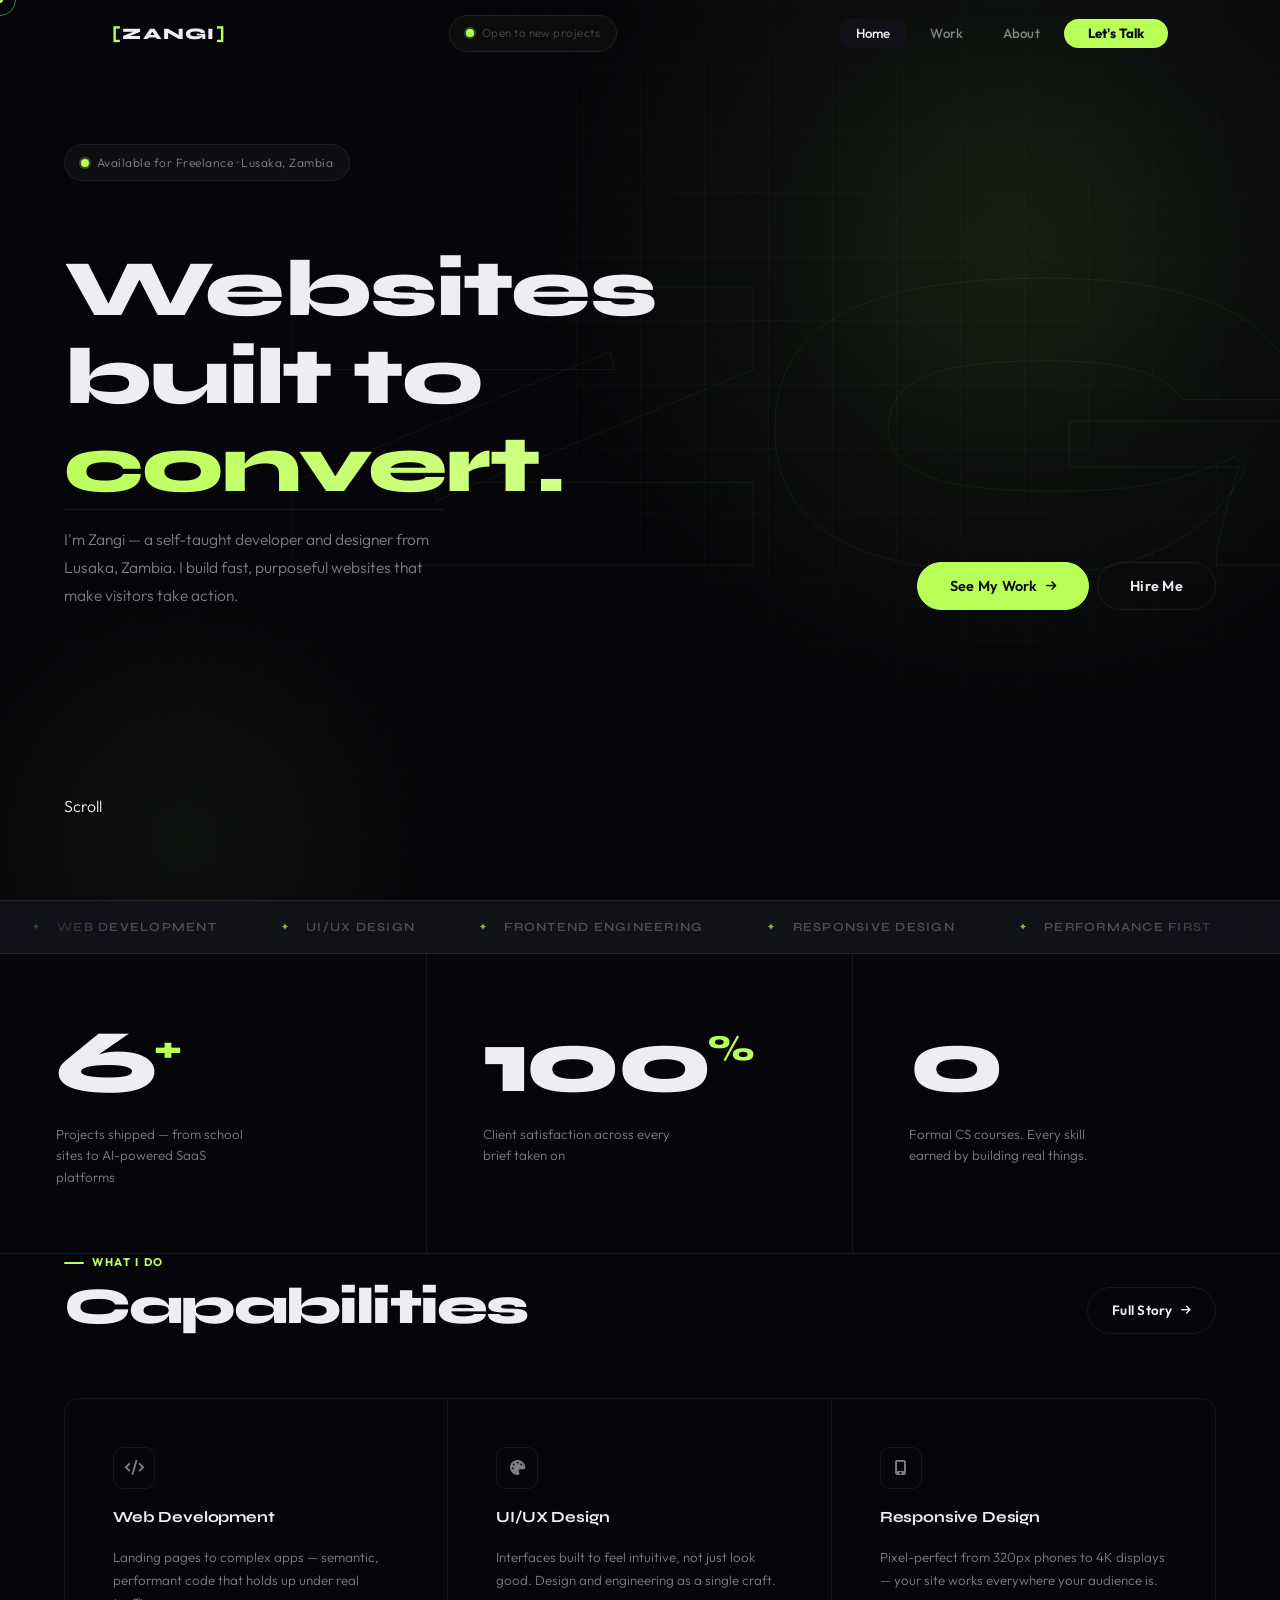
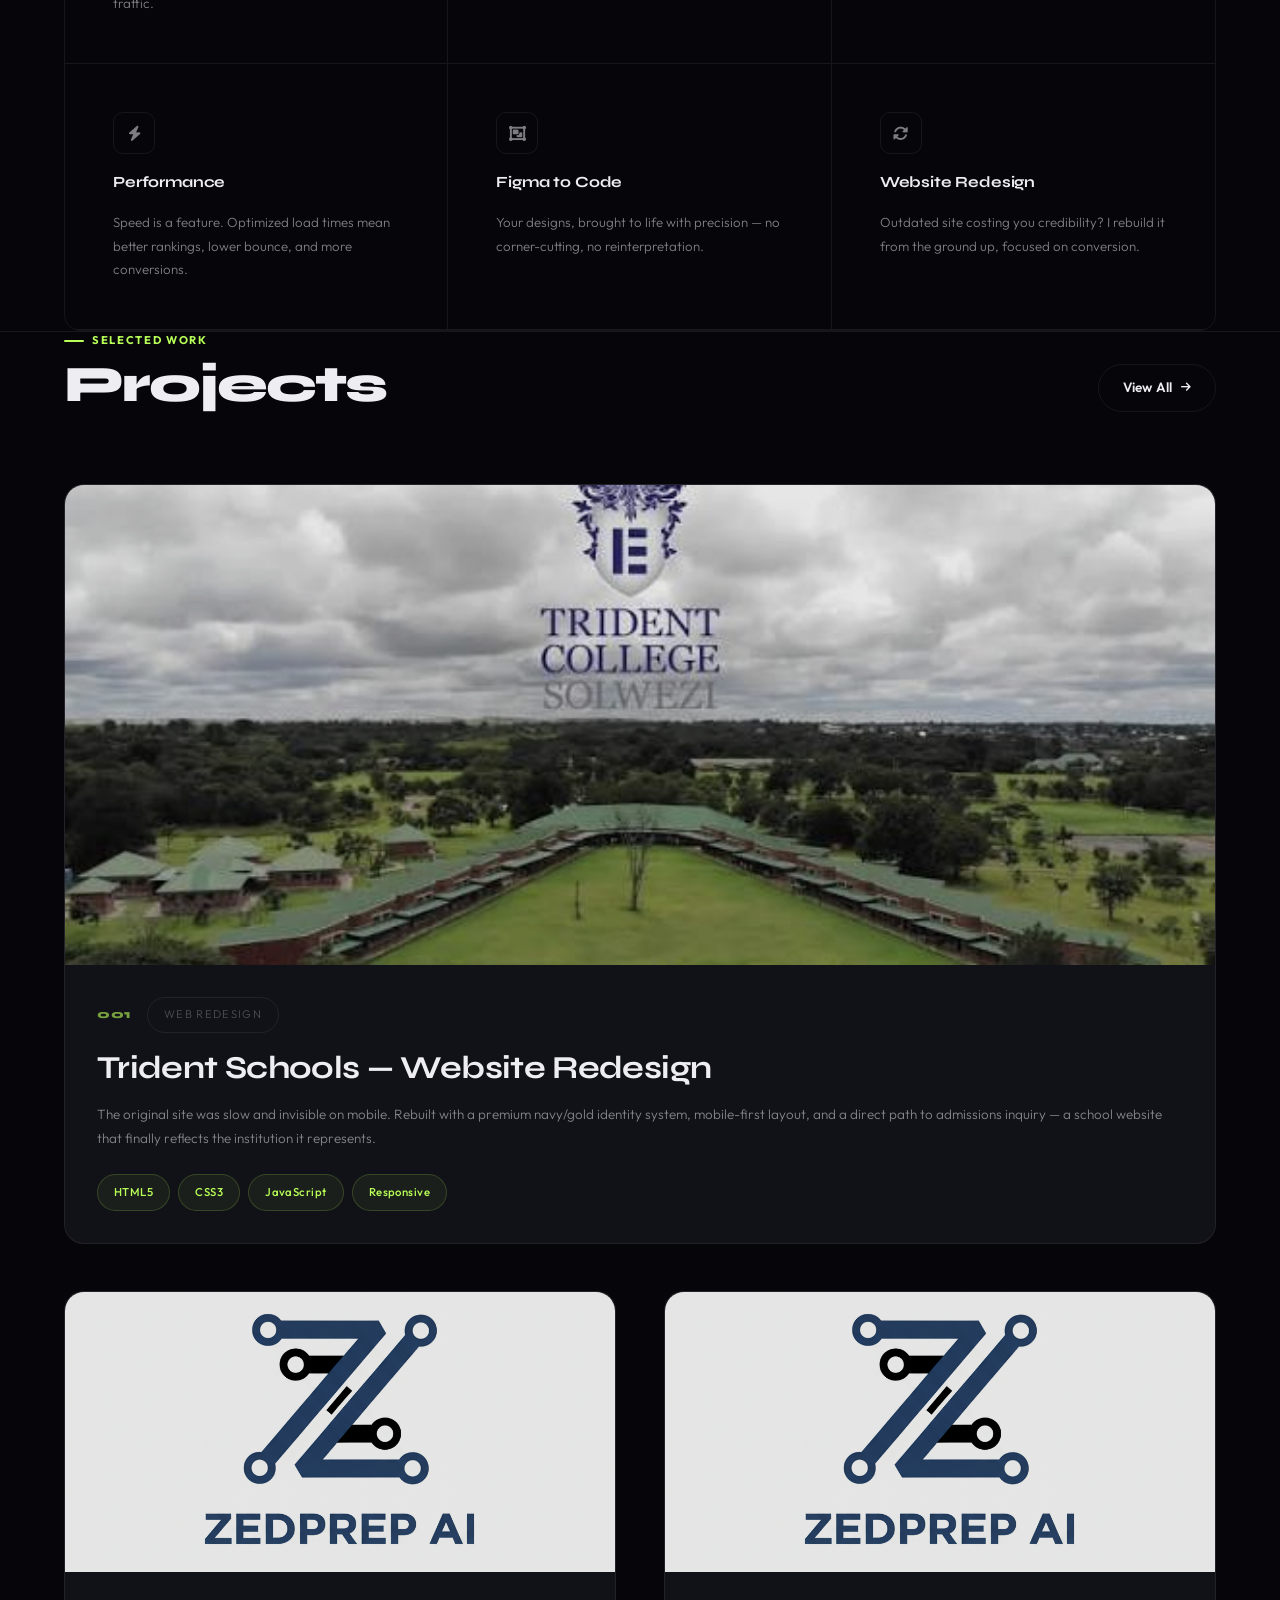
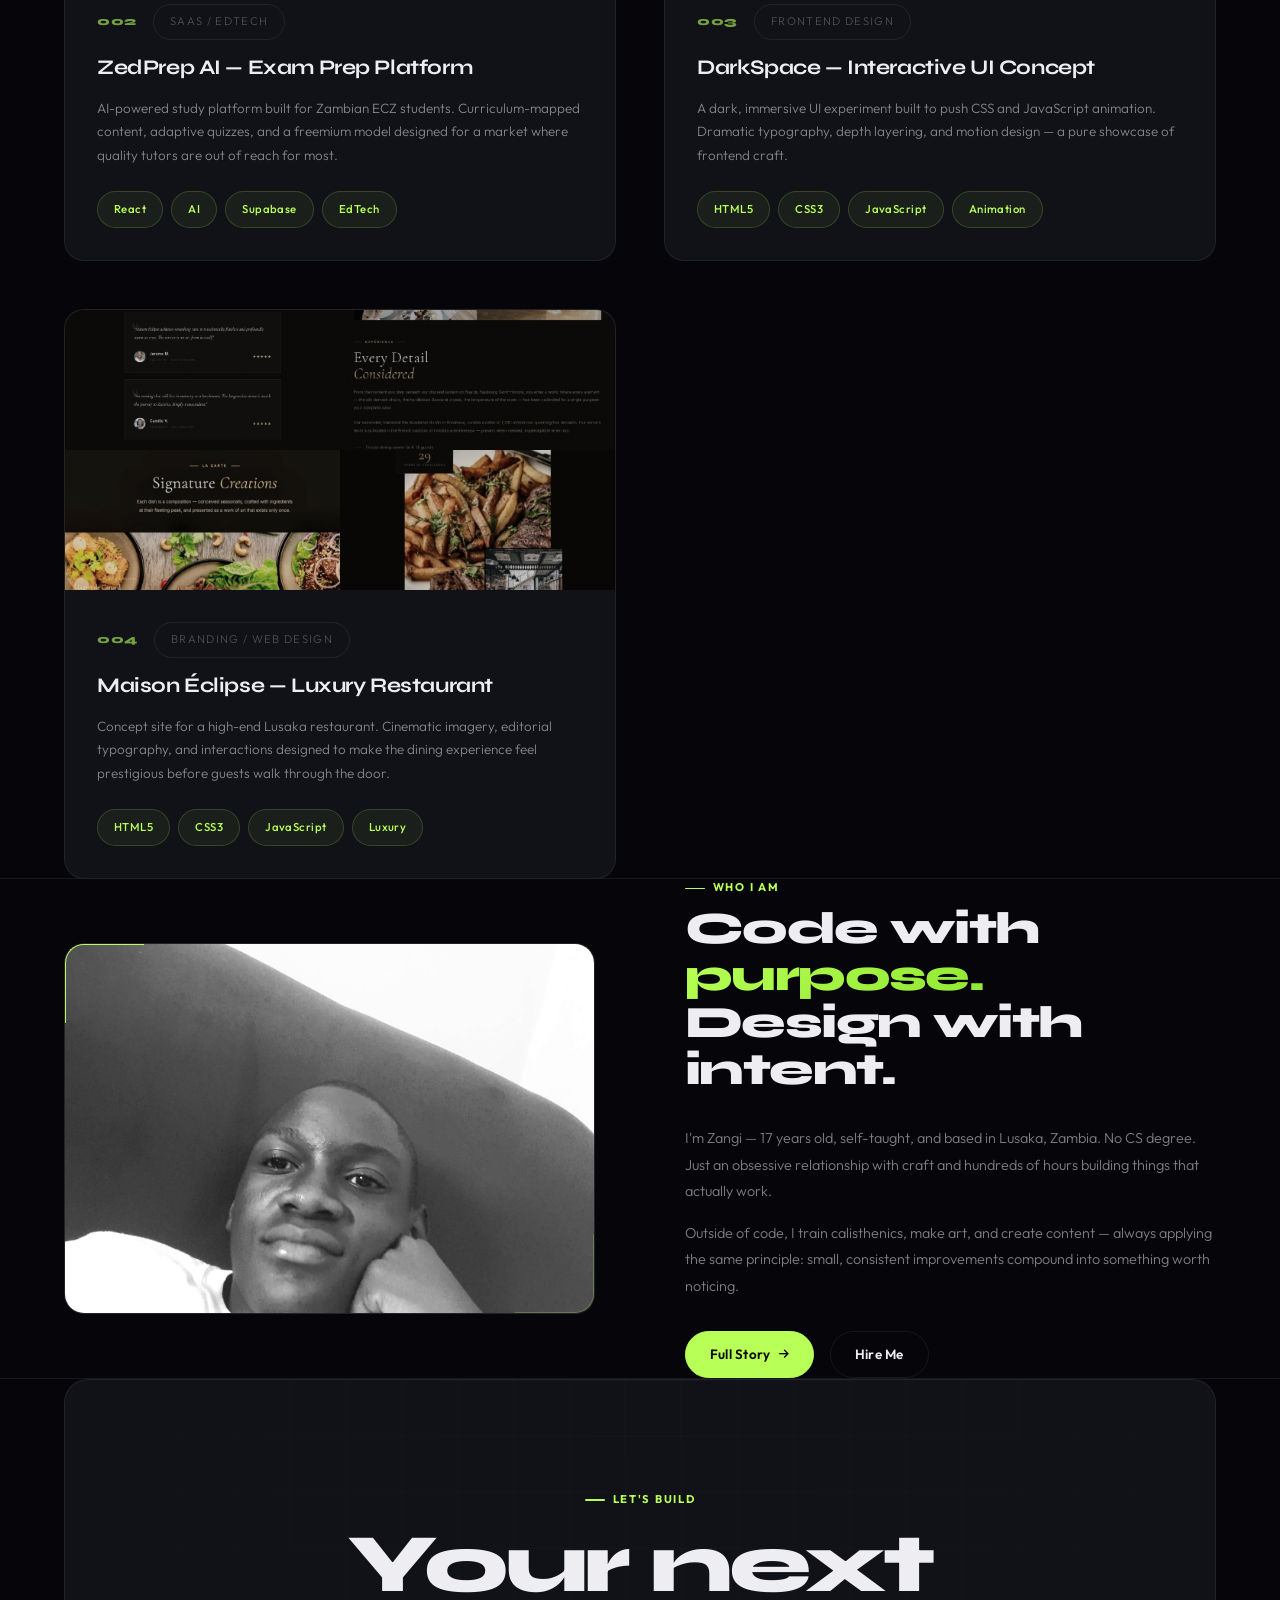
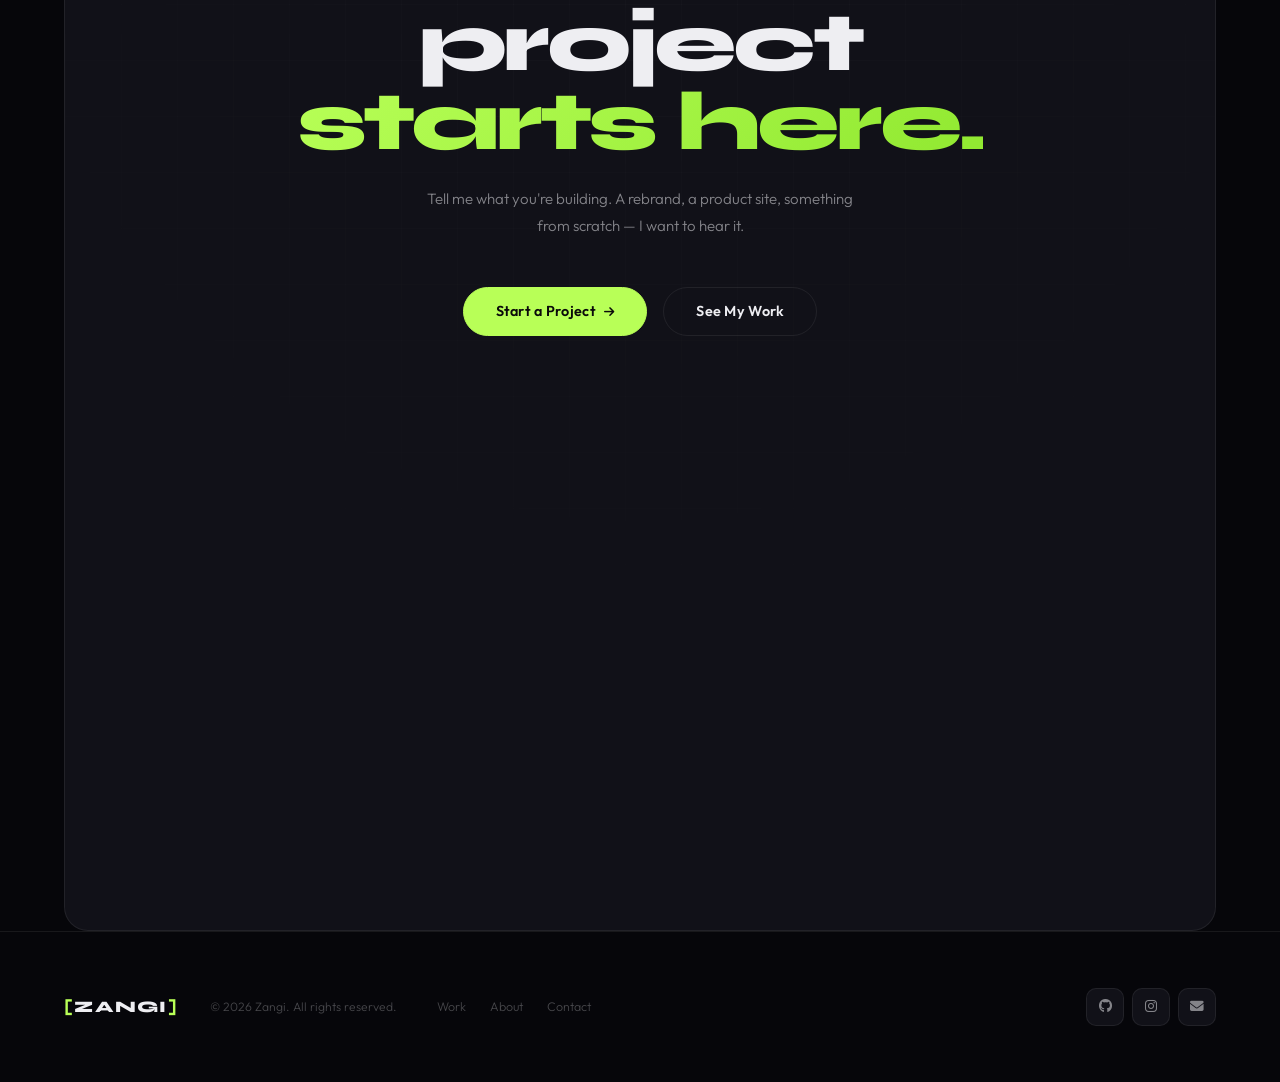
<file: index.html>
<!DOCTYPE html>
<html lang="en">
<head>
  <meta charset="UTF-8">
  <meta name="viewport" content="width=device-width, initial-scale=1.0">
  <meta name="description" content="Zangi — Developer & Designer crafting fast, purposeful websites. Available for freelance.">
  <title>Zangi — Developer & Designer</title>
  <link rel="preconnect" href="https://fonts.googleapis.com">
  <link rel="preconnect" href="https://fonts.gstatic.com" crossorigin>
  <link href="https://fonts.googleapis.com/css2?family=Syne:wght@400;500;600;700;800&family=Outfit:wght@300;400;500;600;700&display=swap" rel="stylesheet">
  <link rel="stylesheet" href="https://cdnjs.cloudflare.com/ajax/libs/font-awesome/6.5.1/css/all.min.css">
  <link rel="stylesheet" href="style.css">
  <style>

/* ── 8px spacing scale (margins, padding, gaps) ── */
:root {
  --s-0: 0;
  --s-1: 8px;
  --s-2: 16px;
  --s-3: 24px;
  --s-4: 32px;
  --s-5: 40px;
  --s-6: 48px;
  --s-7: 56px;
  --s-8: 64px;
  --s-9: 72px;
  --s-10: 80px;
  --s-12: 96px;
  --s-14: 112px;
  --s-16: 128px;
  --gutter-x: clamp(var(--s-3), 5vw, var(--s-8));
  --section-y-major: clamp(var(--s-10), 12vw, var(--s-16));
  --section-y-inner: clamp(var(--s-6), 8vw, var(--s-10));
}

/* Main page flow: one column grid; sections control vertical rhythm */
.page-main {
  display: grid;
  grid-template-columns: minmax(0, 1fr);
  align-content: start;
}

.section-block {
  border-bottom: 1px solid var(--border);
}


/* ═══════════════════════════════════════════════════════════
   HERO — Cinematic Split Layout
   ═══════════════════════════════════════════════════════════ */

.hero {
  min-height: 100svh;
  display: grid;
  grid-template-rows: 1fr auto;
  align-content: end;
  padding: 0 var(--gutter-x) clamp(var(--s-6), 8vw, var(--s-10));
  position: relative;
  overflow: hidden;
}

/* ── Atmospheric background ── */
.hero-bg { position: absolute; inset: 0; pointer-events: none; z-index: 0; }

.hero-bg-glow {
  position: absolute;
  top: -10%; right: -5%;
  width: clamp(500px, 65vw, 900px);
  height: clamp(500px, 65vw, 900px);
  background: radial-gradient(
    circle at 60% 40%,
    rgba(184, 255, 87, 0.10) 0%,
    rgba(184, 255, 87, 0.03) 40%,
    transparent 70%
  );
  animation: glowPulse 6s ease-in-out infinite alternate;
}

.hero-bg-glow-2 {
  position: absolute;
  bottom: -25%; left: -8%;
  width: clamp(350px, 45vw, 650px);
  height: clamp(350px, 45vw, 650px);
  background: radial-gradient(
    circle,
    rgba(184, 255, 87, 0.05) 0%,
    transparent 65%
  );
}

.hero-grid-lines {
  position: absolute; inset: 0;
  background-image:
    linear-gradient(var(--border) 1px, transparent 1px),
    linear-gradient(90deg, var(--border) 1px, transparent 1px);
  background-size: 64px 64px;
  mask-image: radial-gradient(ellipse 80% 80% at 60% 35%, black 0%, transparent 100%);
  opacity: 0.35;
}

/* Giant watermark number — cinematic depth */
.hero-bg-number {
  position: absolute;
  top: 50%; right: -2%;
  transform: translateY(-56%);
  font-family: var(--font-head);
  font-size: clamp(260px, 34vw, 480px);
  font-weight: 800;
  line-height: 1;
  color: transparent;
  -webkit-text-stroke: 1px rgba(184, 255, 87, 0.06);
  letter-spacing: -0.06em;
  user-select: none;
  pointer-events: none;
  z-index: 0;
}

/* ── Content layout ── */
.hero-content {
  position: relative; z-index: 1;
  max-width: 1400px; width: 100%; margin: 0 auto;
  padding-top: clamp(var(--s-12), 14vw, 144px);
  display: flex;
  flex-direction: column;
  gap: var(--s-0);
}

/* Eyebrow pill */
.hero-eyebrow {
  display: inline-flex; align-items: center; gap: var(--s-1);
  background: rgba(255,255,255,0.04);
  backdrop-filter: blur(12px);
  border: 1px solid var(--border);
  border-radius: 100px;
  padding: var(--s-1) var(--s-2) var(--s-1) var(--s-2);
  font-size: 0.75rem;
  letter-spacing: 0.04em;
  color: var(--text-2);
  margin-bottom: clamp(var(--s-5), 5vw, var(--s-8));
  width: fit-content;
  animation: fadeUp .8s var(--ease) both;
}

/* ── Headline ── */
.hero-title {
  font-family: var(--font-head);
  font-weight: 800;
  font-size: clamp(2.5rem, 5vw + 1rem, 8rem);
  
  /* Keeps multi-line massive text from having massive gaps */
  line-height: 1.1; 
  
  /* Heavy, large fonts usually look better pulled in slightly */
  letter-spacing: -0.02em; 
  
  /* Modern CSS: Automatically balances line lengths to avoid "orphaned" words */
  text-wrap: balance; 
  
  /* Optional: Prevents text from pushing outside the viewport on tiny screens */
  word-break: break-word; 
}


.hero-title .line { display: block; overflow: hidden; }

.hero-title .line-in {
  display: block;
  animation: slideUp .85s var(--ease) both;
}
.hero-title .line:nth-child(2) .line-in { animation-delay: .09s; }
.hero-title .line:nth-child(3) .line-in {
  animation-delay: .18s;
  color: var(--accent);
  background: linear-gradient(135deg, #b8ff57 0%, #d4ff8a 50%, #90e830 100%);
  -webkit-background-clip: text;
  -webkit-text-fill-color: transparent;
  background-clip: text;
}

/* ── Bottom row ── */
.hero-bottom {
  display: grid;
  grid-template-columns: 1fr auto;
  align-items: end;
  gap: clamp(var(--s-3), 4vw, var(--s-8));
  animation: fadeUp .9s var(--ease) .3s both;
}

@media (max-width: 640px) {
  .hero-bottom { grid-template-columns: 1fr; gap: var(--s-4); }
}

.hero-desc {
  max-width: 380px;
  font-size: clamp(0.88rem, 1.7vw, 0.97rem);
  color: var(--text-2);
  line-height: 1.8;
  padding-top: var(--s-2);
  border-top: 1px solid var(--border);
}

.hero-actions { display: flex; align-items: center; gap: var(--s-1); flex-wrap: wrap; }



/* ── Hero keyframes ── */
@keyframes glowPulse {
  from { opacity: 0.8; transform: scale(1); }
  to   { opacity: 1;   transform: scale(1.06); }
}
@keyframes scrollBar  { from { transform: scaleY(0); } to { transform: scaleY(1); } }
@keyframes fadeUp  { from { opacity:0; transform:translateY(24px); } to { opacity:1; transform:translateY(0); } }
@keyframes slideUp { from { transform:translateY(108%); } to { transform:translateY(0); } }
@keyframes fadeIn  { from { opacity:0; } to { opacity:1; } }


/* ═══════════════════════════════════════════════════════════
   PROJECT CARDS — Editorial Grid
   ═══════════════════════════════════════════════════════════ */

.projects-head {
  display: flex;
  align-items: flex-end;
  justify-content: space-between;
  gap: var(--s-3);
  flex-wrap: wrap;
  margin-bottom: clamp(var(--s-6), 6vw, var(--s-9));
}

/* Grid: 2-col on wide, 1-col on mobile */
.projects-grid,
.proj-list {
  display: grid;
  grid-template-columns: repeat(2, 1fr);
  gap: var(--s-6);
}

@media (max-width: 760px) {
  .projects-grid,
  .proj-list { grid-template-columns: 1fr; }
}

/* ── Card shell ── */
.project-card {
  background: var(--surface);
  border: 1px solid var(--border);
  border-radius: 20px;
  overflow: hidden;
  position: relative;
  transition:
    border-color .35s ease,
    transform .4s cubic-bezier(0.22, 1, 0.36, 1),
    box-shadow .4s ease;
  transform: translateY(0);
  box-shadow: none;
  will-change: transform;
}

.project-card:hover {
  border-color: rgba(184, 255, 87, 0.25);
  transform: translateY(-8px);
  box-shadow:
    0 24px 48px rgba(0,0,0,0.35),
    0 0 0 1px rgba(184,255,87,0.08),
    inset 0 1px 0 rgba(255,255,255,0.04);
}

/* First card spans full width — hero project */
.proj-list .project-card:first-child {
  grid-column: 1 / -1;
}

.proj-list .project-card:first-child .project-image {
  height: clamp(240px, 38vw, 480px);
}

.proj-list .project-card:first-child .project-title {
  font-size: clamp(1.3rem, 2.8vw, 2rem);
}

/* ── Image area ── */
.project-link {
  text-decoration: none;
  color: inherit;
  display: block;
  height: 100%;
}

.project-image {
  position: relative;
  width: 100%;
  height: clamp(200px, 25vw, 280px);
  overflow: hidden;
}

.project-image img {
  width: 100%;
  height: 100%;
  object-fit: cover;
  transition: transform .6s cubic-bezier(0.22, 1, 0.36, 1), filter .4s ease;
  filter: grayscale(30%) brightness(0.9);
}

.project-card:hover .project-image img {
  transform: scale(1.06);
  filter: grayscale(0%) brightness(1);
}

/* Gradient scrim */
.project-overlay {
  position: absolute;
  inset: 0;
  background: linear-gradient(
    to top,
    rgba(0,0,0,0.85) 0%,
    rgba(0,0,0,0.3) 50%,
    transparent 100%
  );
  display: flex;
  align-items: flex-end;
  padding: var(--s-3);
  opacity: 0;
  transition: opacity .3s ease;
}

.project-card:hover .project-overlay { opacity: 1; }

.project-view {
  color: var(--accent);
  font-size: 0.8rem;
  font-weight: 600;
  letter-spacing: 0.06em;
  text-transform: uppercase;
  display: flex;
  align-items: center;
  gap: var(--s-1);
}

/* ── Info area ── */
.project-info {
  padding: clamp(var(--s-3), 3vw, var(--s-4));
  display: flex;
  flex-direction: column;
  gap: var(--s-2);
}

.project-meta {
  display: flex;
  align-items: center;
  gap: var(--s-2);
}

.project-number {
  font-family: var(--font-head);
  font-size: 0.75rem;
  font-weight: 800;
  color: var(--accent);
  opacity: 0.6;
  letter-spacing: 0.05em;
}

.project-category {
  font-size: 0.7rem;
  text-transform: uppercase;
  letter-spacing: 0.12em;
  color: var(--text-3);
  padding: var(--s-1) var(--s-2);
  border: 1px solid var(--border);
  border-radius: 100px;
  transition: border-color .3s, color .3s;
}

.project-card:hover .project-category {
  border-color: rgba(184,255,87,0.25);
  color: var(--text-2);
}

.project-title {
  font-family: var(--font-head);
  font-size: clamp(1.05rem, 2vw, 1.3rem);
  font-weight: 700;
  line-height: 1.2;
  letter-spacing: -0.02em;
  color: var(--text-1);
  margin: 0;
  transition: color .3s;
}

.project-card:hover .project-title { color: #fff; }

.project-description {
  font-size: 0.84rem;
  color: var(--text-2);
  line-height: 1.75;
  margin: 0;
  display: -webkit-box;
  -webkit-line-clamp: 3;
  -webkit-box-orient: vertical;
  overflow: hidden;
}

/* ── Tags ── */
.project-tags {
  display: flex;
  flex-wrap: wrap;
  gap: var(--s-1);
  margin-top: var(--s-1);
}

.tag {
  padding: var(--s-1) var(--s-2);
  background: rgba(184, 255, 87, 0.06);
  border: 1px solid rgba(184, 255, 87, 0.18);
  border-radius: 100px;
  font-size: 0.71rem;
  font-weight: 500;
  letter-spacing: 0.04em;
  color: var(--accent);
  transition: background .25s, border-color .25s;
}

.project-card:hover .tag {
  background: rgba(184, 255, 87, 0.1);
  border-color: rgba(184, 255, 87, 0.3);
}

/* ── Responsive tweaks ── */
@media (max-width: 760px) {
  .proj-list .project-card:first-child { grid-column: 1; }
  .project-image { height: 220px; }
  .proj-list .project-card:first-child .project-image { height: 240px; }
}

/* ═══════════════════════════════════════════════════════════
   PAGE — Everything except Hero & Projects
   ═══════════════════════════════════════════════════════════ */


/* ── NAV ──────────────────────────────────────────────────── */
*, *::before, *::after { box-sizing: border-box; }

body {
  padding: 0;
  margin: 0;
}

.nav {
  position: fixed;
  top: 0; left: 0; right: 0;
  z-index: 100;
  transition: background .4s ease, border-color .4s ease, backdrop-filter .4s ease;
}

.nav.scrolled {
  background: rgba(8, 8, 8, 0.82);
  backdrop-filter: blur(18px) saturate(160%);
  -webkit-backdrop-filter: blur(18px) saturate(160%);
  border-bottom: 1px solid var(--border);
}

.nav-inner {
  max-width: 1400px;
  margin: 0 auto;
  padding: 0 var(--gutter-x);
  height: 72px;
  display: flex;
  align-items: center;
  justify-content: space-between;
  gap: var(--s-4);
}

.nav-logo {
  font-family: var(--font-head);
  font-size: 1rem;
  font-weight: 800;
  letter-spacing: 0.08em;
  text-decoration: none;
  color: var(--text-1);
  white-space: nowrap;
}

.nav-logo .bracket { color: var(--accent); }

.nav-status {
  display: flex;
  align-items: center;
  gap: var(--s-1);
  font-size: 0.72rem;
  color: var(--text-3);
  letter-spacing: 0.04em;
  border: 1px solid var(--border);
  padding: var(--s-1) var(--s-2);
  border-radius: 100px;
  background: rgba(184,255,87,0.03);
}

@media (max-width: 680px) { .nav-status { display: none; } }

.status-dot {
  width: 8px; height: 8px;
  border-radius: 50%;
  background: var(--accent);
  box-shadow: 0 0 0 2px rgba(184,255,87,0.25);
  animation: statusPulse 2.4s ease-in-out infinite;
  flex-shrink: 0;
}

@keyframes statusPulse {
  0%, 100% { box-shadow: 0 0 0 2px rgba(184,255,87,0.25); }
  50%       { box-shadow: 0 0 0 8px rgba(184,255,87,0.08); }
}

.nav-links {
  display: flex;
  align-items: center;
  gap: var(--s-1);
}

@media (max-width: 820px) { .nav-links { display: none; } }

.nav-link {
  font-size: 0.83rem;
  font-weight: 500;
  letter-spacing: 0.01em;
  color: var(--text-2);
  text-decoration: none;
  padding: var(--s-1) var(--s-2);
  border-radius: var(--s-1);
  transition: color .2s, background .2s;
}

.nav-link:hover,
.nav-link.active {
  color: var(--text-1);
  background: var(--surface);
}

.nav-link.nav-cta {
  background: var(--accent);
  color: #0a0a0a;
  font-weight: 700;
  padding: var(--s-1) var(--s-3);
  border-radius: 100px;
  transition: opacity .2s, transform .2s;
}

.nav-link.nav-cta:hover {
  background: var(--accent);
  color: #0a0a0a;
  opacity: 0.88;
  transform: translateY(-1px);
}

/* Burger */
.nav-burger {
  display: none;
  flex-direction: column;
  gap: var(--s-1);
  background: none;
  border: none;
  cursor: pointer;
  padding: var(--s-1);
}

@media (max-width: 820px) { .nav-burger { display: flex; } }

.nav-burger span {
  display: block;
  width: 22px; height: 1.5px;
  background: var(--text-1);
  border-radius: 2px;
  transition: transform .3s ease, opacity .3s;
}

.nav-burger.open span:nth-child(1) { transform: translateY(8px) rotate(45deg); }
.nav-burger.open span:nth-child(2) { opacity: 0; }
.nav-burger.open span:nth-child(3) { transform: translateY(-8px) rotate(-45deg); }

/* Drawer */
.nav-drawer {
  position: fixed;
  top: 72px; left: 0; right: 0;
  background: rgba(8, 8, 8, 0.96);
  backdrop-filter: blur(20px);
  -webkit-backdrop-filter: blur(20px);
  border-bottom: 1px solid var(--border);
  display: flex;
  flex-direction: column;
  padding: var(--s-2) var(--gutter-x) var(--s-3);
  gap: var(--s-1);
  transform: translateY(calc(-1 * var(--s-1)));
  opacity: 0;
  pointer-events: none;
  transition: transform .3s var(--ease), opacity .3s ease;
  z-index: 99;
}

.nav-drawer.open {
  transform: translateY(0);
  opacity: 1;
  pointer-events: all;
}

.nav-drawer .nav-link {
  font-size: 1rem;
  padding: var(--s-2);
}


/* ── MARQUEE STRIP ────────────────────────────────────────── */

.marquee-wrap {
  overflow: hidden;
  border-top: 1px solid var(--border);
  border-bottom: 1px solid var(--border);
  background: var(--surface);
  padding: var(--s-2) 0;
  position: relative;
}

.marquee-wrap::before,
.marquee-wrap::after {
  content: '';
  position: absolute;
  top: 0; bottom: 0;
  width: 120px;
  z-index: 2;
  pointer-events: none;
}

.marquee-wrap::before {
  left: 0;
  background: linear-gradient(to right, var(--surface), transparent);
}

.marquee-wrap::after {
  right: 0;
  background: linear-gradient(to left, var(--surface), transparent);
}

.marquee-track {
  display: flex;
  gap: 0;
  width: max-content;
  animation: marqueeScroll 28s linear infinite;
}

.marquee-wrap:hover .marquee-track {
  animation-play-state: paused;
}

@keyframes marqueeScroll {
  from { transform: translateX(0); }
  to   { transform: translateX(-50%); }
}

.marquee-item {
  display: flex;
  align-items: center;
  gap: var(--s-2);
  padding: 0 var(--s-4);
  font-size: 0.78rem;
  font-weight: 600;
  letter-spacing: 0.1em;
  text-transform: uppercase;
  color: var(--text-3);
  white-space: nowrap;
  transition: color .2s;
}

.marquee-item .dot {
  color: var(--accent);
  font-size: 0.55rem;
  flex-shrink: 0;
}


/* ── STATS ROW ────────────────────────────────────────────── */

.stats-row {
  display: grid;
  grid-template-columns: repeat(3, 1fr);
  border-bottom: 1px solid var(--border);
}

@media (max-width: 600px) {
  .stats-row { grid-template-columns: 1fr; }
}

.stat {
  padding: clamp(var(--s-5), 5.5vw, var(--s-8)) clamp(var(--s-3), 4.5vw, var(--s-7));
  border-right: 1px solid var(--border);
  position: relative;
  overflow: hidden;
  transition: background .3s;
  display: flex;
  flex-direction: column;
  align-items: flex-start;
  gap: var(--s-2);
}

.stat::before {
  content: '';
  position: absolute;
  bottom: 0; left: 0;
  height: 2px;
  width: 0;
  background: var(--accent);
  transition: width .5s cubic-bezier(0.22, 1, 0.36, 1);
}

.stat:hover::before { width: 100%; }
.stat:hover { background: rgba(184,255,87,0.02); }
.stat:last-child { border-right: none; }

@media (max-width: 600px) {
  .stat { border-right: none; border-bottom: 1px solid var(--border); }
  .stat:last-child { border-bottom: none; }
}

.stat-num {
  font-family: var(--font-head);
  font-size: clamp(2.8rem, 7vw, 6rem);
  font-weight: 800;
  letter-spacing: -0.05em;
  line-height: 1;
  color: var(--text-1);
  margin: 0;
}

.stat-num sup {
  font-size: .4em;
  color: var(--accent);
  vertical-align: super;
  letter-spacing: 0;
}

.stat-txt {
  font-size: 0.83rem;
  color: var(--text-2);
  line-height: 1.65;
  max-width: 210px;
  margin: 0;
}


/* ── SERVICES ─────────────────────────────────────────────── */

.services-head {
  display: flex;
  align-items: flex-end;
  justify-content: space-between;
  gap: var(--s-3);
  flex-wrap: wrap;
  margin-bottom: clamp(var(--s-6), 6vw, var(--s-8));
}

.services-grid {
  display: grid;
  grid-template-columns: repeat(3, 1fr);
  border: 1px solid var(--border);
  border-radius: var(--radius);
  overflow: hidden;
}

@media (max-width: 900px) { .services-grid { grid-template-columns: repeat(2, 1fr); } }
@media (max-width: 560px) { .services-grid { grid-template-columns: 1fr; } }

.svc {
  padding: clamp(var(--s-4), 4vw, var(--s-6));
  border-right: 1px solid var(--border);
  border-bottom: 1px solid var(--border);
  position: relative;
  overflow: hidden;
  transition: background .3s;
  display: flex;
  flex-direction: column;
  align-items: flex-start;
  gap: var(--s-2);
}

.svc::after {
  content: '';
  position: absolute;
  top: 0; right: 0;
  width: 0; height: 0;
  border-style: solid;
  border-width: 0 28px 28px 0;
  border-color: transparent rgba(184,255,87,0.12) transparent transparent;
  opacity: 0;
  transition: opacity .3s;
}

.svc:hover::after { opacity: 1; }
.svc:hover { background: rgba(184,255,87,0.025); }

.svc:nth-child(3n) { border-right: none; }

@media (max-width: 900px) {
  .svc:nth-child(3n) { border-right: 1px solid var(--border); }
  .svc:nth-child(2n) { border-right: none; }
}

@media (max-width: 560px) { .svc { border-right: none; } }

.svc-icon {
  width: 42px; height: 42px;
  border-radius: 10px;
  border: 1px solid var(--border);
  display: flex;
  align-items: center;
  justify-content: center;
  font-size: 0.95rem;
  color: var(--text-2);
  margin-bottom: 0;
  transition: color .3s, border-color .3s, background .3s;
}

.svc:hover .svc-icon {
  color: var(--accent);
  border-color: rgba(184,255,87,0.3);
  background: rgba(184,255,87,0.06);
}

.svc-name {
  font-family: var(--font-head);
  font-size: 0.97rem;
  font-weight: 700;
  letter-spacing: -0.01em;
  margin-bottom: 0;
  color: var(--text-1);
}

.svc-desc {
  font-size: 0.83rem;
  color: var(--text-2);
  line-height: 1.75;
  margin: 0;
}


/* ── ABOUT TEASER ─────────────────────────────────────────── */

.about-teaser {
  display: grid;
  grid-template-columns: 1fr 1fr;
  gap: clamp(var(--s-6), 7vw, 104px);
  align-items: center;
}

@media (max-width: 500px) {
  .about-teaser { grid-template-columns: 1fr; }
}

.about-teaser-img {
  aspect-ratio: 420/293;
  border-radius: 20px;
  background: var(--surface);
  border: 1px solid var(--border);
  overflow: hidden;
  position: relative;
}

.about-teaser-img::before {
  content: '';
  position: absolute;
  top: -1px; left: -1px;
  width: 80px; height: 80px;
  border-top: 2px solid var(--accent);
  border-left: 2px solid var(--accent);
  border-radius: 20px 0 0 0;
  z-index: 2;
  pointer-events: none;
}

.about-teaser-img::after {
  content: '';
  position: absolute;
  bottom: -1px; right: -1px;
  width: 80px; height: 80px;
  border-bottom: 2px solid rgba(184,255,87,0.25);
  border-right: 2px solid rgba(184,255,87,0.25);
  border-radius: 0 0 20px 0;
  z-index: 2;
  pointer-events: none;
}

.about-teaser-img-inner {
  width: 100%; height: 100%;
  background: linear-gradient(145deg, var(--surface-2) 0%, var(--surface-3) 100%);
  display: flex;
  flex-direction: column;
  align-items: center;
  justify-content: center;
  gap: var(--s-2);
}

.about-teaser-img:hover .about-avatar-icon {
  transform: scale(1.06);
  box-shadow: 0 0 32px rgba(184,255,87,0.15);
}

.about-teaser-tag {
  font-size: 0.76rem;
  color: var(--text-2);
  background: rgba(255,255,255,0.04);
  border: 1px solid var(--border);
  padding: var(--s-1) var(--s-2);
  border-radius: 100px;
  letter-spacing: 0.04em;
}

.about-teaser-h {
  font-family: var(--font-head);
  font-weight: 800;
  font-size: clamp(1.7rem, 3.8vw, 2.8rem);
  line-height: 1.05;
  letter-spacing: -0.035em;
  margin: 0;
}

.about-teaser .section-head-stack {
  margin-bottom: var(--s-4);
}

.about-teaser-p {
  font-size: 0.9rem;
  color: var(--text-2);
  line-height: 1.82;
  margin-bottom: var(--s-2);
}

.about-teaser-p:last-of-type {
  margin-bottom: var(--s-4);
}

.about-teaser-actions {
  display: flex;
  gap: var(--s-2);
  flex-wrap: wrap;
  margin-top: var(--s-2);
}


/* ── CTA BANNER ───────────────────────────────────────────── */

.cta-banner {
  aspect-ratio: 1/1;
  background: var(--surface);
  border: 1px solid var(--border);
  border-radius: var(--s-3);
  padding: clamp(var(--s-7), 8vw, 104px) clamp(var(--s-4), 6vw, var(--s-12));
  text-align: center;
  position: relative;
  overflow: hidden;
}

.cta-banner::before {
  content: '';
  position: absolute;
  top: -50%; left: 50%;
  transform: translateX(-50%);
  width: 700px; height: 500px;
  background: radial-gradient(ellipse, rgba(184,255,87,0.1) 0%, transparent 65%);
  pointer-events: none;
}

.cta-banner::after {
  content: '';
  position: absolute;
  inset: 0;
  background-image:
    linear-gradient(var(--border) 1px, transparent 1px),
    linear-gradient(90deg, var(--border) 1px, transparent 1px);
  background-size: 56px 56px;
  mask-image: radial-gradient(ellipse 70% 80% at 50% 0%, black 0%, transparent 100%);
  opacity: 0.3;
  pointer-events: none;
}

.cta-banner > * { position: relative; z-index: 1; }

.cta-banner-h {
  font-family: var(--font-head);
  font-weight: 800;
  letter-spacing: -0.045em;
  font-size: clamp(2.2rem, 6.5vw, 6.5rem);
  line-height: 0.95;
  margin-bottom: var(--s-3);
}

.cta-banner-p {
  font-size: 0.94rem;
  color: var(--text-2);
  max-width: 440px;
  margin: 0 auto var(--s-6);
  line-height: 1.78;
}

.cta-actions {
  display: flex;
  gap: var(--s-2);
  justify-content: center;
  flex-wrap: wrap;
}

.label--center {
  justify-content: center;
  margin-bottom: var(--s-3);
  width: 100%;
}


/* ── SHARED BUTTON STYLES ─────────────────────────────────── */

.btn {
  display: inline-flex;
  align-items: center;
  gap: var(--s-1);
  font-size: 0.84rem;
  font-weight: 600;
  letter-spacing: 0.02em;
  text-decoration: none;
  padding: var(--s-2) var(--s-3);
  border-radius: 100px;
  border: 1px solid transparent;
  cursor: pointer;
  transition: transform .25s var(--ease), opacity .2s, box-shadow .25s, background .2s, border-color .2s;
  white-space: nowrap;
}

.btn:hover { transform: translateY(-2px); }
.btn:active { transform: translateY(0); }

.btn-primary {
  background: var(--accent);
  color: #0a0a0a;
  border-color: var(--accent);
}

.btn-primary:hover {
  opacity: 0.88;
  box-shadow: 0 8px 24px rgba(184,255,87,0.25);
}

.btn-outline {
  background: transparent;
  color: var(--text-1);
  border-color: var(--border);
}

.btn-outline:hover {
  background: var(--surface);
  border-color: var(--border-2);
}

.btn-lg {
  font-size: 0.9rem;
  padding: var(--s-2) var(--s-4);
}


/* ── LABEL & HEADINGS ─────────────────────────────────────── */

.label {
  display: inline-flex;
  align-items: center;
  gap: var(--s-1);
  font-size: 0.7rem;
  font-weight: 700;
  letter-spacing: 0.15em;
  text-transform: uppercase;
  color: var(--accent);
  margin-bottom: var(--s-2);
}

.label::before {
  content: '';
  display: block;
  width: 20px; height: 1.5px;
  background: var(--accent);
  border-radius: 2px;
  flex-shrink: 0;
}

.h2 {
  font-family: var(--font-head);
  font-weight: 800;
  font-size: clamp(1.8rem, 4vw, 3.2rem);
  letter-spacing: -0.035em;
  line-height: 1.05;
  color: var(--text-1);
}

.text-accent {
  color: var(--accent);
  background: linear-gradient(135deg, #b8ff57, #90e830);
  -webkit-background-clip: text;
  -webkit-text-fill-color: transparent;
  background-clip: text;
}

.section {
  padding: var(--section-y-major) 0;
}

.section--tight-top {
  padding-top: var(--section-y-inner);
}

.wrap {
  max-width: 1400px;
  margin: 0 auto;
  padding: 0 var(--gutter-x);
}

/* Tight vertical stack: label + title (Gestalt: related) */
.section-head-stack {
  display: flex;
  flex-direction: column;
  gap: var(--s-1);
}

.section-head-stack .label {
  margin-bottom: 0;
}


/* ── SCROLL REVEAL ────────────────────────────────────────── */

.reveal {
  opacity: 0;
  transform: translateY(var(--s-4));
  transition: opacity .7s var(--ease), transform .7s var(--ease);
}

.reveal.visible {
  opacity: 1;
  transform: translateY(0);
}

.d1 { transition-delay: .1s; }
.d2 { transition-delay: .2s; }
.d3 { transition-delay: .3s; }


/* ── FOOTER ───────────────────────────────────────────────── */

footer {
  border-top: 1px solid var(--border);
  padding: clamp(var(--s-4), 5vw, var(--s-7)) var(--gutter-x);
}

.footer-inner {
  max-width: 1400px;
  margin: 0 auto;
  display: grid;
  grid-template-columns: 1fr auto;
  align-items: center;
  gap: var(--s-3);
}

@media (max-width: 720px) {
  .footer-inner {
    grid-template-columns: 1fr;
    justify-items: start;
    row-gap: var(--s-4);
  }
}

.footer-left {
  display: flex;
  align-items: center;
  gap: clamp(var(--s-2), 3vw, var(--s-4));
  flex-wrap: wrap;
}

.footer-copy {
  font-size: 0.76rem;
  color: var(--text-3);
}

.footer-nav {
  display: flex;
  gap: var(--s-1);
}

.footer-nav a {
  font-size: 0.78rem;
  color: var(--text-3);
  text-decoration: none;
  padding: var(--s-1);
  border-radius: var(--s-1);
  transition: color .2s, background .2s;
}

.footer-nav a:hover {
  color: var(--text-1);
  background: var(--surface);
}

.socials { display: flex; gap: var(--s-1); }

.social {
  width: 38px; height: 38px;
  border-radius: 10px;
  border: 1px solid var(--border);
  background: var(--surface);
  display: flex;
  align-items: center;
  justify-content: center;
  font-size: 0.85rem;
  color: var(--text-2);
  text-decoration: none;
  transition: color .25s, border-color .25s, background .25s, transform .25s;
}

.social:hover {
  color: var(--accent);
  border-color: rgba(184,255,87,0.3);
  background: rgba(184,255,87,0.05);
  transform: translateY(-2px);
}


/* ── CURSOR ───────────────────────────────────────────────── */

.c-dot {
  width: 6px; height: 6px;
  background: var(--accent);
  border-radius: 50%;
  position: fixed;
  pointer-events: none;
  z-index: 9999;
  transition: transform .1s ease;
  transform: translate(-50%, -50%);
}

.c-ring {
  width: 32px; height: 32px;
  border: 1px solid rgba(184,255,87,0.45);
  border-radius: 50%;
  position: fixed;
  pointer-events: none;
  z-index: 9998;
  transition: transform .18s ease, width .25s, height .25s, border-color .25s;
  transform: translate(-50%, -50%);
}

body:has(a:hover) .c-ring,
body:has(button:hover) .c-ring {
  width: 48px; height: 48px;
  border-color: rgba(184,255,87,0.25);
}


/* ── BG DOTS ──────────────────────────────────────────────── */

.bg-dots {
  position: fixed; inset: 0;
  background-image: radial-gradient(circle, rgba(255,255,255,0.03) 1px, transparent 1px);
  background-size: 28px 28px;
  pointer-events: none;
  z-index: 0;
}


/* ── MISC UTILITIES ───────────────────────────────────────── */

::selection {
  background: rgba(184,255,87,0.25);
  color: #fff;
}

::-webkit-scrollbar { width: 4px; }
::-webkit-scrollbar-track { background: transparent; }
::-webkit-scrollbar-thumb {
  background: var(--border);
  border-radius: 4px;
}
::-webkit-scrollbar-thumb:hover { background: var(--border-2); }

  </style>
</head>
<body>

  <div class="bg-dots"></div>
  <div class="c-dot" id="cDot"></div>
  <div class="c-ring" id="cRing"></div>

  <!-- NAV -->
  <nav class="nav" id="nav">
    <div class="nav-inner">
      <a href="index.html" class="nav-logo"><span class="bracket">[</span>ZANGI<span class="bracket">]</span></a>
      <div class="nav-status"><div class="status-dot"></div>Open to new projects</div>
      <div class="nav-links">
        <a href="index.html"   class="nav-link active" data-page="index.html">Home</a>
        <a href="work.html"    class="nav-link" data-page="work.html">Work</a>
        <a href="about.html"   class="nav-link" data-page="about.html">About</a>
        <a href="contact.html" class="nav-link nav-cta" data-page="contact.html">Let's Talk</a>
      </div>
      <button class="nav-burger" id="burger" aria-label="Menu">
        <span></span><span></span><span></span>
      </button>
    </div>
  </nav>

  <nav class="nav-drawer" id="drawer">
    <a href="index.html"   class="nav-link" data-page="index.html">Home</a>
    <a href="work.html"    class="nav-link" data-page="work.html">Work</a>
    <a href="about.html"   class="nav-link" data-page="about.html">About</a>
    <a href="contact.html" class="nav-link nav-cta" data-page="contact.html">Let's Talk →</a>
  </nav>

  <!-- HERO -->
  <section class="hero">
    <div class="hero-bg">
      <div class="hero-bg-glow"></div>
      <div class="hero-bg-glow-2"></div>
      <div class="hero-grid-lines"></div>
      <div class="hero-bg-number">ZG</div>
    </div>
    <div class="hero-content">
      <div class="hero-eyebrow">
        <div class="status-dot"></div>
        Available for Freelance · Lusaka, Zambia
      </div>
      <h1 class="hero-title">
        <span class="line"><span class="line-in">Websites</span></span>
        <span class="line"><span class="line-in">built to</span></span>
        <span class="line"><span class="line-in">convert.</span></span>
      </h1>
      <div class="hero-bottom">
        <p class="hero-desc">
          I'm Zangi — a self-taught developer and designer from Lusaka, Zambia.
          I build fast, purposeful websites that make visitors take action.
        </p>
        <div class="hero-actions">
          <a href="work.html" class="btn btn-primary btn-lg">
            <span>See My Work</span>
            <i class="fas fa-arrow-right"></i>
          </a>
          <a href="contact.html" class="btn btn-outline btn-lg">
            <span>Hire Me</span>
          </a>
        </div>
      </div>
    </div>
    <div class="hero-scroll">
      <span class="hero-scroll-label">Scroll</span>
      <div class="hero-scroll-bar"></div>
    </div>
  </section>

  <main class="page-main">

  <!-- MARQUEE -->
  <div class="marquee-wrap">
    <div class="marquee-track">
      <div class="marquee-item"><span class="dot">✦</span> Web Development</div>
      <div class="marquee-item"><span class="dot">✦</span> UI/UX Design</div>
      <div class="marquee-item"><span class="dot">✦</span> Frontend Engineering</div>
      <div class="marquee-item"><span class="dot">✦</span> Responsive Design</div>
      <div class="marquee-item"><span class="dot">✦</span> Performance First</div>
      <div class="marquee-item"><span class="dot">✦</span> Clean Code</div>
      <div class="marquee-item"><span class="dot">✦</span> Figma to Code</div>
      <div class="marquee-item"><span class="dot">✦</span> Web Development</div>
      <div class="marquee-item"><span class="dot">✦</span> UI/UX Design</div>
      <div class="marquee-item"><span class="dot">✦</span> Frontend Engineering</div>
      <div class="marquee-item"><span class="dot">✦</span> Responsive Design</div>
      <div class="marquee-item"><span class="dot">✦</span> Performance First</div>
      <div class="marquee-item"><span class="dot">✦</span> Clean Code</div>
      <div class="marquee-item"><span class="dot">✦</span> Figma to Code</div>
    </div>
  </div>

  <!-- STATS — fixed wrapper structure -->
  <div class="stats-row">
    <div class="stat reveal d1">
      <div class="stat-num">6<sup>+</sup></div>
      <p class="stat-txt">Projects shipped — from school sites to AI-powered SaaS platforms</p>
    </div>
    <div class="stat reveal d2">
      <div class="stat-num">100<sup>%</sup></div>
      <p class="stat-txt">Client satisfaction across every brief taken on</p>
    </div>
    <div class="stat reveal d3">
      <div class="stat-num">0</div>
      <p class="stat-txt">Formal CS courses. Every skill earned by building real things.</p>
    </div>
  </div>

  <!-- SERVICES -->
  <div class="section-block">
    <div class="wrap section">
      <div class="services-head reveal">
        <div class="section-head-stack">
          <div class="label">What I Do</div>
          <h2 class="h2">Capabilities</h2>
        </div>
        <a href="about.html" class="btn btn-outline">Full Story <i class="fas fa-arrow-right"></i></a>
      </div>
      <div class="services-grid reveal">
        <div class="svc">
          <div class="svc-icon"><i class="fas fa-code"></i></div>
          <div class="svc-name">Web Development</div>
          <p class="svc-desc">Landing pages to complex apps — semantic, performant code that holds up under real traffic.</p>
        </div>
        <div class="svc">
          <div class="svc-icon"><i class="fas fa-palette"></i></div>
          <div class="svc-name">UI/UX Design</div>
          <p class="svc-desc">Interfaces built to feel intuitive, not just look good. Design and engineering as a single craft.</p>
        </div>
        <div class="svc">
          <div class="svc-icon"><i class="fas fa-mobile-alt"></i></div>
          <div class="svc-name">Responsive Design</div>
          <p class="svc-desc">Pixel-perfect from 320px phones to 4K displays — your site works everywhere your audience is.</p>
        </div>
        <div class="svc">
          <div class="svc-icon"><i class="fas fa-bolt"></i></div>
          <div class="svc-name">Performance</div>
          <p class="svc-desc">Speed is a feature. Optimized load times mean better rankings, lower bounce, and more conversions.</p>
        </div>
        <div class="svc">
          <div class="svc-icon"><i class="fas fa-object-group"></i></div>
          <div class="svc-name">Figma to Code</div>
          <p class="svc-desc">Your designs, brought to life with precision — no corner-cutting, no reinterpretation.</p>
        </div>
        <div class="svc">
          <div class="svc-icon"><i class="fas fa-sync-alt"></i></div>
          <div class="svc-name">Website Redesign</div>
          <p class="svc-desc">Outdated site costing you credibility? I rebuild it from the ground up, focused on conversion.</p>
        </div>
      </div>
    </div>
  </div>

  <!-- FEATURED PROJECTS -->
  <div class="section-block">
    <div class="wrap section">
      <div class="projects-head reveal">
        <div class="section-head-stack">
          <div class="label">Selected Work</div>
          <h2 class="h2">Projects</h2>
        </div>
        <a href="work.html" class="btn btn-outline">View All <i class="fas fa-arrow-right"></i></a>
      </div>

      <div class="proj-list">

        <!-- Project 001 — Trident Schools -->
        <article class="project-card reveal">
          <a href="https://tridentredesign.vercel.app/" class="project-link">
            <div class="project-image">
              <img src="images (2).jpeg" alt="Trident Schools Website Redesign">
              <div class="project-overlay">
                <span class="project-view">View Project <i class="fas fa-arrow-right"></i></span>
              </div>
            </div>
            <div class="project-info">
              <div class="project-meta">
                <span class="project-number">001</span>
                <span class="project-category">Web Redesign</span>
              </div>
              <h3 class="project-title">Trident Schools — Website Redesign</h3>
              <p class="project-description">
                The original site was slow and invisible on mobile. Rebuilt with a premium navy/gold identity system, mobile-first layout, and a direct path to admissions inquiry — a school website that finally reflects the institution it represents.
              </p>
              <div class="project-tags">
                <span class="tag">HTML5</span>
                <span class="tag">CSS3</span>
                <span class="tag">JavaScript</span>
                <span class="tag">Responsive</span>
              </div>
            </div>
          </a>
        </article>

        <!-- Project 002 — ZedPrep AI -->
        <article class="project-card reveal d1">
          <a href="https://zedprepai.vercel.app" class="project-link">
            <div class="project-image">
              <img src="1772388269277.jpg" alt="ZedPrep AI — Exam Prep Platform">
              <div class="project-overlay">
                <span class="project-view">View Project <i class="fas fa-arrow-right"></i></span>
              </div>
            </div>
            <div class="project-info">
              <div class="project-meta">
                <span class="project-number">002</span>
                <span class="project-category">SaaS / EdTech</span>
              </div>
              <h3 class="project-title">ZedPrep AI — Exam Prep Platform</h3>
              <p class="project-description">
                AI-powered study platform built for Zambian ECZ students. Curriculum-mapped content, adaptive quizzes, and a freemium model designed for a market where quality tutors are out of reach for most.
              </p>
              <div class="project-tags">
                <span class="tag">React</span>
                <span class="tag">AI</span>
                <span class="tag">Supabase</span>
                <span class="tag">EdTech</span>
              </div>
            </div>
          </a>
        </article>

        <!-- Project 003 — DarkSpace -->
        <article class="project-card reveal d2">
          <a href="https://darkspace-one.vercel.app" class="project-link">
            <div class="project-image">
              <img src="1772388269277.jpg" alt="DarkSpace — UI Concept">
              <div class="project-overlay">
                <span class="project-view">View Project <i class="fas fa-arrow-right"></i></span>
              </div>
            </div>
            <div class="project-info">
              <div class="project-meta">
                <span class="project-number">003</span>
                <span class="project-category">Frontend Design</span>
              </div>
              <h3 class="project-title">DarkSpace — Interactive UI Concept</h3>
              <p class="project-description">
                A dark, immersive UI experiment built to push CSS and JavaScript animation. Dramatic typography, depth layering, and motion design — a pure showcase of frontend craft.
              </p>
              <div class="project-tags">
                <span class="tag">HTML5</span>
                <span class="tag">CSS3</span>
                <span class="tag">JavaScript</span>
                <span class="tag">Animation</span>
              </div>
            </div>
          </a>
        </article>

        <!-- Project 004 — Maison Éclipse -->
        <article class="project-card reveal d3">
          <a href="https://me-lusaka.vercel.app" class="project-link">
            <div class="project-image">
              <img src="lv_0_20260330112813.jpg" alt="Maison Éclipse — Luxury Restaurant Concept">
              <div class="project-overlay">
                <span class="project-view">View Project <i class="fas fa-arrow-right"></i></span>
              </div>
            </div>
            <div class="project-info">
              <div class="project-meta">
                <span class="project-number">004</span>
                <span class="project-category">Branding / Web Design</span>
              </div>
              <h3 class="project-title">Maison Éclipse — Luxury Restaurant</h3>
              <p class="project-description">
                Concept site for a high-end Lusaka restaurant. Cinematic imagery, editorial typography, and interactions designed to make the dining experience feel prestigious before guests walk through the door.
              </p>
              <div class="project-tags">
                <span class="tag">HTML5</span>
                <span class="tag">CSS3</span>
                <span class="tag">JavaScript</span>
                <span class="tag">Luxury</span>
              </div>
            </div>
          </a>
        </article>

      </div>
    </div>
  </div>

  <!-- ABOUT TEASER -->
  <div class="section-block">
    <div class="wrap section">
      <div class="about-teaser">
        <div class="about-teaser-img reveal">
          <img src="Screenshot_20260413_132056_WhatsAppBusiness.jpg">
          <div class="about-teaser-img-inner">
            
            <div class="about-teaser-tag">Jerome · Zangi · Mulozela</div>
          </div>
        </div>
        <div class="reveal d1">
          <div class="section-head-stack">
            <div class="label">Who I Am</div>
            <h2 class="about-teaser-h">Code with <span class="text-accent">purpose.</span><br>Design with intent.</h2>
          </div>
          <p class="about-teaser-p">I'm Zangi — 17 years old, self-taught, and based in Lusaka, Zambia. No CS degree. Just an obsessive relationship with craft and hundreds of hours building things that actually work.</p>
          <p class="about-teaser-p">Outside of code, I train calisthenics, make art, and create content — always applying the same principle: small, consistent improvements compound into something worth noticing.</p>
          <div class="about-teaser-actions">
            <a href="about.html" class="btn btn-primary">Full Story <i class="fas fa-arrow-right"></i></a>
            <a href="contact.html" class="btn btn-outline">Hire Me</a>
          </div>
        </div>
      </div>
    </div>
  </div>

  <!-- CTA BANNER -->
  <div class="wrap section">
    <div class="cta-banner reveal">
      <div class="label label--center">Let's Build</div>
      <h2 class="cta-banner-h">Your next project<br><span class="text-accent">starts here.</span></h2>
      <p class="cta-banner-p">Tell me what you're building. A rebrand, a product site, something from scratch — I want to hear it.</p>
      <div class="cta-actions">
        <a href="contact.html" class="btn btn-primary btn-lg">Start a Project <i class="fas fa-arrow-right"></i></a>
        <a href="work.html" class="btn btn-outline btn-lg">See My Work</a>
      </div>
    </div>
  </div>

  </main>

  <!-- FOOTER -->
  <footer>
    <div class="footer-inner">
      <div class="footer-left">
        <span class="nav-logo"><span class="bracket">[</span>ZANGI<span class="bracket">]</span></span>
        <span class="footer-copy">© <span class="year"></span> Zangi. All rights reserved.</span>
        <nav class="footer-nav">
          <a href="work.html">Work</a>
          <a href="about.html">About</a>
          <a href="contact.html">Contact</a>
        </nav>
      </div>
      <div class="socials">
        <a href="https://github.com/heavenmade360" target="_blank" class="social" aria-label="GitHub"><i class="fab fa-github"></i></a>
        <a href="https://instagram.com/jerome_mulozela" target="_blank" class="social" aria-label="Instagram"><i class="fab fa-instagram"></i></a>
        <a href="contact.html" class="social" aria-label="Email"><i class="fas fa-envelope"></i></a>
      </div>
    </div>
  </footer>

  <script>
    /* ── Year ── */
    document.querySelectorAll('.year').forEach(el => el.textContent = new Date().getFullYear());

    /* ── Nav scroll ── */
    const nav = document.getElementById('nav');
    const onScroll = () => nav.classList.toggle('scrolled', window.scrollY > 20);
    window.addEventListener('scroll', onScroll, { passive: true });
    onScroll();

    /* ── Burger / Drawer ── */
    const burger  = document.getElementById('burger');
    const drawer  = document.getElementById('drawer');
    burger.addEventListener('click', () => {
      const open = burger.classList.toggle('open');
      drawer.classList.toggle('open', open);
      burger.setAttribute('aria-expanded', open);
    });

    /* Close drawer on link click */
    drawer.querySelectorAll('.nav-link').forEach(link => {
      link.addEventListener('click', () => {
        burger.classList.remove('open');
        drawer.classList.remove('open');
      });
    });

    /* ── Active nav link ── */
    const page = location.pathname.split('/').pop() || 'index.html';
    document.querySelectorAll('.nav-link[data-page]').forEach(link => {
      link.classList.toggle('active', link.dataset.page === page);
    });

    /* ── Custom cursor ── */
    const dot  = document.getElementById('cDot');
    const ring = document.getElementById('cRing');
    if (dot && ring && window.matchMedia('(pointer: fine)').matches) {
      let rx = 0, ry = 0;
      window.addEventListener('mousemove', e => {
        dot.style.left  = e.clientX + 'px';
        dot.style.top   = e.clientY + 'px';
        rx += (e.clientX - rx) * 0.12;
        ry += (e.clientY - ry) * 0.12;
        ring.style.left = rx + 'px';
        ring.style.top  = ry + 'px';
      });
    }

    /* ── Scroll reveal ── */
    const observer = new IntersectionObserver(entries => {
      entries.forEach(entry => {
        if (entry.isIntersecting) {
          entry.target.classList.add('visible');
          observer.unobserve(entry.target);
        }
      });
    }, { threshold: 0.12 });

    document.querySelectorAll('.reveal').forEach(el => observer.observe(el));
  </script>

</body>
</html>
</file>
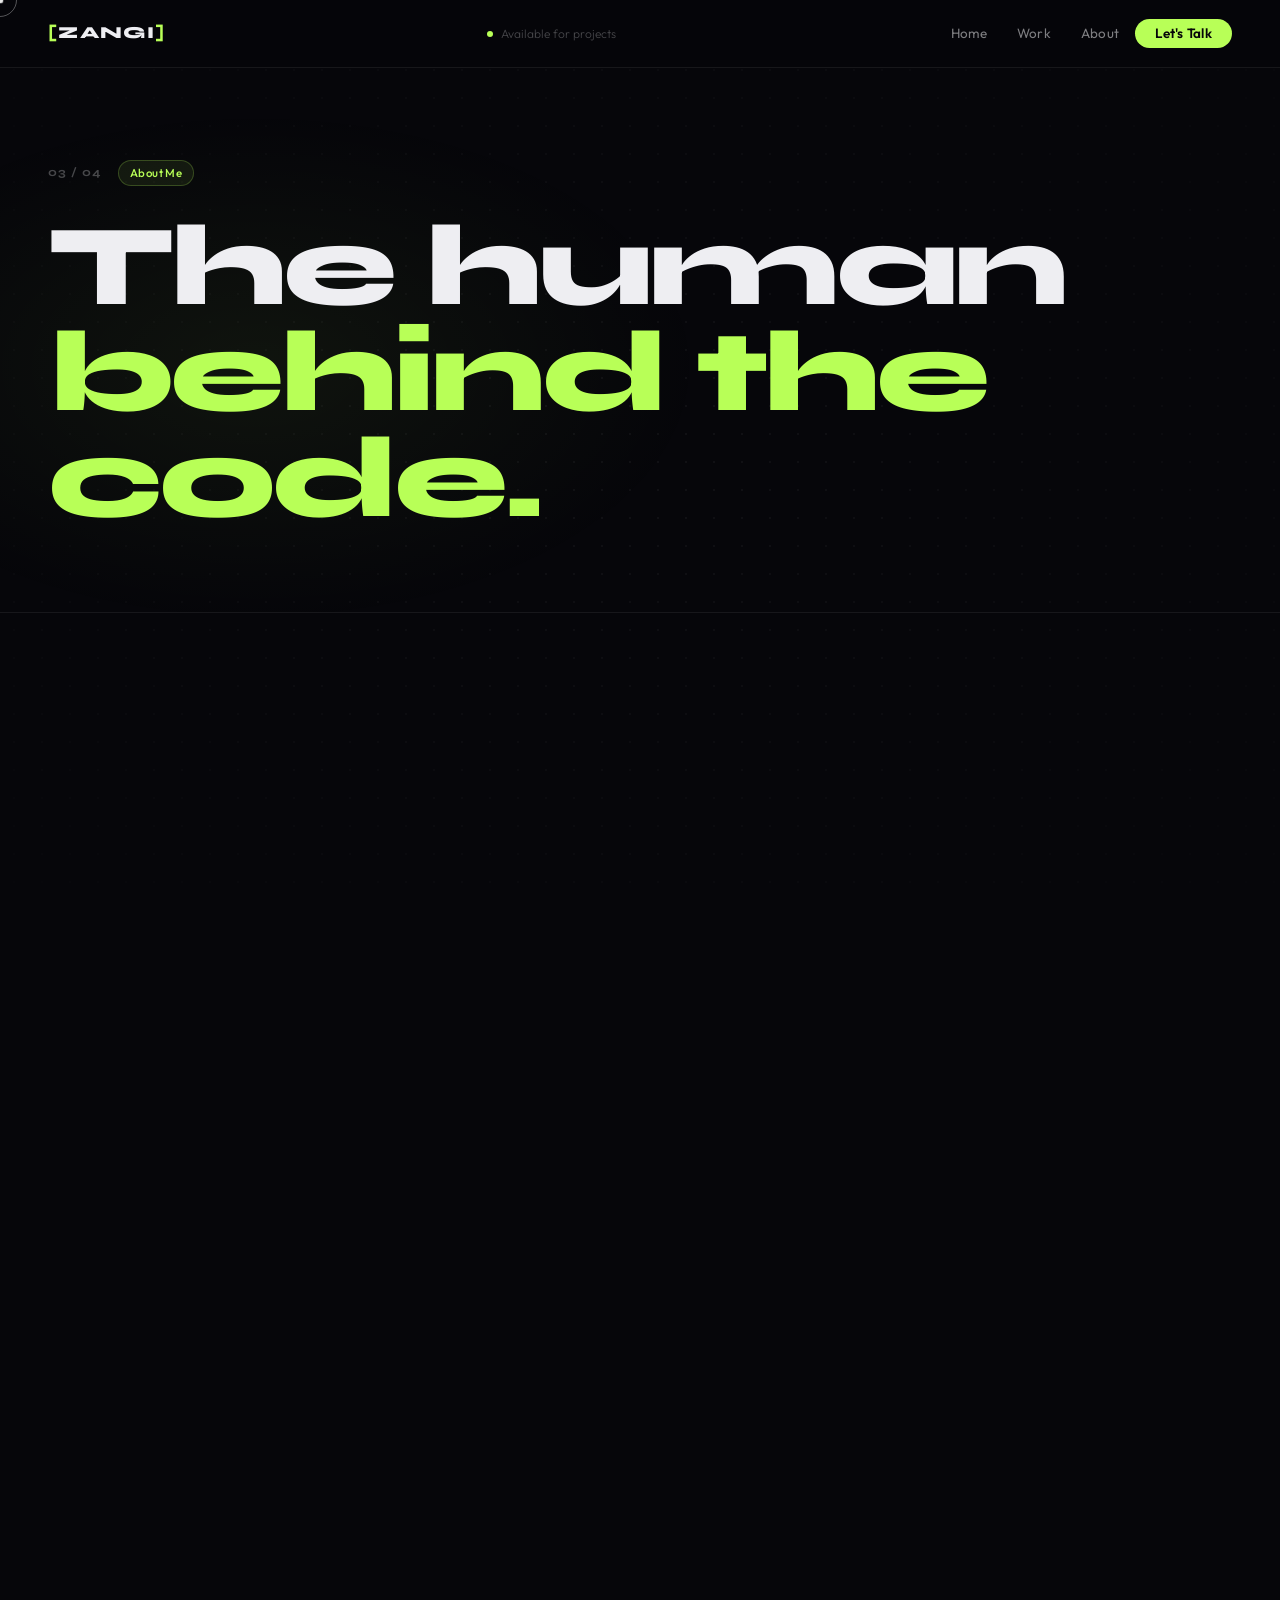
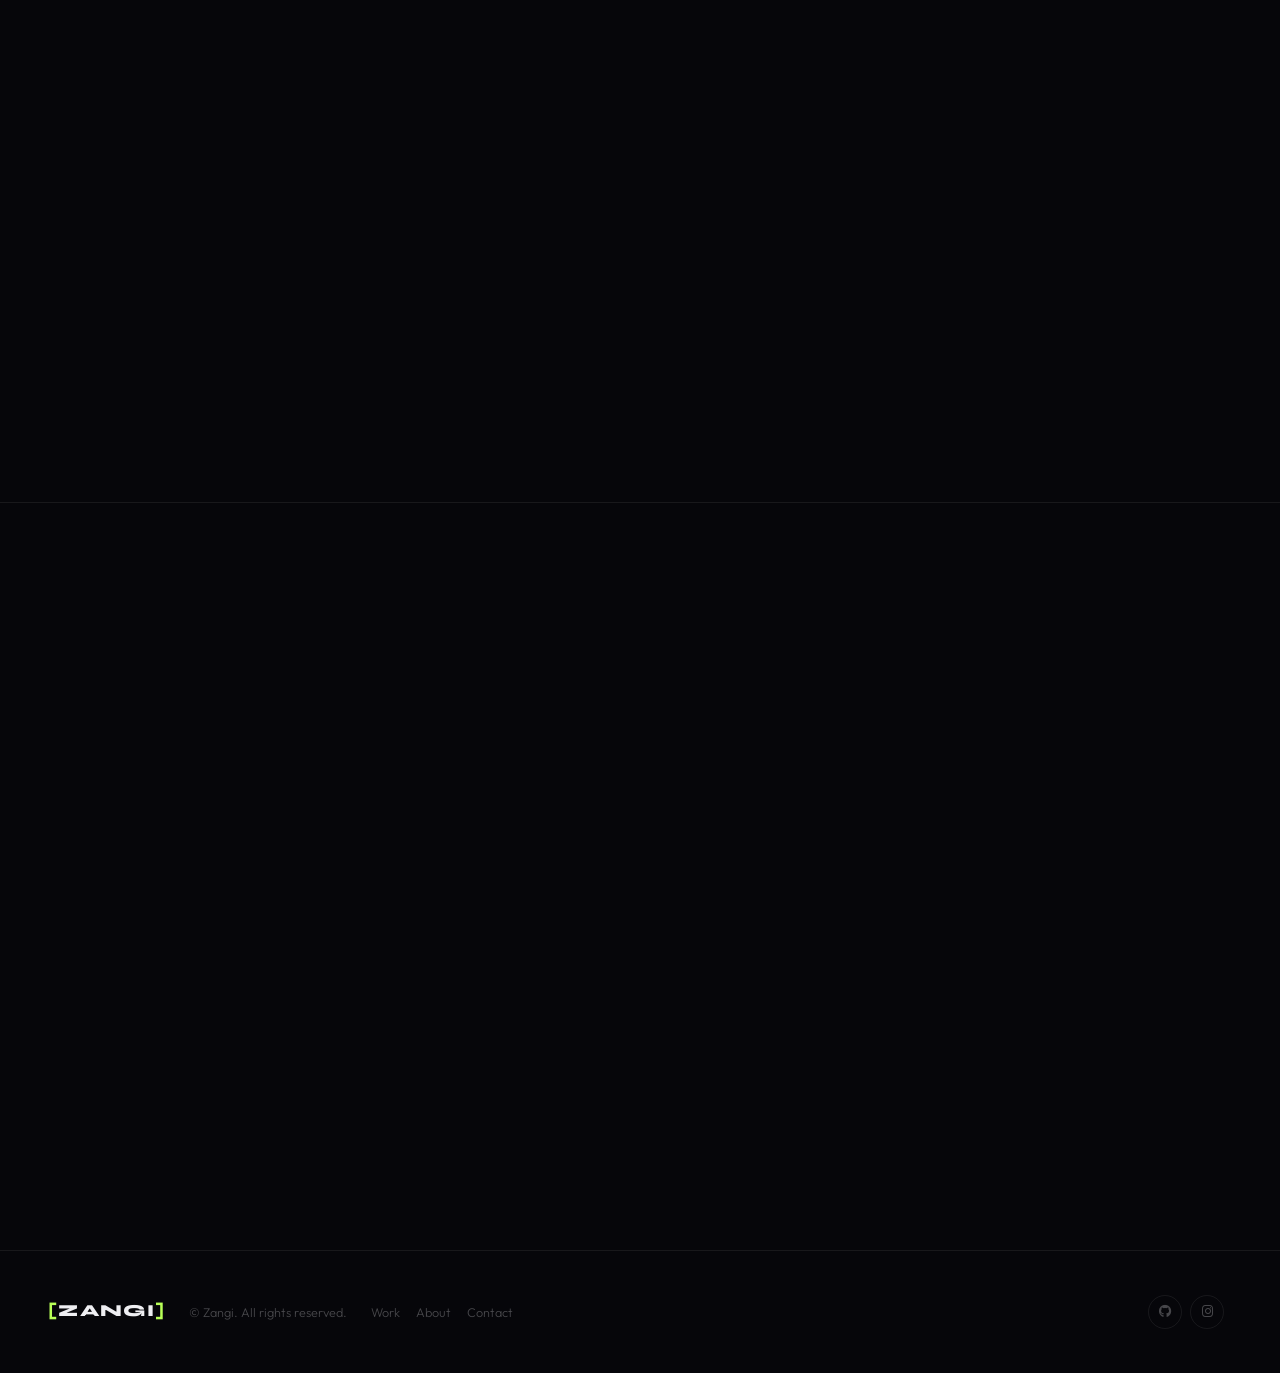
<file: about (1).html>
<!DOCTYPE html>
<html lang="en">
<head>
  <meta charset="UTF-8">
  <meta name="viewport" content="width=device-width, initial-scale=1.0">
  <meta name="description" content="About Zangi — a self-taught developer and designer from Zambia.">
  <title>About — Zangi</title>
  <link rel="preconnect" href="https://fonts.googleapis.com">
  <link rel="preconnect" href="https://fonts.gstatic.com" crossorigin>
  <link href="https://fonts.googleapis.com/css2?family=Syne:wght@400;500;600;700;800&family=Outfit:wght@300;400;500;600;700&display=swap" rel="stylesheet">
  <link rel="stylesheet" href="https://cdnjs.cloudflare.com/ajax/libs/font-awesome/6.5.1/css/all.min.css">
  <link rel="stylesheet" href="style.css">
  <style>
    @keyframes fadeUp { from{opacity:0;transform:translateY(20px)} to{opacity:1;transform:translateY(0)} }

    /* ── Page Hero ───────────────────────────────────────────── */
    .page-hero {
      padding: clamp(80px,14vw,160px) clamp(20px,5vw,48px) clamp(48px,7vw,80px);
      border-bottom: 1px solid var(--border); position: relative; overflow: hidden;
    }
    .page-hero-bg {
      position: absolute; inset: 0; pointer-events: none;
      background: radial-gradient(ellipse 50% 60% at 20% 60%, rgba(184,255,87,0.06) 0%, transparent 70%);
    }
    .page-hero-inner { max-width: 1400px; margin: 0 auto; }
    .page-hero-h {
      font-family: var(--font-head); font-weight: 800; letter-spacing: -0.035em;
      font-size: clamp(3rem,9vw,9rem); line-height: 0.92; margin-bottom: 0;
      animation: fadeUp .85s var(--ease) both;
    }

    /* ── Intro Section ───────────────────────────────────────── */
    .intro-grid {
      display: grid; grid-template-columns: 1fr 1.6fr;
      gap: clamp(40px,6vw,96px); align-items: start;
    }
    @media (max-width: 860px) { .intro-grid { grid-template-columns: 1fr; } }

    .profile-card {
      background: var(--surface); border: 1px solid var(--border);
      border-radius: 20px; overflow: hidden; position: sticky; top: 90px;
    }
    @media (max-width: 860px) { .profile-card { position: static; } }
    .profile-card-top {
      aspect-ratio: 1; background: linear-gradient(135deg, var(--surface-2), var(--surface-3));
      display: flex; flex-direction: column; align-items: center; justify-content: center; gap: 16px;
      border-bottom: 1px solid var(--border);
    }
    .profile-avatar {
      width: 100px; height: 100px; border-radius: 50%;
      background: var(--accent-dim); border: 2px solid rgba(184,255,87,.3);
      display: flex; align-items: center; justify-content: center;
      font-size: 2.5rem; color: var(--accent);
    }
    .profile-name { font-family: var(--font-head); font-size: 1.3rem; font-weight: 800; }
    .profile-role { font-size: 0.82rem; color: var(--text-2); }
    .profile-card-body { padding: 24px; }
    .profile-info-row {
      display: flex; align-items: center; gap: 12px; padding: 12px 0;
      border-bottom: 1px solid var(--border); font-size: 0.85rem; color: var(--text-2);
    }
    .profile-info-row:last-child { border-bottom: none; }
    .profile-info-row i { width: 20px; color: var(--accent); flex-shrink: 0; }
    .profile-info-row strong { color: var(--text-1); }

    .about-bio { display: flex; flex-direction: column; gap: 0; }
    .bio-block {
      padding: clamp(28px,4vw,44px) 0;
      border-bottom: 1px solid var(--border);
    }
    .bio-block:first-child { padding-top: 0; }
    .bio-h { font-family: var(--font-head); font-size: 1.1rem; font-weight: 700; margin-bottom: 14px; display: flex; align-items: center; gap: 10px; }
    .bio-h i { color: var(--accent); font-size: 0.9rem; }
    .bio-p { font-size: 0.92rem; color: var(--text-2); line-height: 1.85; }

    /* ── Values ──────────────────────────────────────────────── */
    .values-grid {
      display: grid; grid-template-columns: repeat(2, 1fr);
      gap: 16px; margin-top: clamp(32px,5vw,56px);
    }
    @media (max-width: 580px) { .values-grid { grid-template-columns: 1fr; } }
    .value-card {
      background: var(--surface); border: 1px solid var(--border);
      border-radius: var(--radius); padding: clamp(24px,3.5vw,36px);
      transition: border-color .3s, transform .3s;
    }
    .value-card:hover { border-color: var(--border-2); transform: translateY(-4px); }
    .value-icon {
      width: 44px; height: 44px; border-radius: 10px;
      border: 1px solid var(--border); display: flex;
      align-items: center; justify-content: center;
      font-size: 1rem; color: var(--accent); margin-bottom: 20px;
    }
    .value-title { font-family: var(--font-head); font-size: 1rem; font-weight: 700; margin-bottom: 10px; }
    .value-desc { font-size: 0.84rem; color: var(--text-2); line-height: 1.75; }

    /* ── Timeline ────────────────────────────────────────────── */
    .timeline { position: relative; padding-left: 32px; }
    .timeline::before {
      content: ''; position: absolute; left: 7px; top: 8px; bottom: 8px;
      width: 1px; background: var(--border);
    }
    .tl-item { position: relative; padding-bottom: clamp(28px,4vw,44px); }
    .tl-item:last-child { padding-bottom: 0; }
    .tl-dot {
      position: absolute; left: -29px; top: 6px;
      width: 12px; height: 12px; border-radius: 50%;
      border: 2px solid var(--accent); background: var(--bg);
    }
    .tl-date { font-size: 0.72rem; font-weight: 600; color: var(--accent); letter-spacing: 0.12em; text-transform: uppercase; margin-bottom: 8px; }
    .tl-title { font-family: var(--font-head); font-size: 1rem; font-weight: 700; margin-bottom: 6px; }
    .tl-desc { font-size: 0.85rem; color: var(--text-2); line-height: 1.75; }

    /* ── Stats ───────────────────────────────────────────────── */
    .stats-grid {
      display: grid; grid-template-columns: repeat(3, 1fr);
      border: 1px solid var(--border); border-radius: var(--radius); overflow: hidden;
    }
    @media (max-width: 580px) { .stats-grid { grid-template-columns: 1fr; } }
    .stats-item {
      padding: clamp(24px,4vw,44px); text-align: center;
      border-right: 1px solid var(--border); transition: background .3s;
    }
    .stats-item:last-child { border-right: none; }
    @media (max-width: 580px) { .stats-item { border-right: none; border-bottom: 1px solid var(--border); } .stats-item:last-child { border-bottom: none; } }
    .stats-item:hover { background: var(--surface); }
    .stats-n {
      font-family: var(--font-head); font-size: clamp(2.2rem,5vw,4rem);
      font-weight: 800; letter-spacing: -0.04em; color: var(--text-1); margin-bottom: 8px;
    }
    .stats-n span { color: var(--accent); }
    .stats-l { font-size: 0.82rem; color: var(--text-2); }

    /* ── Interests ───────────────────────────────────────────── */
    .interest-row { display: flex; flex-wrap: wrap; gap: 10px; margin-top: clamp(24px,4vw,40px); }
    .interest-chip {
      display: flex; align-items: center; gap: 8px; padding: 10px 18px;
      background: var(--surface); border: 1px solid var(--border); border-radius: 100px;
      font-size: 0.85rem; color: var(--text-2); transition: all .2s;
    }
    .interest-chip:hover { border-color: var(--border-2); color: var(--text-1); transform: translateY(-2px); }
    .interest-chip i { color: var(--accent); font-size: 0.85em; }

    /* ── FAQ ─────────────────────────────────────────────────── */
    .faq-list { border-top: 1px solid var(--border); margin-top: clamp(32px,5vw,56px); }
    .faq-item { border-bottom: 1px solid var(--border); }
    .faq-q {
      width: 100%; background: none; border: none;
      display: flex; align-items: center; justify-content: space-between; gap: 24px;
      padding: clamp(20px,3vw,28px) 0; text-align: left; cursor: none;
      font-family: var(--font-head); font-size: clamp(0.9rem,1.8vw,1.05rem); font-weight: 700;
      color: var(--text-1); transition: color .2s;
    }
    .faq-q:hover { color: var(--accent); }
    @media (max-width:768px) { .faq-q { cursor: pointer; } }
    .faq-icon {
      width: 28px; height: 28px; border-radius: 50%;
      border: 1px solid var(--border); display: flex; align-items: center; justify-content: center;
      font-size: 0.7rem; color: var(--text-2); flex-shrink: 0;
      transition: transform .3s, background .3s, border-color .3s, color .3s;
    }
    .faq-item.open .faq-icon { transform: rotate(45deg); background: var(--accent); border-color: var(--accent); color: #050508; }
    .faq-a { max-height: 0; overflow: hidden; transition: max-height .4s var(--ease); }
    .faq-item.open .faq-a { max-height: 200px; }
    .faq-a-inner { padding-bottom: 24px; font-size: 0.9rem; color: var(--text-2); line-height: 1.8; max-width: 680px; }
  </style>
</head>
<body>
  <div class="bg-dots"></div>
  <div class="c-dot"></div>
  <div class="c-ring"></div>

  <nav class="nav solid" id="nav">
    <div class="nav-inner">
      <a href="index.html" class="nav-logo"><span class="bracket">[</span>ZANGI<span class="bracket">]</span></a>
      <div class="nav-status"><div class="status-dot"></div>Available for projects</div>
      <div class="nav-links">
        <a href="index.html"   class="nav-link" data-page="index.html">Home</a>
        <a href="work.html"    class="nav-link" data-page="work.html">Work</a>
        <a href="about.html"   class="nav-link" data-page="about.html">About</a>
        <a href="contact.html" class="nav-link nav-cta" data-page="contact.html">Let's Talk</a>
      </div>
      <button class="nav-burger" id="burger" aria-label="Menu"><span></span><span></span><span></span></button>
    </div>
  </nav>
  <nav class="nav-drawer" id="drawer">
    <a href="index.html"   class="nav-link" data-page="index.html">Home</a>
    <a href="work.html"    class="nav-link" data-page="work.html">Work</a>
    <a href="about.html"   class="nav-link" data-page="about.html">About</a>
    <a href="contact.html" class="nav-link nav-cta" data-page="contact.html">Let's Talk →</a>
  </nav>

  <!-- HERO -->
  <div class="page-hero">
    <div class="page-hero-bg"></div>
    <div class="page-hero-inner">
      <div style="display:flex;align-items:center;gap:16px;margin-bottom:28px;">
        <span style="font-family:var(--font-head);font-size:0.75rem;font-weight:700;color:var(--text-3);letter-spacing:0.08em;">03 / 04</span>
        <span class="pill pill-accent">About Me</span>
      </div>
      <h1 class="page-hero-h">The human<br><span style="color:var(--accent)">behind the code.</span></h1>
    </div>
  </div>

  <!-- INTRO -->
  <div style="border-bottom:1px solid var(--border)">
    <div class="wrap section">
      <div class="intro-grid">
        <div class="profile-card reveal">
          <div class="profile-card-top">
            <div class="profile-avatar"><i class="fas fa-user-astronaut"></i></div>
            <div class="profile-name">Zangi</div>
            <div class="profile-role">Developer & Designer</div>
          </div>
          <div class="profile-card-body">
            <div class="profile-info-row"><i class="fas fa-map-marker-alt"></i><span>Lusaka, <strong>Zambia</strong></span></div>
            <div class="profile-info-row"><i class="fas fa-briefcase"></i><span><strong>Available</strong> for freelance</span></div>
            <div class="profile-info-row"><i class="fas fa-envelope"></i><a href="mailto:zangi@gmail.com" style="color:var(--accent)"><span class="__cf_email__" data-cfemail="abd1cac5ccc2ebccc6cac2c785c8c4c6">[email&#160;protected]</span></a></div>
            <div class="profile-info-row"><i class="fas fa-phone"></i><a href="tel:+260765978078" style="color:var(--text-2)">+260 765 978 078</a></div>
            <div class="profile-info-row"><i class="fab fa-github"></i><a href="https://github.com/heavenmade360" target="_blank" style="color:var(--text-2)">heavenmade360</a></div>
            <div style="margin-top:20px">
              <a href="contact.html" class="btn btn-primary" style="width:100%;justify-content:center;">Hire Me <i class="fas fa-arrow-right"></i></a>
            </div>
          </div>
        </div>

        <div class="about-bio reveal d1">
          <div class="bio-block">
            <div class="bio-h"><i class="fas fa-user"></i> Who I Am</div>
            <p class="bio-p">I'm Zangi — a self-taught developer and designer from Zambia, driven by curiosity and a deep love for the web. I started coding by accident (aren't the best stories always accidental?) and got completely hooked by the ability to build something from nothing using just a keyboard.</p>
          </div>
          <div class="bio-block">
            <div class="bio-h"><i class="fas fa-lightbulb"></i> How I Work</div>
            <p class="bio-p">My approach centers on the details that matter: thoughtful spacing, smooth interactions, clean architecture. I believe the best digital experiences are ones where the design feels so natural that users never think about it — they just feel it. That invisible polish is what I chase in every project.</p>
          </div>
          <div class="bio-block">
            <div class="bio-h"><i class="fas fa-heart"></i> Beyond the Screen</div>
            <p class="bio-p">When I'm not building, I'm pushing my limits through calisthenics, creating art, and building my content presence. I approach personal growth the same way I approach development: incrementally, intentionally, and relentlessly. I believe mastery in one discipline teaches you to master others.</p>
          </div>
          <div class="bio-block" style="border-bottom:none;padding-bottom:0">
            <div class="bio-h"><i class="fas fa-rocket"></i> The Goal</div>
            <p class="bio-p">To build a career doing meaningful work — crafting digital products that solve real problems for real people. Every project is a step toward that, and every satisfied client is proof that the direction is right.</p>
          </div>
        </div>
      </div>
    </div>
  </div>

  <!-- STATS -->
  <div style="border-bottom:1px solid var(--border)">
    <div class="wrap section">
      <div class="reveal" style="margin-bottom:clamp(32px,5vw,56px)">
        <div class="label">By the Numbers</div>
        <h2 class="h2">In Metrics</h2>
      </div>
      <div class="stats-grid reveal">
        <div class="stats-item">
          <div class="stats-n">6<span>+</span></div>
          <div class="stats-l">Months Experience</div>
        </div>
        <div class="stats-item">
          <div class="stats-n">4<span>+</span></div>
          <div class="stats-l">Projects Shipped</div>
        </div>
        <div class="stats-item">
          <div class="stats-n">100<span>%</span></div>
          <div class="stats-l">Client Satisfaction</div>
        </div>
      </div>
    </div>
  </div>

  <!-- VALUES -->
  <div style="border-bottom:1px solid var(--border)">
    <div class="wrap section">
      <div class="reveal">
        <div class="label">What Drives Me</div>
        <h2 class="h2">Core Values</h2>
      </div>
      <div class="values-grid">
        <div class="value-card reveal d1">
          <div class="value-icon"><i class="fas fa-search"></i></div>
          <div class="value-title">Details First</div>
          <p class="value-desc">Every pixel matters. I obsess over spacing, typography, and micro-interactions so users feel quality even when they can't explain why.</p>
        </div>
        <div class="value-card reveal d2">
          <div class="value-icon"><i class="fas fa-bolt"></i></div>
          <div class="value-title">Performance Always</div>
          <p class="value-desc">Beautiful sites must also be fast. Every project is built with performance as a priority — lean code, optimized assets, real results.</p>
        </div>
        <div class="value-card reveal d1">
          <div class="value-icon"><i class="fas fa-comments"></i></div>
          <div class="value-title">Transparent Communication</div>
          <p class="value-desc">No jargon, no guessing games. I keep clients informed throughout and make sure what's built is exactly what was envisioned.</p>
        </div>
        <div class="value-card reveal d2">
          <div class="value-icon"><i class="fas fa-chart-line"></i></div>
          <div class="value-title">Continuous Growth</div>
          <p class="value-desc">The web never stops evolving and neither do I. I stay current with modern tools and emerging patterns to always bring fresh thinking.</p>
        </div>
      </div>
    </div>
  </div>

  <!-- TIMELINE -->
  <div style="border-bottom:1px solid var(--border)">
    <div class="wrap section">
      <div class="reveal" style="margin-bottom:clamp(32px,5vw,56px)">
        <div class="label">My Journey</div>
        <h2 class="h2">Timeline</h2>
      </div>
      <div class="timeline reveal">
        <div class="tl-item">
          <div class="tl-dot"></div>
          <div class="tl-date">2024 — Start</div>
          <div class="tl-title">First Line of Code</div>
          <p class="tl-desc">Discovered HTML and CSS. Built my first webpage and immediately fell in love with the idea that you could create anything with just text in a file.</p>
        </div>
        <div class="tl-item">
          <div class="tl-dot"></div>
          <div class="tl-date">2024 — Growth</div>
          <div class="tl-title">JavaScript & Real Projects</div>
          <p class="tl-desc">Added JavaScript to the toolkit. Started taking on real freelance projects, learning rapidly through building rather than just tutorials.</p>
        </div>
        <div class="tl-item">
          <div class="tl-dot"></div>
          <div class="tl-date">2025 — Expanding</div>
          <div class="tl-title">React & SaaS Development</div>
          <p class="tl-desc">Leveled up into React and began building more complex platforms — dashboards, SaaS prototypes, and AI-powered tools for real clients.</p>
        </div>
        <div class="tl-item">
          <div class="tl-dot"></div>
          <div class="tl-date">2026 — Now</div>
          <div class="tl-title">Freelancing Full-Time</div>
          <p class="tl-desc">Building my portfolio, taking on exciting client work, and growing toward bigger opportunities. Open to collaborations and new challenges.</p>
        </div>
      </div>
    </div>
  </div>

  <!-- INTERESTS -->
  <div style="border-bottom:1px solid var(--border)">
    <div class="wrap section">
      <div class="reveal">
        <div class="label">Beyond Coding</div>
        <h2 class="h2">Interests</h2>
      </div>
      <div class="interest-row reveal">
        <div class="interest-chip"><i class="fas fa-dumbbell"></i> Calisthenics</div>
        <div class="interest-chip"><i class="fas fa-paint-brush"></i> Digital Art</div>
        <div class="interest-chip"><i class="fas fa-video"></i> Content Creation</div>
        <div class="interest-chip"><i class="fas fa-book"></i> Self-Development</div>
        <div class="interest-chip"><i class="fas fa-music"></i> Music</div>
        <div class="interest-chip"><i class="fas fa-gamepad"></i> Game Design</div>
        <div class="interest-chip"><i class="fas fa-globe"></i> Open Source</div>
        <div class="interest-chip"><i class="fas fa-brain"></i> AI & Tech</div>
      </div>
    </div>
  </div>

  <!-- FAQ -->
  <div style="border-bottom:1px solid var(--border)">
    <div class="wrap section">
      <div class="reveal">
        <div class="label">Common Questions</div>
        <h2 class="h2">FAQ</h2>
      </div>
      <div class="faq-list reveal">
        <div class="faq-item">
          <button class="faq-q">How long does a typical project take? <div class="faq-icon"><i class="fas fa-plus"></i></div></button>
          <div class="faq-a"><div class="faq-a-inner">A landing page or portfolio: 3–7 days. A full website redesign or SaaS prototype: 2–4 weeks. I'll give you a clear timeline before we start, based on scope.</div></div>
        </div>
        <div class="faq-item">
          <button class="faq-q">What's your process for new projects? <div class="faq-icon"><i class="fas fa-plus"></i></div></button>
          <div class="faq-a"><div class="faq-a-inner">Discovery call → design direction → your feedback → development → regular updates → launch → post-launch support. Clear, collaborative, no surprises.</div></div>
        </div>
        <div class="faq-item">
          <button class="faq-q">Do you work with international clients? <div class="faq-icon"><i class="fas fa-plus"></i></div></button>
          <div class="faq-a"><div class="faq-a-inner">Absolutely. I work remotely with clients worldwide. Communication via WhatsApp, email, or video call — whatever works best for you.</div></div>
        </div>
        <div class="faq-item">
          <button class="faq-q">What do you need from me to get started? <div class="faq-icon"><i class="fas fa-plus"></i></div></button>
          <div class="faq-a"><div class="faq-a-inner">A brief description of your project, your goals, any references you like, and your timeline. We'll figure out the rest together — I make the process easy.</div></div>
        </div>
        <div class="faq-item">
          <button class="faq-q">Do you offer support after launch? <div class="faq-icon"><i class="fas fa-plus"></i></div></button>
          <div class="faq-a"><div class="faq-a-inner">Yes. Every project includes a post-launch support period. If anything needs tweaking after you go live, I'm here to make it right.</div></div>
        </div>
        <div class="faq-item">
          <button class="faq-q">What's your rate? <div class="faq-icon"><i class="fas fa-plus"></i></div></button>
          <div class="faq-a"><div class="faq-a-inner">Rates vary by project scope and complexity. I offer competitive pricing with transparent quotes — no hidden fees. Get in touch with your project details and I'll send a proposal.</div></div>
        </div>
      </div>
    </div>
  </div>

  <!-- CTA -->
  <div class="wrap section">
    <div style="background:var(--surface);border:1px solid var(--border);border-radius:24px;padding:clamp(48px,7vw,96px) clamp(32px,5vw,80px);text-align:center;position:relative;overflow:hidden;" class="reveal">
      <div style="position:absolute;top:-40%;left:50%;transform:translateX(-50%);width:500px;height:350px;background:radial-gradient(ellipse,rgba(184,255,87,0.08) 0%,transparent 70%);pointer-events:none;"></div>
      <div class="label" style="justify-content:center;margin-bottom:16px;">Let's Build Together</div>
      <h2 style="font-family:var(--font-head);font-weight:800;font-size:clamp(2rem,5vw,4.5rem);letter-spacing:-0.04em;line-height:1;margin-bottom:20px;">Ready to start your<br><span style="color:var(--accent)">next project?</span></h2>
      <p style="color:var(--text-2);max-width:440px;margin:0 auto 36px;font-size:0.93rem;line-height:1.75;">I'm currently available for new freelance work. Let's make something exceptional together.</p>
      <div style="display:flex;gap:12px;justify-content:center;flex-wrap:wrap;">
        <a href="contact.html" class="btn btn-primary btn-lg">Start a Conversation <i class="fas fa-arrow-right"></i></a>
        <a href="work.html" class="btn btn-outline btn-lg">See My Work</a>
      </div>
    </div>
  </div>

  <footer>
    <div class="footer-inner">
      <div class="footer-left">
        <span class="nav-logo"><span class="bracket">[</span>ZANGI<span class="bracket">]</span></span>
        <span class="footer-copy">© <span class="year"></span> Zangi. All rights reserved.</span>
        <nav class="footer-nav"><a href="work.html">Work</a><a href="about.html">About</a><a href="contact.html">Contact</a></nav>
      </div>
      <div class="socials">
        <a href="https://github.com/heavenmade360" target="_blank" class="social" aria-label="GitHub"><i class="fab fa-github"></i></a>
        <a href="https://instagram.com/jerome_mulozela" target="_blank" class="social" aria-label="Instagram"><i class="fab fa-instagram"></i></a>
        <a href="mailto:zangi@gmail.com"script.js"></script>
</body>
</html>
</file>
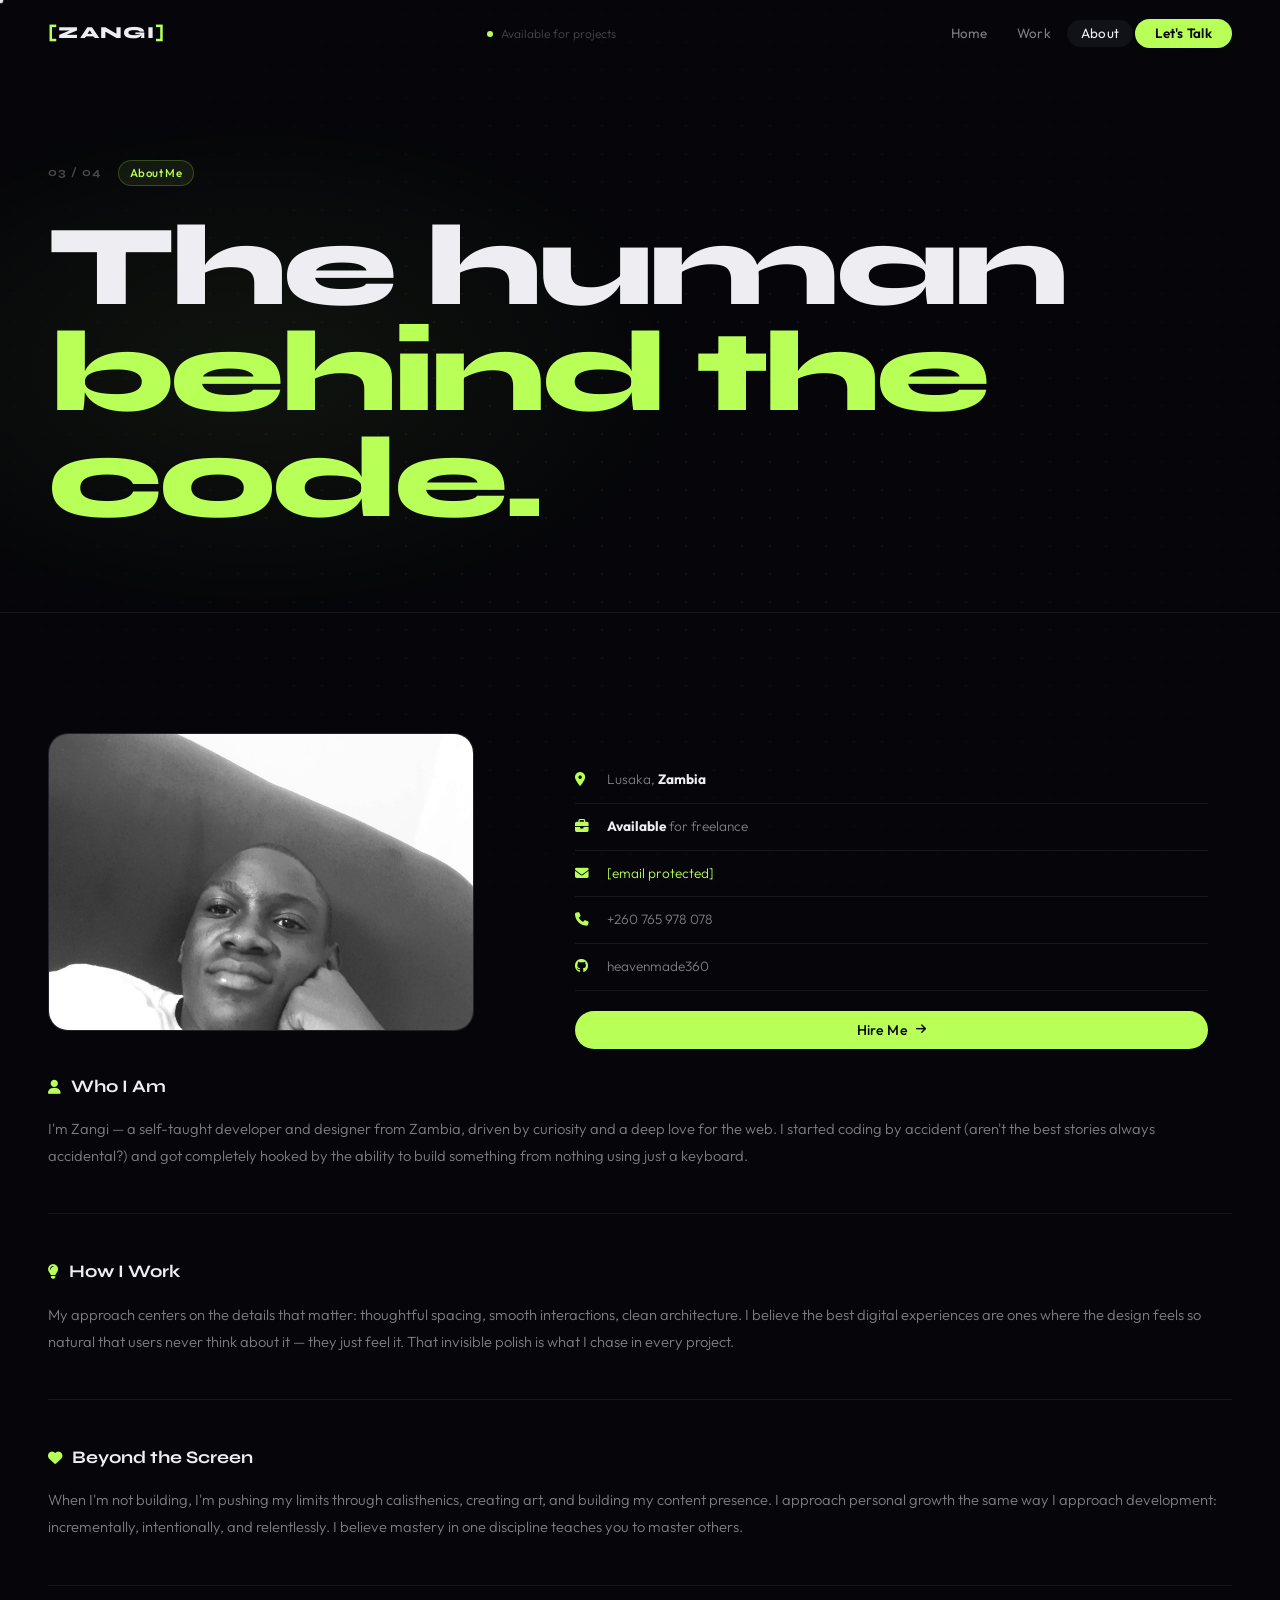
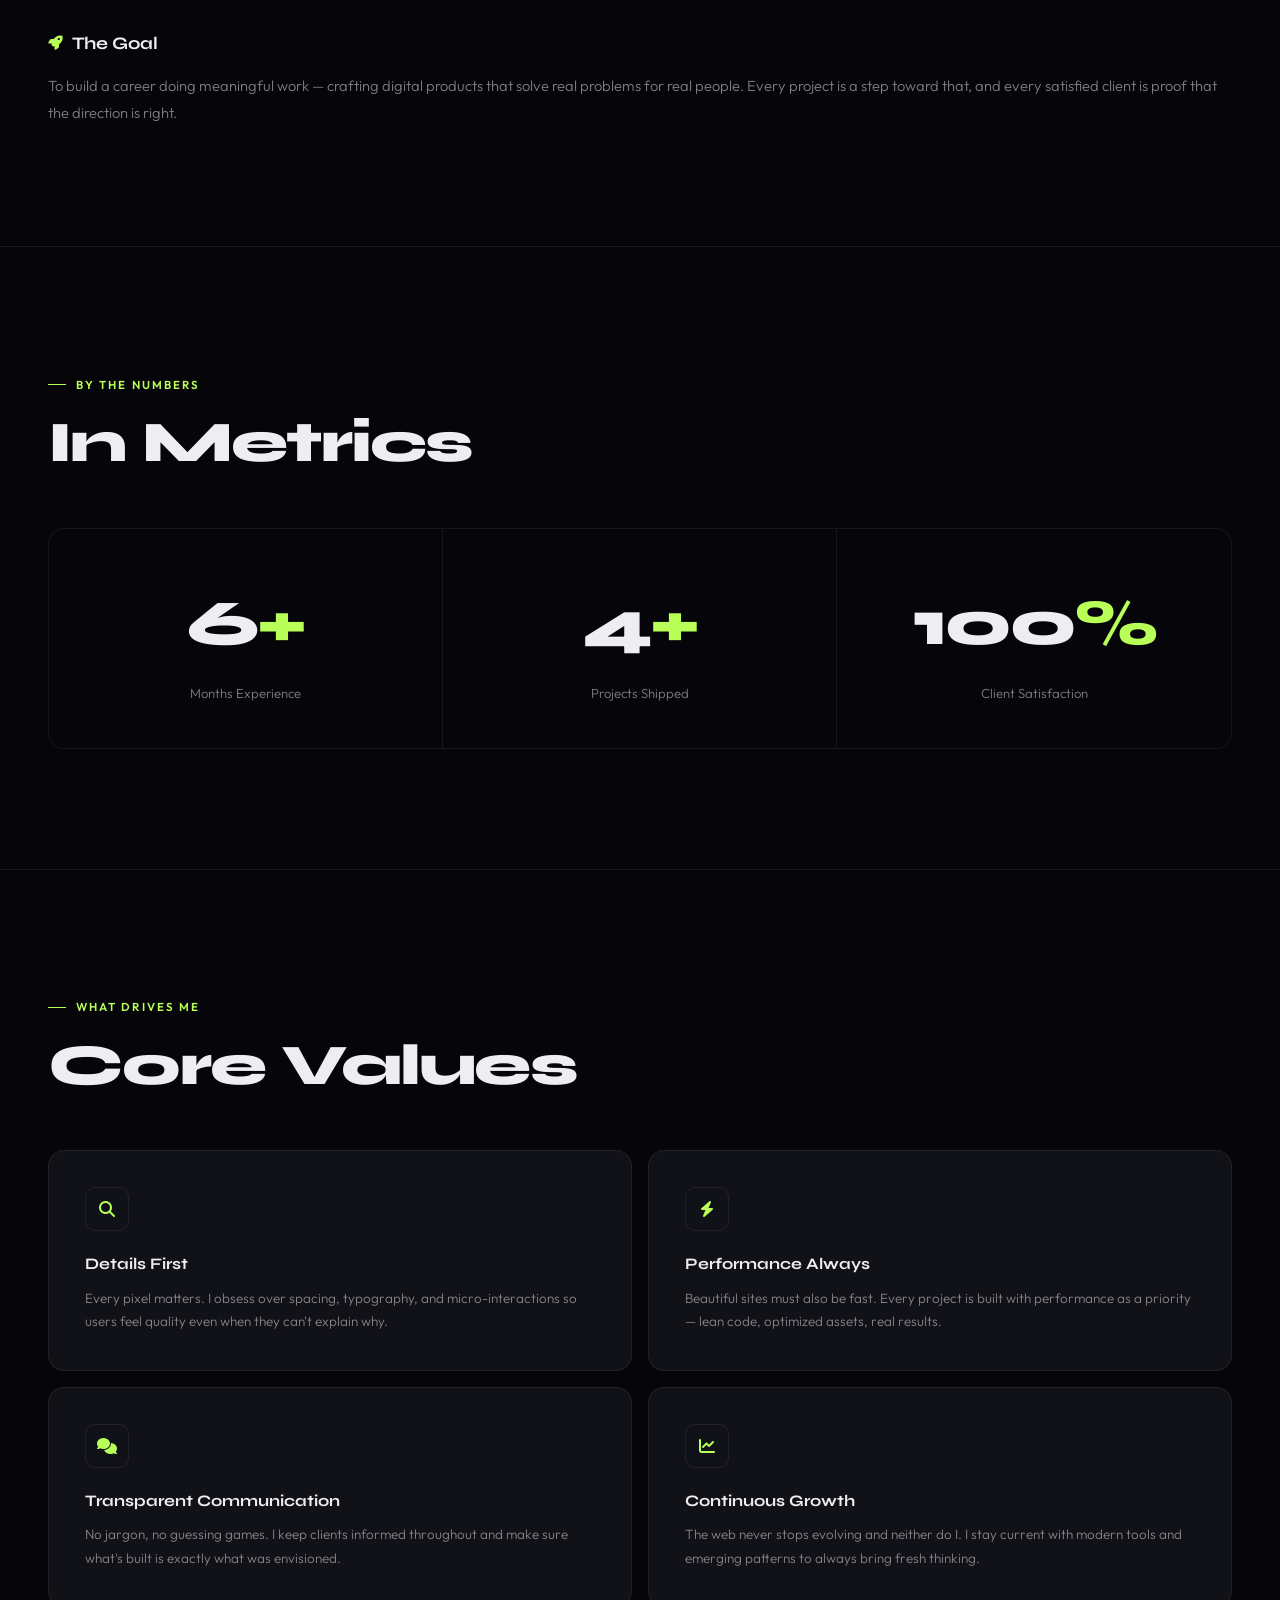
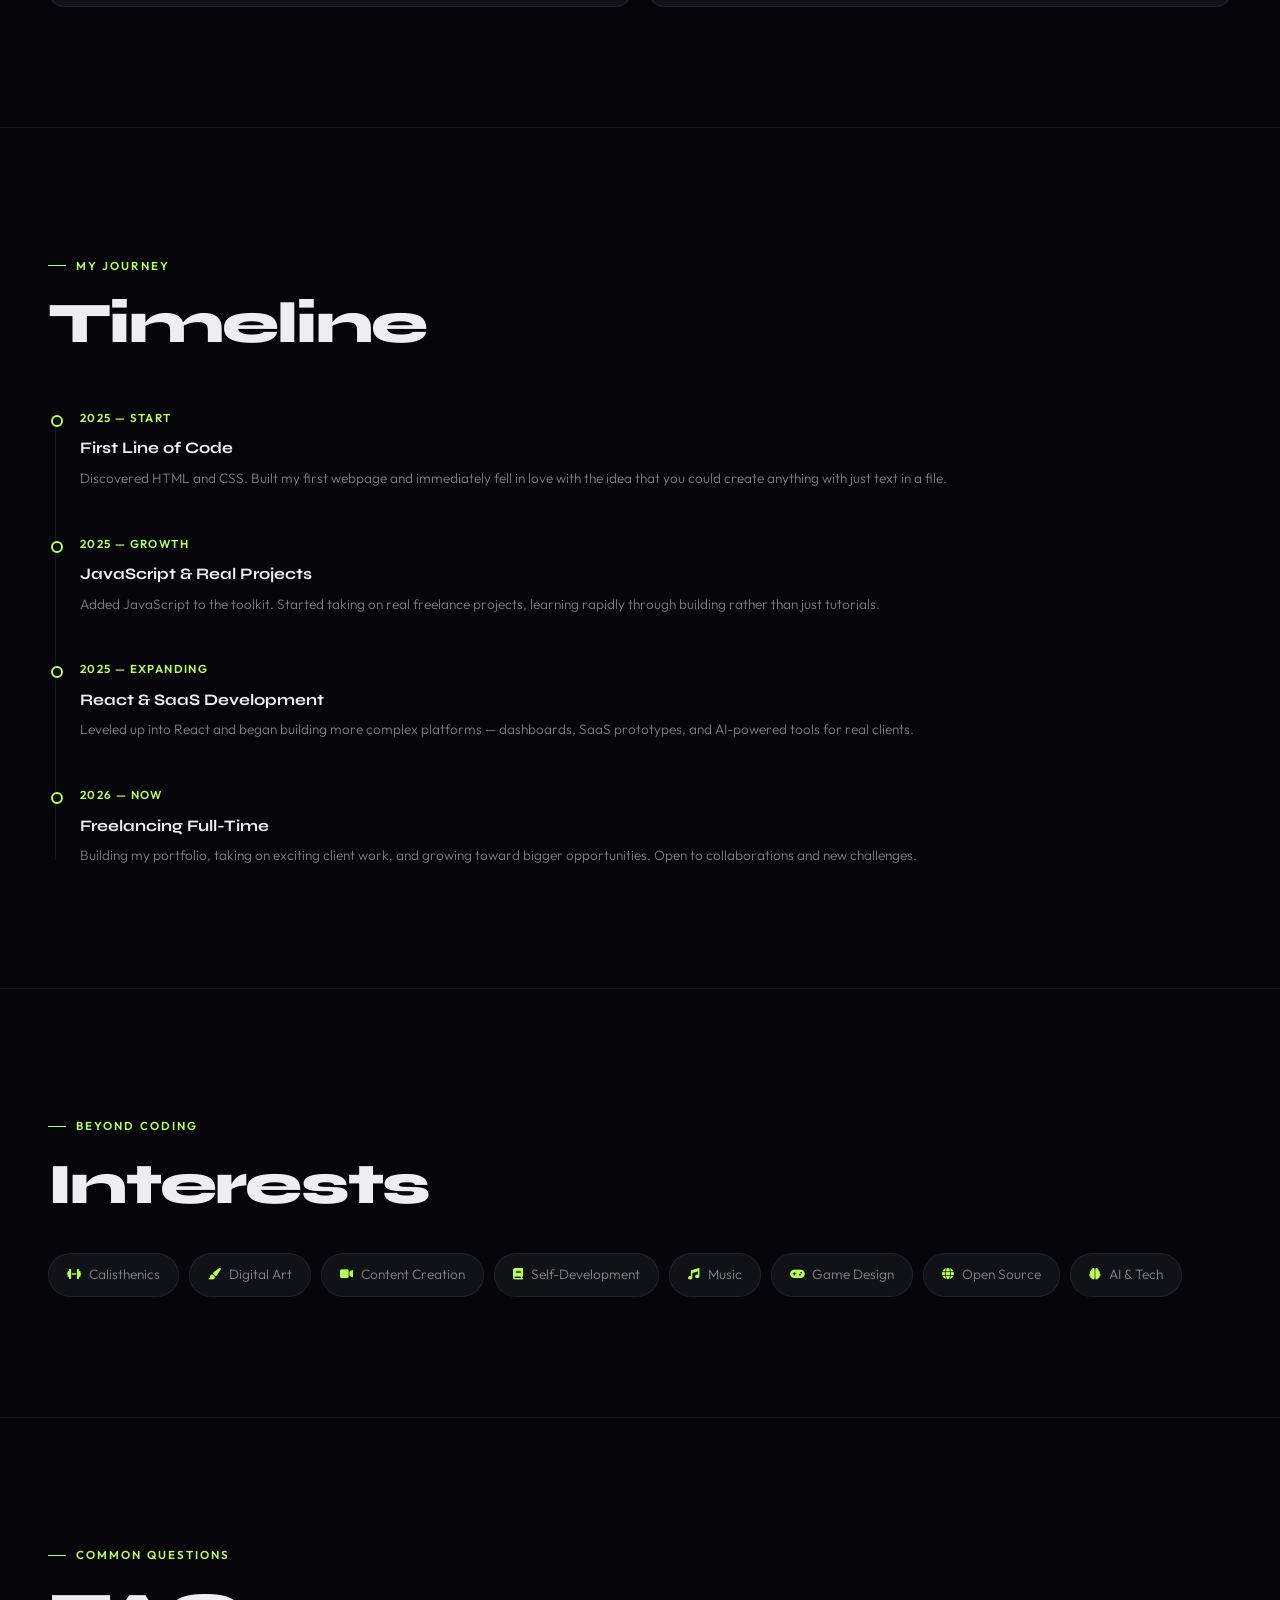
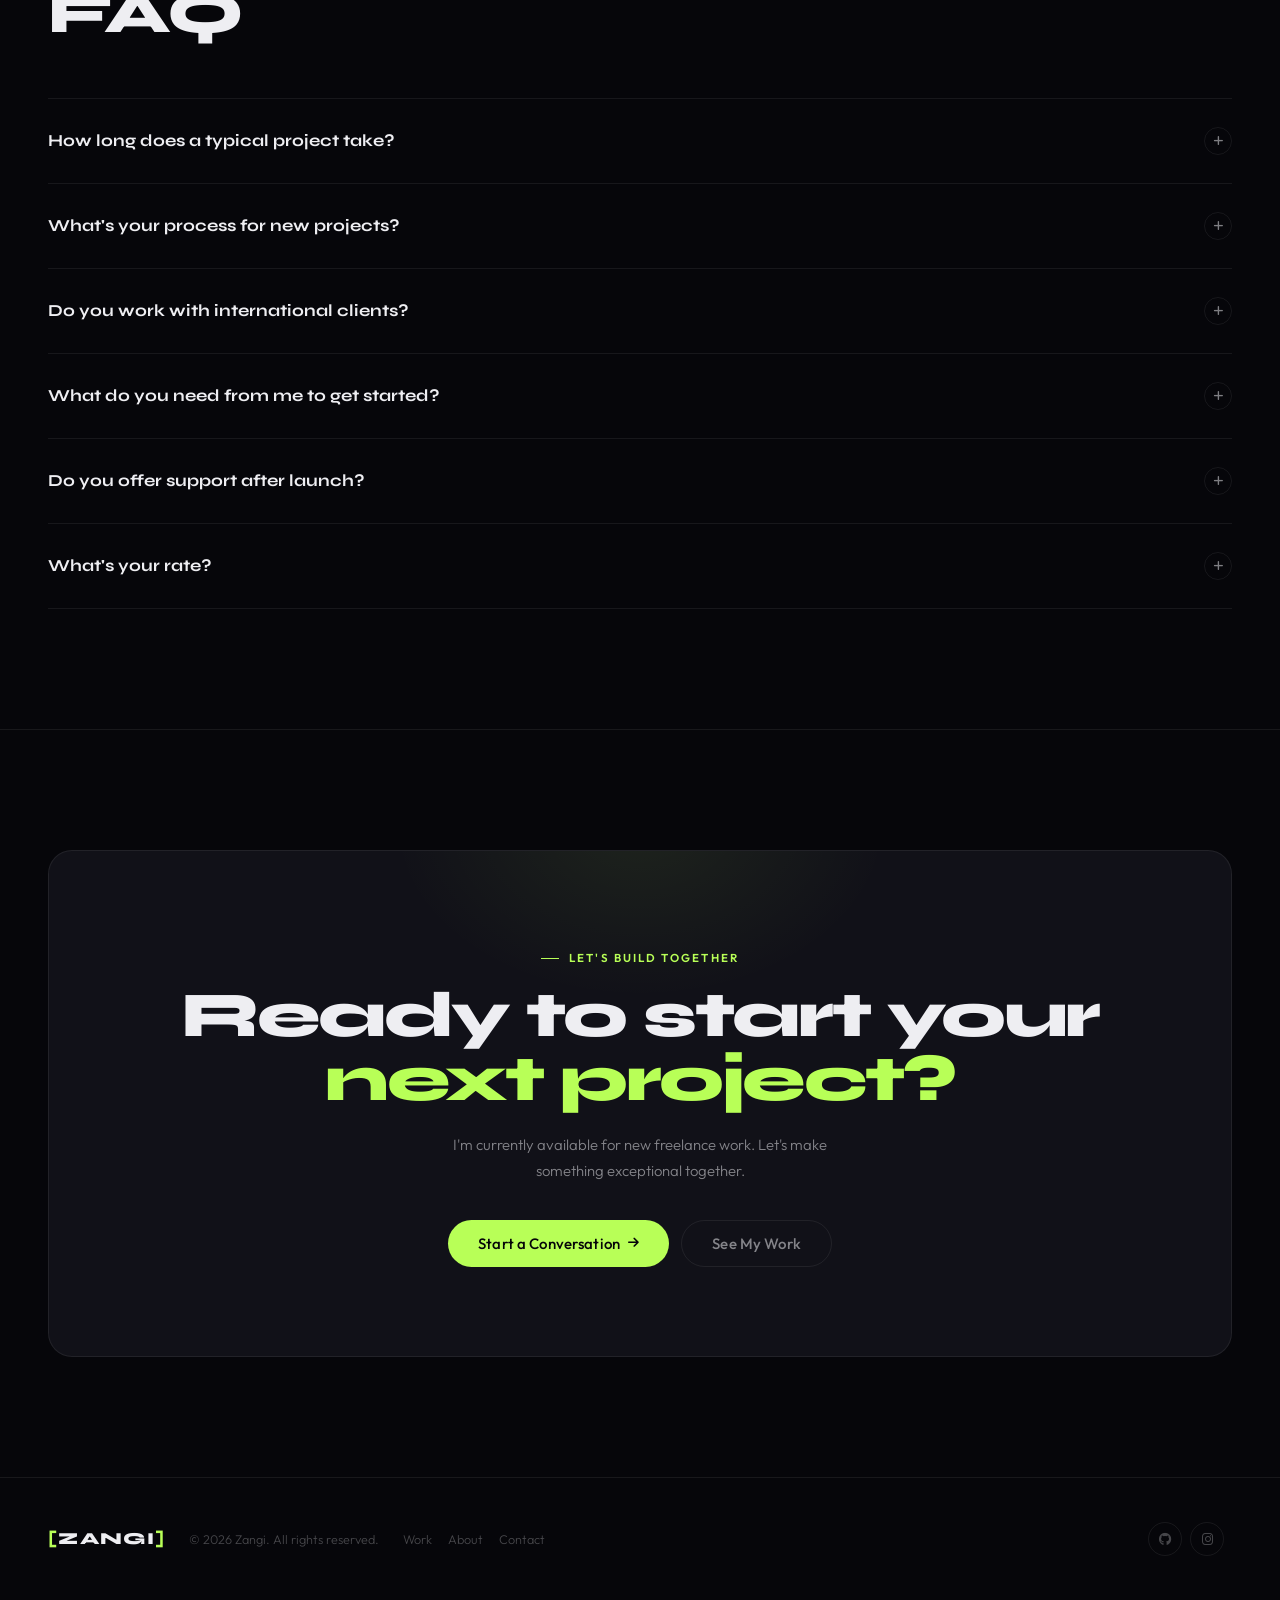
<file: about.html>
<!DOCTYPE html>
<html lang="en">
<head>
  <meta charset="UTF-8">
  <meta name="viewport" content="width=device-width, initial-scale=1.0">
  <meta name="description" content="About Zangi — a self-taught developer and designer from Zambia.">
  <title>About — Zangi</title>
  <link rel="preconnect" href="https://fonts.googleapis.com">
  <link rel="preconnect" href="https://fonts.gstatic.com" crossorigin>
  <link href="https://fonts.googleapis.com/css2?family=Syne:wght@400;500;600;700;800&family=Outfit:wght@300;400;500;600;700&display=swap" rel="stylesheet">
  <link rel="stylesheet" href="https://cdnjs.cloudflare.com/ajax/libs/font-awesome/6.5.1/css/all.min.css">
  <link rel="stylesheet" href="style.css">
  <style>
    @keyframes fadeUp { from{opacity:0;transform:translateY(20px)} to{opacity:1;transform:translateY(0)} }

    /* ── Page Hero ───────────────────────────────────────────── */
    .page-hero {
      padding: clamp(80px,14vw,160px) clamp(20px,5vw,48px) clamp(48px,7vw,80px);
      border-bottom: 1px solid var(--border); position: relative; overflow: hidden;
    }
    .page-hero-bg {
      position: absolute; inset: 0; pointer-events: none;
      background: radial-gradient(ellipse 50% 60% at 20% 60%, rgba(184,255,87,0.06) 0%, transparent 70%);
    }
    .page-hero-inner { max-width: 1400px; margin: 0 auto; }
    .page-hero-h {
      font-family: var(--font-head); font-weight: 800; letter-spacing: -0.035em;
      font-size: clamp(3rem,9vw,9rem); line-height: 0.92; margin-bottom: 0;
      animation: fadeUp .85s var(--ease) both;
    }

    /* ── Intro Section ───────────────────────────────────────── */
    .intro-grid {
      display: grid; grid-template-columns: 1fr 1.6fr;
      gap: clamp(40px,6vw,96px); align-items: start;
    }
    @media (max-width: 860px) { .intro-grid { grid-template-columns: 1fr; } }

    .profile-card {
      background: var(--surface); border: 1px solid var(--border);
      border-radius: 20px; overflow: hidden; position: sticky; top: 90px;
    }
    @media (max-width: 860px) { .profile-card { position: static; } }
    .profile-card-top {
      aspect-ratio: 1; background: linear-gradient(135deg, var(--surface-2), var(--surface-3));
      display: flex; flex-direction: column; align-items: center; justify-content: center; gap: 16px;
      border-bottom: 1px solid var(--border);
    }
    .profile-avatar {
      width: 100px; height: 100px; border-radius: 50%;
      background: var(--accent-dim); border: 2px solid rgba(184,255,87,.3);
      display: flex; align-items: center; justify-content: center;
      font-size: 2.5rem; color: var(--accent);
    }
    .profile-name { font-family: var(--font-head); font-size: 1.3rem; font-weight: 800; }
    .profile-role { font-size: 0.82rem; color: var(--text-2); }
    .profile-card-body { padding: 24px; }
    .profile-info-row {
      display: flex; align-items: center; gap: 12px; padding: 12px 0;
      border-bottom: 1px solid var(--border); font-size: 0.85rem; color: var(--text-2);
    }
    .profile-info-row:last-child { border-bottom: none; }
    .profile-info-row i { width: 20px; color: var(--accent); flex-shrink: 0; }
    .profile-info-row strong { color: var(--text-1); }

    .about-bio { display: flex; flex-direction: column; gap: 0; }
    .bio-block {
      padding: clamp(28px,4vw,44px) 0;
      border-bottom: 1px solid var(--border);
    }
    .bio-block:first-child { padding-top: 0; }
    .bio-h { font-family: var(--font-head); font-size: 1.1rem; font-weight: 700; margin-bottom: 14px; display: flex; align-items: center; gap: 10px; }
    .bio-h i { color: var(--accent); font-size: 0.9rem; }
    .bio-p { font-size: 0.92rem; color: var(--text-2); line-height: 1.85; }

    /* ── Values ──────────────────────────────────────────────── */
    .values-grid {
      display: grid; grid-template-columns: repeat(2, 1fr);
      gap: 16px; margin-top: clamp(32px,5vw,56px);
    }
    @media (max-width: 580px) { .values-grid { grid-template-columns: 1fr; } }
    .value-card {
      background: var(--surface); border: 1px solid var(--border);
      border-radius: var(--radius); padding: clamp(24px,3.5vw,36px);
      transition: border-color .3s, transform .3s;
    }
    .value-card:hover { border-color: var(--border-2); transform: translateY(-4px); }
    .value-icon {
      width: 44px; height: 44px; border-radius: 10px;
      border: 1px solid var(--border); display: flex;
      align-items: center; justify-content: center;
      font-size: 1rem; color: var(--accent); margin-bottom: 20px;
    }
    .value-title { font-family: var(--font-head); font-size: 1rem; font-weight: 700; margin-bottom: 10px; }
    .value-desc { font-size: 0.84rem; color: var(--text-2); line-height: 1.75; }

    /* ── Timeline ────────────────────────────────────────────── */
    .timeline { position: relative; padding-left: 32px; }
    .timeline::before {
      content: ''; position: absolute; left: 7px; top: 8px; bottom: 8px;
      width: 1px; background: var(--border);
    }
    .tl-item { position: relative; padding-bottom: clamp(28px,4vw,44px); }
    .tl-item:last-child { padding-bottom: 0; }
    .tl-dot {
      position: absolute; left: -29px; top: 6px;
      width: 12px; height: 12px; border-radius: 50%;
      border: 2px solid var(--accent); background: var(--bg);
    }
    .tl-date { font-size: 0.72rem; font-weight: 600; color: var(--accent); letter-spacing: 0.12em; text-transform: uppercase; margin-bottom: 8px; }
    .tl-title { font-family: var(--font-head); font-size: 1rem; font-weight: 700; margin-bottom: 6px; }
    .tl-desc { font-size: 0.85rem; color: var(--text-2); line-height: 1.75; }

    /* ── Stats ───────────────────────────────────────────────── */
    .stats-grid {
      display: grid; grid-template-columns: repeat(3, 1fr);
      border: 1px solid var(--border); border-radius: var(--radius); overflow: hidden;
    }
    @media (max-width: 580px) { .stats-grid { grid-template-columns: 1fr; } }
    .stats-item {
      padding: clamp(24px,4vw,44px); text-align: center;
      border-right: 1px solid var(--border); transition: background .3s;
    }
    .stats-item:last-child { border-right: none; }
    @media (max-width: 580px) { .stats-item { border-right: none; border-bottom: 1px solid var(--border); } .stats-item:last-child { border-bottom: none; } }
    .stats-item:hover { background: var(--surface); }
    .stats-n {
      font-family: var(--font-head); font-size: clamp(2.2rem,5vw,4rem);
      font-weight: 800; letter-spacing: -0.04em; color: var(--text-1); margin-bottom: 8px;
    }
    .stats-n span { color: var(--accent); }
    .stats-l { font-size: 0.82rem; color: var(--text-2); }

    /* ── Interests ───────────────────────────────────────────── */
    .interest-row { display: flex; flex-wrap: wrap; gap: 10px; margin-top: clamp(24px,4vw,40px); }
    .interest-chip {
      display: flex; align-items: center; gap: 8px; padding: 10px 18px;
      background: var(--surface); border: 1px solid var(--border); border-radius: 100px;
      font-size: 0.85rem; color: var(--text-2); transition: all .2s;
    }
    .interest-chip:hover { border-color: var(--border-2); color: var(--text-1); transform: translateY(-2px); }
    .interest-chip i { color: var(--accent); font-size: 0.85em; }

    /* ── FAQ ─────────────────────────────────────────────────── */
    .faq-list { border-top: 1px solid var(--border); margin-top: clamp(32px,5vw,56px); }
    .faq-item { border-bottom: 1px solid var(--border); }
    .faq-q {
      width: 100%; background: none; border: none;
      display: flex; align-items: center; justify-content: space-between; gap: 24px;
      padding: clamp(20px,3vw,28px) 0; text-align: left; cursor: none;
      font-family: var(--font-head); font-size: clamp(0.9rem,1.8vw,1.05rem); font-weight: 700;
      color: var(--text-1); transition: color .2s;
    }
    .faq-q:hover { color: var(--accent); }
    @media (max-width:768px) { .faq-q { cursor: pointer; } }
    .faq-icon {
      width: 28px; height: 28px; border-radius: 50%;
      border: 1px solid var(--border); display: flex; align-items: center; justify-content: center;
      font-size: 0.7rem; color: var(--text-2); flex-shrink: 0;
      transition: transform .3s, background .3s, border-color .3s, color .3s;
    }
    .faq-item.open .faq-icon { transform: rotate(45deg); background: var(--accent); border-color: var(--accent); color: #050508; }
    .faq-a { max-height: 0; overflow: hidden; transition: max-height .4s var(--ease); }
    .faq-item.open .faq-a { max-height: 200px; }
    .faq-a-inner { padding-bottom: 24px; font-size: 0.9rem; color: var(--text-2); line-height: 1.8; max-width: 680px; }
  </style>
</head>
<body>
  <div class="bg-dots"></div>
  <div class="c-dot"></div>
  <div class="c-ring"></div>

  <nav class="nav solid" id="nav">
    <div class="nav-inner">
      <a href="index.html" class="nav-logo"><span class="bracket">[</span>ZANGI<span class="bracket">]</span></a>
      <div class="nav-status"><div class="status-dot"></div>Available for projects</div>
      <div class="nav-links">
        <a href="index.html"   class="nav-link" data-page="index.html">Home</a>
        <a href="work.html"    class="nav-link" data-page="work.html">Work</a>
        <a href="about.html"   class="nav-link" data-page="about.html">About</a>
        <a href="contact.html" class="nav-link nav-cta" data-page="contact.html">Let's Talk</a>
      </div>
      <button class="nav-burger" id="burger" aria-label="Menu"><span></span><span></span><span></span></button>
    </div>
  </nav>
  <nav class="nav-drawer" id="drawer">
    <a href="index.html"   class="nav-link" data-page="index.html">Home</a>
    <a href="work.html"    class="nav-link" data-page="work.html">Work</a>
    <a href="about.html"   class="nav-link" data-page="about.html">About</a>
    <a href="contact.html" class="nav-link nav-cta" data-page="contact.html">Let's Talk →</a>
  </nav>

  <!-- HERO -->
  <div class="page-hero">
    <div class="page-hero-bg"></div>
    <div class="page-hero-inner">
      <div style="display:flex;align-items:center;gap:16px;margin-bottom:28px;">
        <span style="font-family:var(--font-head);font-size:0.75rem;font-weight:700;color:var(--text-3);letter-spacing:0.08em;">03 / 04</span>
        <span class="pill pill-accent">About Me</span>
      </div>
      <h1 class="page-hero-h">The human<br><span style="color:var(--accent)">behind the code.</span></h1>
    </div>
  </div>

  <!-- INTRO -->
  <div style="border-bottom:1px solid var(--border)">
    <div class="wrap section">
      <div class="intro-grid">
        <div class="profile-card reveal">
          <img src ="Screenshot_20260413_132056_WhatsAppBusiness.jpg">
            
        
          
          </div>
          <div class="profile-card-body">
            <div class="profile-info-row"><i class="fas fa-map-marker-alt"></i><span>Lusaka, <strong>Zambia</strong></span></div>
            <div class="profile-info-row"><i class="fas fa-briefcase"></i><span><strong>Available</strong> for freelance</span></div>
            <div class="profile-info-row"><i class="fas fa-envelope"></i><a href="mailto:jeromemulozela@gmail.com" style="color:var(--accent)"><span class="__cf_email__" data-cfemail="abd1cac5ccc2ebccc6cac2c785c8c4c6">[email&#160;protected]</span></a></div>
            <div class="profile-info-row"><i class="fas fa-phone"></i><a href="tel:+260765978078" style="color:var(--text-2)">+260 765 978 078</a></div>
            <div class="profile-info-row"><i class="fab fa-github"></i><a href="https://github.com/heavenmade360" target="_blank" style="color:var(--text-2)">heavenmade360</a></div>
            <div style="margin-top:20px">
              <a href="contact.html" class="btn btn-primary" style="width:100%;justify-content:center;">Hire Me <i class="fas fa-arrow-right"></i></a>
            </div>
          </div>
        </div>

        <div class="about-bio reveal d1">
          <div class="bio-block">
            <div class="bio-h"><i class="fas fa-user"></i> Who I Am</div>
            <p class="bio-p">I'm Zangi — a self-taught developer and designer from Zambia, driven by curiosity and a deep love for the web. I started coding by accident (aren't the best stories always accidental?) and got completely hooked by the ability to build something from nothing using just a keyboard.</p>
          </div>
          <div class="bio-block">
            <div class="bio-h"><i class="fas fa-lightbulb"></i> How I Work</div>
            <p class="bio-p">My approach centers on the details that matter: thoughtful spacing, smooth interactions, clean architecture. I believe the best digital experiences are ones where the design feels so natural that users never think about it — they just feel it. That invisible polish is what I chase in every project.</p>
          </div>
          <div class="bio-block">
            <div class="bio-h"><i class="fas fa-heart"></i> Beyond the Screen</div>
            <p class="bio-p">When I'm not building, I'm pushing my limits through calisthenics, creating art, and building my content presence. I approach personal growth the same way I approach development: incrementally, intentionally, and relentlessly. I believe mastery in one discipline teaches you to master others.</p>
          </div>
          <div class="bio-block" style="border-bottom:none;padding-bottom:0">
            <div class="bio-h"><i class="fas fa-rocket"></i> The Goal</div>
            <p class="bio-p">To build a career doing meaningful work — crafting digital products that solve real problems for real people. Every project is a step toward that, and every satisfied client is proof that the direction is right.</p>
          </div>
        </div>
      </div>
    </div>
  </div>

  <!-- STATS -->
  <div style="border-bottom:1px solid var(--border)">
    <div class="wrap section">
      <div class="reveal" style="margin-bottom:clamp(32px,5vw,56px)">
        <div class="label">By the Numbers</div>
        <h2 class="h2">In Metrics</h2>
      </div>
      <div class="stats-grid reveal">
        <div class="stats-item">
          <div class="stats-n">6<span>+</span></div>
          <div class="stats-l">Months Experience</div>
        </div>
        <div class="stats-item">
          <div class="stats-n">4<span>+</span></div>
          <div class="stats-l">Projects Shipped</div>
        </div>
        <div class="stats-item">
          <div class="stats-n">100<span>%</span></div>
          <div class="stats-l">Client Satisfaction</div>
        </div>
      </div>
    </div>
  </div>

  <!-- VALUES -->
  <div style="border-bottom:1px solid var(--border)">
    <div class="wrap section">
      <div class="reveal">
        <div class="label">What Drives Me</div>
        <h2 class="h2">Core Values</h2>
      </div>
      <div class="values-grid">
        <div class="value-card reveal d1">
          <div class="value-icon"><i class="fas fa-search"></i></div>
          <div class="value-title">Details First</div>
          <p class="value-desc">Every pixel matters. I obsess over spacing, typography, and micro-interactions so users feel quality even when they can't explain why.</p>
        </div>
        <div class="value-card reveal d2">
          <div class="value-icon"><i class="fas fa-bolt"></i></div>
          <div class="value-title">Performance Always</div>
          <p class="value-desc">Beautiful sites must also be fast. Every project is built with performance as a priority — lean code, optimized assets, real results.</p>
        </div>
        <div class="value-card reveal d1">
          <div class="value-icon"><i class="fas fa-comments"></i></div>
          <div class="value-title">Transparent Communication</div>
          <p class="value-desc">No jargon, no guessing games. I keep clients informed throughout and make sure what's built is exactly what was envisioned.</p>
        </div>
        <div class="value-card reveal d2">
          <div class="value-icon"><i class="fas fa-chart-line"></i></div>
          <div class="value-title">Continuous Growth</div>
          <p class="value-desc">The web never stops evolving and neither do I. I stay current with modern tools and emerging patterns to always bring fresh thinking.</p>
        </div>
      </div>
    </div>
  </div>

  <!-- TIMELINE -->
  <div style="border-bottom:1px solid var(--border)">
    <div class="wrap section">
      <div class="reveal" style="margin-bottom:clamp(32px,5vw,56px)">
        <div class="label">My Journey</div>
        <h2 class="h2">Timeline</h2>
      </div>
      <div class="timeline reveal">
        <div class="tl-item">
          <div class="tl-dot"></div>
          <div class="tl-date">2025 — Start</div>
          <div class="tl-title">First Line of Code</div>
          <p class="tl-desc">Discovered HTML and CSS. Built my first webpage and immediately fell in love with the idea that you could create anything with just text in a file.</p>
        </div>
        <div class="tl-item">
          <div class="tl-dot"></div>
          <div class="tl-date">2025 — Growth</div>
          <div class="tl-title">JavaScript & Real Projects</div>
          <p class="tl-desc">Added JavaScript to the toolkit. Started taking on real freelance projects, learning rapidly through building rather than just tutorials.</p>
        </div>
        <div class="tl-item">
          <div class="tl-dot"></div>
          <div class="tl-date">2025 — Expanding</div>
          <div class="tl-title">React & SaaS Development</div>
          <p class="tl-desc">Leveled up into React and began building more complex platforms — dashboards, SaaS prototypes, and AI-powered tools for real clients.</p>
        </div>
        <div class="tl-item">
          <div class="tl-dot"></div>
          <div class="tl-date">2026 — Now</div>
          <div class="tl-title">Freelancing Full-Time</div>
          <p class="tl-desc">Building my portfolio, taking on exciting client work, and growing toward bigger opportunities. Open to collaborations and new challenges.</p>
        </div>
      </div>
    </div>
  </div>

  <!-- INTERESTS -->
  <div style="border-bottom:1px solid var(--border)">
    <div class="wrap section">
      <div class="reveal">
        <div class="label">Beyond Coding</div>
        <h2 class="h2">Interests</h2>
      </div>
      <div class="interest-row reveal">
        <div class="interest-chip"><i class="fas fa-dumbbell"></i> Calisthenics</div>
        <div class="interest-chip"><i class="fas fa-paint-brush"></i> Digital Art</div>
        <div class="interest-chip"><i class="fas fa-video"></i> Content Creation</div>
        <div class="interest-chip"><i class="fas fa-book"></i> Self-Development</div>
        <div class="interest-chip"><i class="fas fa-music"></i> Music</div>
        <div class="interest-chip"><i class="fas fa-gamepad"></i> Game Design</div>
        <div class="interest-chip"><i class="fas fa-globe"></i> Open Source</div>
        <div class="interest-chip"><i class="fas fa-brain"></i> AI & Tech</div>
      </div>
    </div>
  </div>

  <!-- FAQ -->
  <div style="border-bottom:1px solid var(--border)">
    <div class="wrap section">
      <div class="reveal">
        <div class="label">Common Questions</div>
        <h2 class="h2">FAQ</h2>
      </div>
      <div class="faq-list reveal">
        <div class="faq-item">
          <button class="faq-q">How long does a typical project take? <div class="faq-icon"><i class="fas fa-plus"></i></div></button>
          <div class="faq-a"><div class="faq-a-inner">A landing page or portfolio: 3–7 days. A full website redesign or SaaS prototype: 2–4 weeks. I'll give you a clear timeline before we start, based on scope.</div></div>
        </div>
        <div class="faq-item">
          <button class="faq-q">What's your process for new projects? <div class="faq-icon"><i class="fas fa-plus"></i></div></button>
          <div class="faq-a"><div class="faq-a-inner">Discovery call → design direction → your feedback → development → regular updates → launch → post-launch support. Clear, collaborative, no surprises.</div></div>
        </div>
        <div class="faq-item">
          <button class="faq-q">Do you work with international clients? <div class="faq-icon"><i class="fas fa-plus"></i></div></button>
          <div class="faq-a"><div class="faq-a-inner">Absolutely. I work remotely with clients worldwide. Communication via WhatsApp, email, or video call — whatever works best for you.</div></div>
        </div>
        <div class="faq-item">
          <button class="faq-q">What do you need from me to get started? <div class="faq-icon"><i class="fas fa-plus"></i></div></button>
          <div class="faq-a"><div class="faq-a-inner">A brief description of your project, your goals, any references you like, and your timeline. We'll figure out the rest together — I make the process easy.</div></div>
        </div>
        <div class="faq-item">
          <button class="faq-q">Do you offer support after launch? <div class="faq-icon"><i class="fas fa-plus"></i></div></button>
          <div class="faq-a"><div class="faq-a-inner">Yes. Every project includes a post-launch support period. If anything needs tweaking after you go live, I'm here to make it right.</div></div>
        </div>
        <div class="faq-item">
          <button class="faq-q">What's your rate? <div class="faq-icon"><i class="fas fa-plus"></i></div></button>
          <div class="faq-a"><div class="faq-a-inner">Rates vary by project scope and complexity. I offer competitive pricing with transparent quotes — no hidden fees. Get in touch with your project details and I'll send a proposal.</div></div>
        </div>
      </div>
    </div>
  </div>

  <!-- CTA -->
  <div class="wrap section">
    <div style="background:var(--surface);border:1px solid var(--border);border-radius:24px;padding:clamp(48px,7vw,96px) clamp(32px,5vw,80px);text-align:center;position:relative;overflow:hidden;" class="reveal">
      <div style="position:absolute;top:-40%;left:50%;transform:translateX(-50%);width:500px;height:350px;background:radial-gradient(ellipse,rgba(184,255,87,0.08) 0%,transparent 70%);pointer-events:none;"></div>
      <div class="label" style="justify-content:center;margin-bottom:16px;">Let's Build Together</div>
      <h2 style="font-family:var(--font-head);font-weight:800;font-size:clamp(2rem,5vw,4.5rem);letter-spacing:-0.04em;line-height:1;margin-bottom:20px;">Ready to start your<br><span style="color:var(--accent)">next project?</span></h2>
      <p style="color:var(--text-2);max-width:440px;margin:0 auto 36px;font-size:0.93rem;line-height:1.75;">I'm currently available for new freelance work. Let's make something exceptional together.</p>
      <div style="display:flex;gap:12px;justify-content:center;flex-wrap:wrap;">
        <a href="contact.html" class="btn btn-primary btn-lg">Start a Conversation <i class="fas fa-arrow-right"></i></a>
        <a href="work.html" class="btn btn-outline btn-lg">See My Work</a>
      </div>
    </div>
  </div>

  <footer>
    <div class="footer-inner">
      <div class="footer-left">
        <span class="nav-logo"><span class="bracket">[</span>ZANGI<span class="bracket">]</span></span>
        <span class="footer-copy">© <span class="year"></span> Zangi. All rights reserved.</span>
        <nav class="footer-nav"><a href="work.html">Work</a><a href="about.html">About</a><a href="contact.html">Contact</a></nav>
      </div>
      <div class="socials">
        <a href="https://github.com/heavenmade360" target="_blank" class="social" aria-label="GitHub"><i class="fab fa-github"></i></a>
        <a href="https://instagram.com/jerome_mulozela" target="_blank" class="social" aria-label="Instagram"><i class="fab fa-instagram"></i></a>
        <a href="mailto:zangi@gmail.com"script.js"></script>
          <script src="script.js"></script>
</body>
</html>
</file>
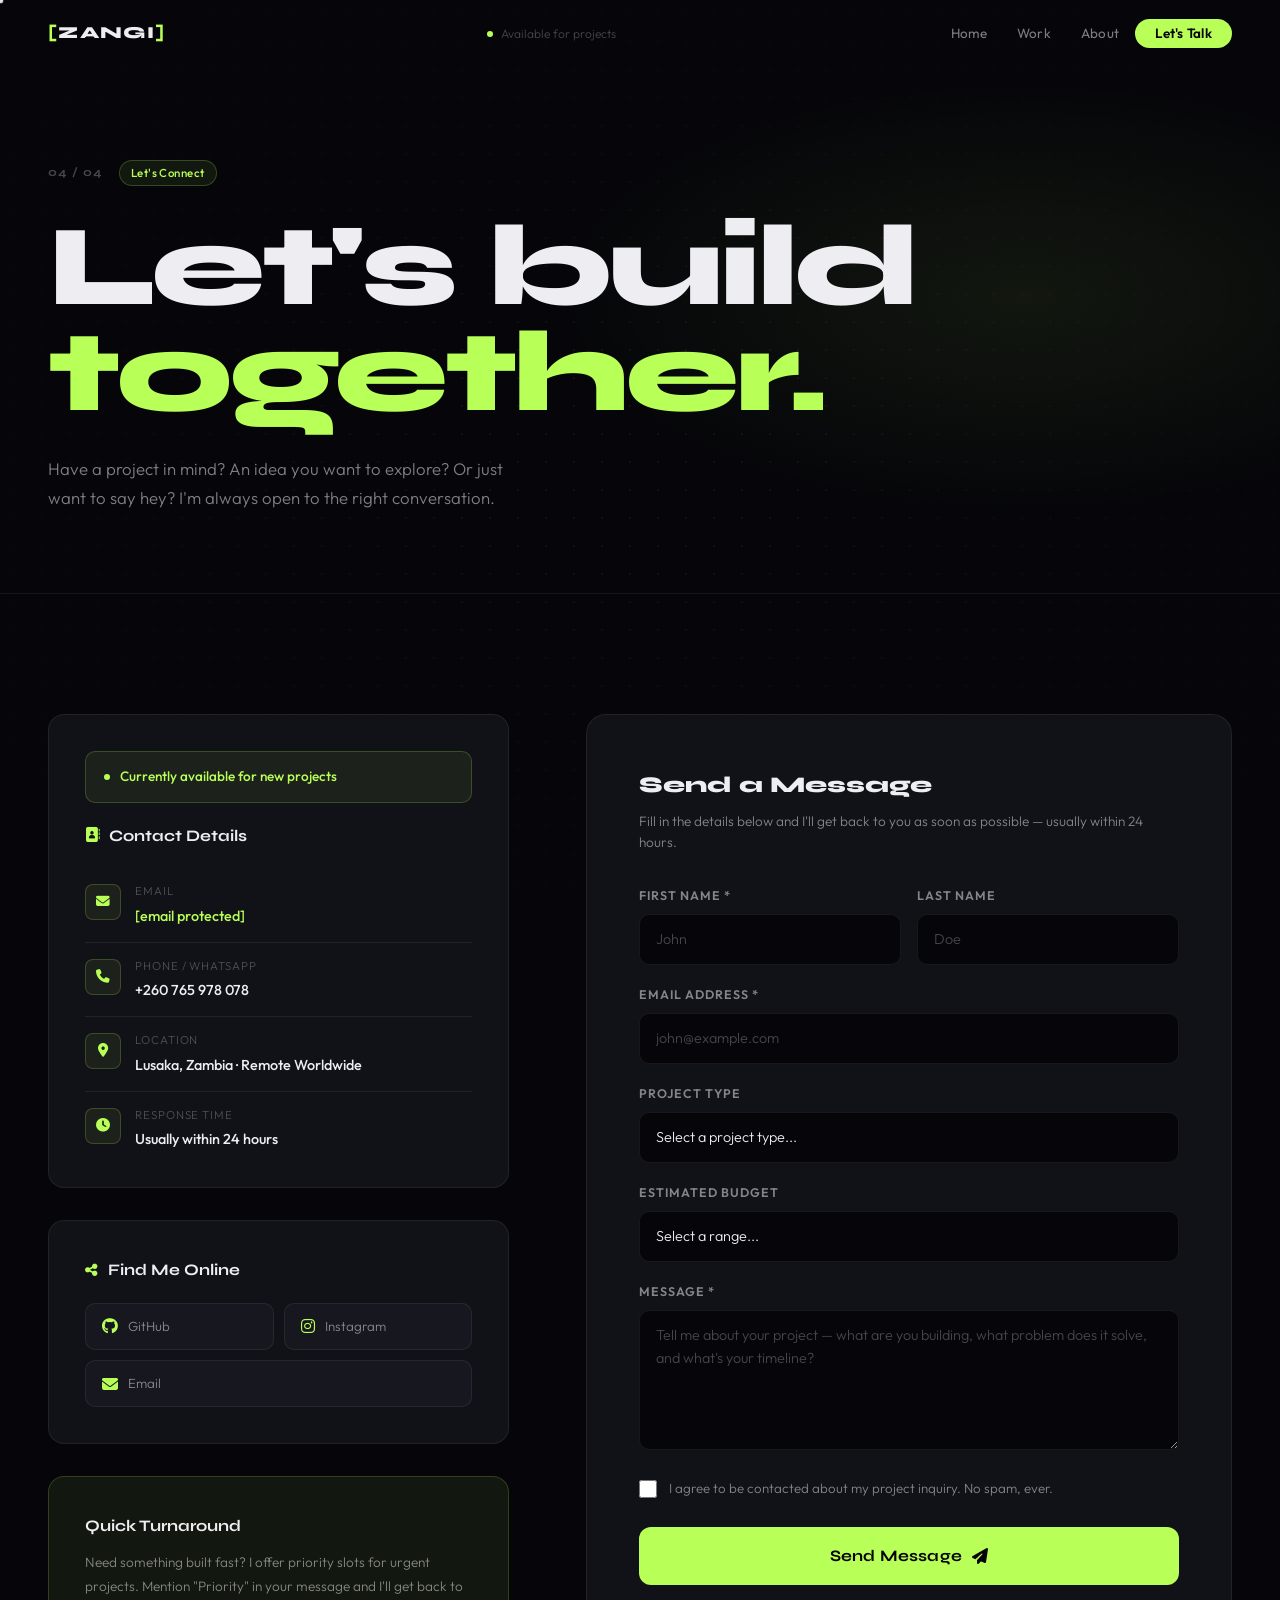
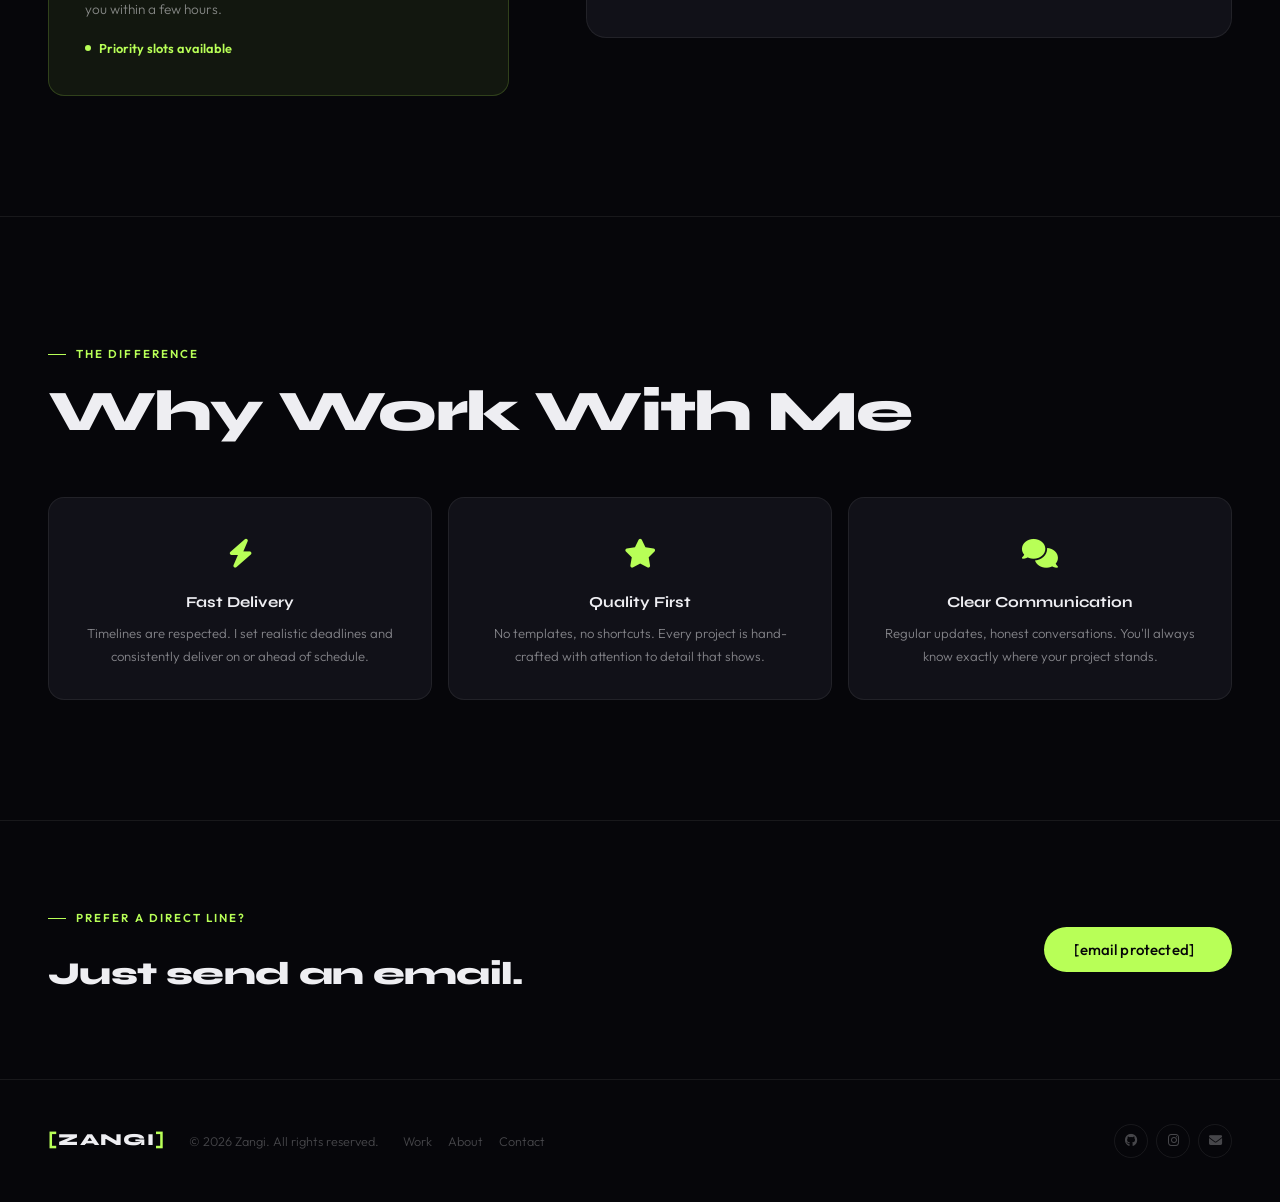
<file: contact (1).html>
<!DOCTYPE html>
<html lang="en">
<head>
  <meta charset="UTF-8">
  <meta name="viewport" content="width=device-width, initial-scale=1.0">
  <meta name="description" content="Get in touch with Zangi — let's build something great together.">
  <title>Contact — Zangi</title>
  <link rel="preconnect" href="https://fonts.googleapis.com">
  <link rel="preconnect" href="https://fonts.gstatic.com" crossorigin>
  <link href="https://fonts.googleapis.com/css2?family=Syne:wght@400;500;600;700;800&family=Outfit:wght@300;400;500;600;700&display=swap" rel="stylesheet">
  <link rel="stylesheet" href="https://cdnjs.cloudflare.com/ajax/libs/font-awesome/6.5.1/css/all.min.css">
  <link rel="stylesheet" href="style.css">
  <style>
    @keyframes fadeUp { from{opacity:0;transform:translateY(20px)} to{opacity:1;transform:translateY(0)} }

    /* ── Page Hero ─────────────────────────────────────────── */
    .contact-hero {
      padding: clamp(80px,14vw,160px) clamp(20px,5vw,48px) clamp(48px,7vw,80px);
      border-bottom: 1px solid var(--border); position: relative; overflow: hidden;
    }
    .contact-hero-bg {
      position: absolute; inset: 0; pointer-events: none;
      background: radial-gradient(ellipse 55% 55% at 80% 50%, rgba(184,255,87,0.07) 0%, transparent 70%);
    }
    .contact-hero-inner { max-width: 1400px; margin: 0 auto; }
    .contact-hero-h {
      font-family: var(--font-head); font-weight: 800; letter-spacing: -0.035em;
      font-size: clamp(3rem,9vw,9rem); line-height: 0.92; margin-bottom: 28px;
      animation: fadeUp .85s var(--ease) both;
    }
    .contact-hero-sub {
      font-size: clamp(0.9rem,1.8vw,1.05rem); color: var(--text-2);
      max-width: 480px; line-height: 1.75;
      animation: fadeUp .85s var(--ease) .12s both;
    }

    /* ── Main Contact Layout ───────────────────────────────── */
    .contact-layout {
      display: grid; grid-template-columns: 1fr 1.4fr;
      gap: clamp(40px,6vw,80px); align-items: start;
    }
    @media (max-width: 900px) { .contact-layout { grid-template-columns: 1fr; } }

    /* Left: Info Panel */
    .contact-info-panel { display: flex; flex-direction: column; gap: 32px; }
    .info-card {
      background: var(--surface); border: 1px solid var(--border);
      border-radius: var(--radius); padding: clamp(24px,3.5vw,36px);
    }
    .info-card-title {
      font-family: var(--font-head); font-size: 1rem; font-weight: 700;
      margin-bottom: 20px; display: flex; align-items: center; gap: 10px;
    }
    .info-card-title i { color: var(--accent); font-size: 0.9rem; }

    .contact-item {
      display: flex; align-items: flex-start; gap: 14px;
      padding: 14px 0; border-bottom: 1px solid var(--border);
    }
    .contact-item:last-child { border-bottom: none; padding-bottom: 0; }
    .contact-item:first-child { padding-top: 0; }
    .contact-item-icon {
      width: 36px; height: 36px; border-radius: 8px;
      background: var(--accent-dim); border: 1px solid rgba(184,255,87,.2);
      display: flex; align-items: center; justify-content: center;
      font-size: 0.85rem; color: var(--accent); flex-shrink: 0; margin-top: 2px;
    }
    .contact-item-label { font-size: 0.72rem; color: var(--text-3); letter-spacing: 0.08em; text-transform: uppercase; margin-bottom: 4px; }
    .contact-item-val { font-size: 0.9rem; color: var(--text-1); font-weight: 500; }
    .contact-item-val a { color: var(--accent); transition: opacity .2s; }
    .contact-item-val a:hover { opacity: 0.75; }

    .availability-badge {
      display: flex; align-items: center; gap: 10px;
      background: var(--accent-dim); border: 1px solid rgba(184,255,87,.2);
      border-radius: 10px; padding: 14px 18px; margin-bottom: 20px;
    }
    .availability-badge .status-dot { flex-shrink: 0; }
    .availability-badge span { font-size: 0.85rem; color: var(--accent); font-weight: 500; }

    .social-row { display: flex; flex-wrap: wrap; gap: 10px; }
    .social-card {
      display: flex; align-items: center; gap: 10px; padding: 12px 16px;
      background: var(--surface-2); border: 1px solid var(--border); border-radius: 10px;
      font-size: 0.83rem; color: var(--text-2); transition: all .2s; flex: 1; min-width: 130px;
      text-decoration: none;
    }
    .social-card:hover { border-color: var(--border-2); color: var(--text-1); transform: translateY(-2px); }
    .social-card i { color: var(--accent); font-size: 1rem; flex-shrink: 0; }

    /* Right: Form */
    .contact-form-wrap {
      background: var(--surface); border: 1px solid var(--border);
      border-radius: 20px; padding: clamp(28px,5vw,52px);
    }
    .form-title { font-family: var(--font-head); font-size: 1.4rem; font-weight: 800; margin-bottom: 8px; }
    .form-sub { font-size: 0.85rem; color: var(--text-2); margin-bottom: 32px; line-height: 1.6; }

    .form-row { display: grid; grid-template-columns: 1fr 1fr; gap: 16px; }
    @media (max-width: 500px) { .form-row { grid-template-columns: 1fr; } }

    .form-field { margin-bottom: 20px; }
    .form-label {
      display: block; font-size: 0.78rem; font-weight: 600;
      letter-spacing: 0.08em; text-transform: uppercase; color: var(--text-2);
      margin-bottom: 8px;
    }
    .form-input, .form-textarea, .form-select {
      width: 100%; background: var(--bg); border: 1px solid var(--border);
      border-radius: 10px; padding: 13px 16px;
      font-family: var(--font-body); font-size: 0.9rem; color: var(--text-1);
      transition: border-color .2s, box-shadow .2s; outline: none;
      -webkit-appearance: none;
    }
    .form-input::placeholder, .form-textarea::placeholder { color: var(--text-3); }
    .form-input:focus, .form-textarea:focus, .form-select:focus {
      border-color: rgba(184,255,87,.4);
      box-shadow: 0 0 0 3px rgba(184,255,87,.08);
    }
    .form-textarea { resize: vertical; min-height: 140px; line-height: 1.6; }
    .form-select { cursor: none; }
    @media (max-width:768px) { .form-select { cursor: pointer; } }
    .form-select option { background: var(--surface-2); color: var(--text-1); }

    .form-check { display: flex; align-items: flex-start; gap: 12px; margin-bottom: 28px; }
    .form-check input[type="checkbox"] { width: 18px; height: 18px; margin-top: 2px; accent-color: var(--accent); flex-shrink: 0; cursor: pointer; }
    .form-check label { font-size: 0.83rem; color: var(--text-2); line-height: 1.6; cursor: pointer; }
    .form-check label a { color: var(--accent); }

    .form-submit {
      width: 100%; padding: 16px; border-radius: 12px;
      background: var(--accent); color: #050508;
      font-family: var(--font-head); font-size: 1rem; font-weight: 700;
      border: none; cursor: none; transition: all .25s var(--ease);
      display: flex; align-items: center; justify-content: center; gap: 10px;
      letter-spacing: 0.01em;
    }
    .form-submit:hover { background: #caff66; transform: translateY(-2px); box-shadow: 0 12px 36px var(--accent-glow); }
    @media (max-width:768px) { .form-submit { cursor: pointer; } }

    /* Success State */
    .form-success {
      display: none; text-align: center; padding: 40px 20px;
    }
    .form-success.show { display: block; }
    .success-icon { font-size: 3rem; color: var(--accent); margin-bottom: 16px; }
    .success-title { font-family: var(--font-head); font-size: 1.4rem; font-weight: 800; margin-bottom: 10px; }
    .success-text { font-size: 0.9rem; color: var(--text-2); line-height: 1.7; }

    /* ── Why Work With Me ────────────────────────────────────── */
    .why-grid {
      display: grid; grid-template-columns: repeat(3, 1fr);
      gap: 16px;
    }
    @media (max-width: 680px) { .why-grid { grid-template-columns: 1fr; } }
    @media (max-width: 900px) and (min-width: 681px) { .why-grid { grid-template-columns: repeat(3,1fr); } }
    .why-card {
      background: var(--surface); border: 1px solid var(--border);
      border-radius: var(--radius); padding: clamp(24px,3vw,32px);
      text-align: center; transition: border-color .3s, transform .3s;
    }
    .why-card:hover { border-color: var(--border-2); transform: translateY(-4px); }
    .why-icon { font-size: 1.8rem; color: var(--accent); margin-bottom: 14px; }
    .why-title { font-family: var(--font-head); font-size: 0.95rem; font-weight: 700; margin-bottom: 8px; }
    .why-desc { font-size: 0.82rem; color: var(--text-2); line-height: 1.7; }
  </style>
</head>
<body>
  <div class="bg-dots"></div>
  <div class="c-dot"></div>
  <div class="c-ring"></div>

  <nav class="nav solid" id="nav">
    <div class="nav-inner">
      <a href="index.html" class="nav-logo"><span class="bracket">[</span>ZANGI<span class="bracket">]</span></a>
      <div class="nav-status"><div class="status-dot"></div>Available for projects</div>
      <div class="nav-links">
        <a href="index.html"   class="nav-link" data-page="index.html">Home</a>
        <a href="work.html"    class="nav-link" data-page="work.html">Work</a>
        <a href="about.html"   class="nav-link" data-page="about.html">About</a>
        <a href="contact.html" class="nav-link nav-cta" data-page="contact.html">Let's Talk</a>
      </div>
      <button class="nav-burger" id="burger" aria-label="Menu"><span></span><span></span><span></span></button>
    </div>
  </nav>
  <nav class="nav-drawer" id="drawer">
    <a href="index.html"   class="nav-link" data-page="index.html">Home</a>
    <a href="work.html"    class="nav-link" data-page="work.html">Work</a>
    <a href="about.html"   class="nav-link" data-page="about.html">About</a>
    <a href="contact.html" class="nav-link nav-cta" data-page="contact.html">Let's Talk →</a>
  </nav>

  <!-- HERO -->
  <div class="contact-hero">
    <div class="contact-hero-bg"></div>
    <div class="contact-hero-inner">
      <div style="display:flex;align-items:center;gap:16px;margin-bottom:28px;">
        <span style="font-family:var(--font-head);font-size:0.75rem;font-weight:700;color:var(--text-3);letter-spacing:0.08em;">04 / 04</span>
        <span class="pill pill-accent">Let's Connect</span>
      </div>
      <h1 class="contact-hero-h">Let's build<br><span style="color:var(--accent)">together.</span></h1>
      <p class="contact-hero-sub">Have a project in mind? An idea you want to explore? Or just want to say hey? I'm always open to the right conversation.</p>
    </div>
  </div>

  <!-- MAIN CONTACT SECTION -->
  <div style="border-bottom:1px solid var(--border)">
    <div class="wrap section">
      <div class="contact-layout">

        <!-- LEFT PANEL -->
        <div class="contact-info-panel reveal">

          <div class="info-card">
            <div class="availability-badge">
              <div class="status-dot"></div>
              <span>Currently available for new projects</span>
            </div>
            <div class="info-card-title"><i class="fas fa-address-book"></i> Contact Details</div>
            <div class="contact-item">
              <div class="contact-item-icon"><i class="fas fa-envelope"></i></div>
              <div>
                <div class="contact-item-label">Email</div>
                <div class="contact-item-val"><a href="mailto:zangi@gmail.com"><span class="__cf_email__" data-cfemail="cab0aba4ada38aada7aba3a6e4a9a5a7">[email&#160;protected]</span></a></div>
              </div>
            </div>
            <div class="contact-item">
              <div class="contact-item-icon"><i class="fas fa-phone"></i></div>
              <div>
                <div class="contact-item-label">Phone / WhatsApp</div>
                <div class="contact-item-val"><a href="tel:+260765978078" style="color:var(--text-1)">+260 765 978 078</a></div>
              </div>
            </div>
            <div class="contact-item">
              <div class="contact-item-icon"><i class="fas fa-map-marker-alt"></i></div>
              <div>
                <div class="contact-item-label">Location</div>
                <div class="contact-item-val">Lusaka, Zambia · Remote Worldwide</div>
              </div>
            </div>
            <div class="contact-item">
              <div class="contact-item-icon"><i class="fas fa-clock"></i></div>
              <div>
                <div class="contact-item-label">Response Time</div>
                <div class="contact-item-val">Usually within 24 hours</div>
              </div>
            </div>
          </div>

          <div class="info-card">
            <div class="info-card-title"><i class="fas fa-share-alt"></i> Find Me Online</div>
            <div class="social-row">
              <a href="https://github.com/heavenmade360" target="_blank" class="social-card">
                <i class="fab fa-github"></i> GitHub
              </a>
              <a href="https://instagram.com/jerome_mulozela" target="_blank" class="social-card">
                <i class="fab fa-instagram"></i> Instagram
              </a>
              <a href="mailto:zangi@gmail.com" class="social-card">
                <i class="fas fa-envelope"></i> Email
              </a>
            </div>
          </div>

          <div class="info-card" style="background:var(--accent-dim);border-color:rgba(184,255,87,.18)">
            <div style="font-family:var(--font-head);font-size:1rem;font-weight:700;margin-bottom:12px;">
              Quick Turnaround
            </div>
            <p style="font-size:0.85rem;color:var(--text-2);line-height:1.75;margin-bottom:16px;">
              Need something built fast? I offer priority slots for urgent projects. 
              Mention "Priority" in your message and I'll get back to you within a few hours.
            </p>
            <div style="display:flex;align-items:center;gap:8px;font-size:0.8rem;color:var(--accent);font-weight:600;">
              <div class="status-dot"></div> Priority slots available
            </div>
          </div>
        </div>

        <!-- RIGHT: FORM -->
        <div class="contact-form-wrap reveal d1">
          <h2 class="form-title">Send a Message</h2>
          <p class="form-sub">Fill in the details below and I'll get back to you as soon as possible — usually within 24 hours.</p>

          <form id="contactForm" novalidate>
            <div class="form-row">
              <div class="form-field">
                <label class="form-label" for="fname">First Name *</label>
                <input class="form-input" type="text" id="fname" name="fname" placeholder="John" required>
              </div>
              <div class="form-field">
                <label class="form-label" for="lname">Last Name</label>
                <input class="form-input" type="text" id="lname" name="lname" placeholder="Doe">
              </div>
            </div>

            <div class="form-field">
              <label class="form-label" for="email">Email Address *</label>
              <input class="form-input" type="email" id="email" name="email" placeholder="john@example.com" required>
            </div>

            <div class="form-field">
              <label class="form-label" for="budget">Project Type</label>
              <select class="form-select form-input" id="budget" name="budget">
                <option value="" disabled selected>Select a project type...</option>
                <option value="landing">Landing Page / Portfolio</option>
                <option value="webdev">Full Website Development</option>
                <option value="redesign">Website Redesign</option>
                <option value="saas">SaaS / App Prototype</option>
                <option value="uiux">UI/UX Design Only</option>
                <option value="other">Other / Let's Discuss</option>
              </select>
            </div>

            <div class="form-field">
              <label class="form-label" for="budget2">Estimated Budget</label>
              <select class="form-select form-input" id="budget2" name="budget2">
                <option value="" disabled selected>Select a range...</option>
                <option value="under500">Under $500</option>
                <option value="500-1k">$500 – $1,000</option>
                <option value="1k-3k">$1,000 – $3,000</option>
                <option value="3k+">$3,000+</option>
                <option value="discuss">Let's discuss</option>
              </select>
            </div>

            <div class="form-field">
              <label class="form-label" for="message">Message *</label>
              <textarea class="form-textarea" id="message" name="message" placeholder="Tell me about your project — what are you building, what problem does it solve, and what's your timeline?" required></textarea>
            </div>

            <div class="form-check">
              <input type="checkbox" id="agree" name="agree">
              <label for="agree">I agree to be contacted about my project inquiry. No spam, ever.</label>
            </div>

            <button type="submit" class="form-submit">
              <span>Send Message</span>
              <i class="fas fa-paper-plane"></i>
            </button>
          </form>

          <div class="form-success" id="formSuccess">
            <div class="success-icon">✓</div>
            <div class="success-title">Message Sent!</div>
            <p class="success-text">Thanks for reaching out. I'll review your project details and get back to you within 24 hours.</p>
          </div>
        </div>
      </div>
    </div>
  </div>

  <!-- WHY WORK WITH ME -->
  <div style="border-bottom:1px solid var(--border)">
    <div class="wrap section">
      <div class="reveal" style="margin-bottom:clamp(32px,5vw,56px)">
        <div class="label">The Difference</div>
        <h2 class="h2">Why Work With Me</h2>
      </div>
      <div class="why-grid">
        <div class="why-card reveal d1">
          <div class="why-icon"><i class="fas fa-bolt"></i></div>
          <div class="why-title">Fast Delivery</div>
          <p class="why-desc">Timelines are respected. I set realistic deadlines and consistently deliver on or ahead of schedule.</p>
        </div>
        <div class="why-card reveal d2">
          <div class="why-icon"><i class="fas fa-star"></i></div>
          <div class="why-title">Quality First</div>
          <p class="why-desc">No templates, no shortcuts. Every project is hand-crafted with attention to detail that shows.</p>
        </div>
        <div class="why-card reveal d3">
          <div class="why-icon"><i class="fas fa-comments"></i></div>
          <div class="why-title">Clear Communication</div>
          <p class="why-desc">Regular updates, honest conversations. You'll always know exactly where your project stands.</p>
        </div>
      </div>
    </div>
  </div>

  <!-- FINAL CTA STRIP -->
  <div class="wrap" style="padding-top:clamp(48px,7vw,80px);padding-bottom:clamp(48px,7vw,80px);">
    <div style="display:flex;align-items:center;justify-content:space-between;gap:24px;flex-wrap:wrap;" class="reveal">
      <div>
        <div class="label">Prefer a direct line?</div>
        <h3 style="font-family:var(--font-head);font-size:clamp(1.2rem,3vw,2rem);font-weight:800;letter-spacing:-0.02em;">Just send an email.</h3>
      </div>
      <a href="mailto:zangi@gmail.com" class="btn btn-primary btn-lg">
        <span class="__cf_email__" data-cfemail="2258434c454b62454f434b4e0c414d4f">[email&#160;protected]</span> <i class="fas fa-arrow-up-right"></i>
      </a>
    </div>
  </div>

  <footer>
    <div class="footer-inner">
      <div class="footer-left">
        <span class="nav-logo"><span class="bracket">[</span>ZANGI<span class="bracket">]</span></span>
        <span class="footer-copy">© <span class="year"></span> Zangi. All rights reserved.</span>
        <nav class="footer-nav"><a href="work.html">Work</a><a href="about.html">About</a><a href="contact.html">Contact</a></nav>
      </div>
      <div class="socials">
        <a href="https://github.com/heavenmade360" target="_blank" class="social" aria-label="GitHub"><i class="fab fa-github"></i></a>
        <a href="https://instagram.com/jerome_mulozela" target="_blank" class="social" aria-label="Instagram"><i class="fab fa-instagram"></i></a>
        <a href="mailto:zangi@gmail.com" class="social" aria-label="Email"><i class="fas fa-envelope"></i></a>
      </div>
    </div>
  </footer>

  <script src="script.js"></script>
</body>
</html>
</file>
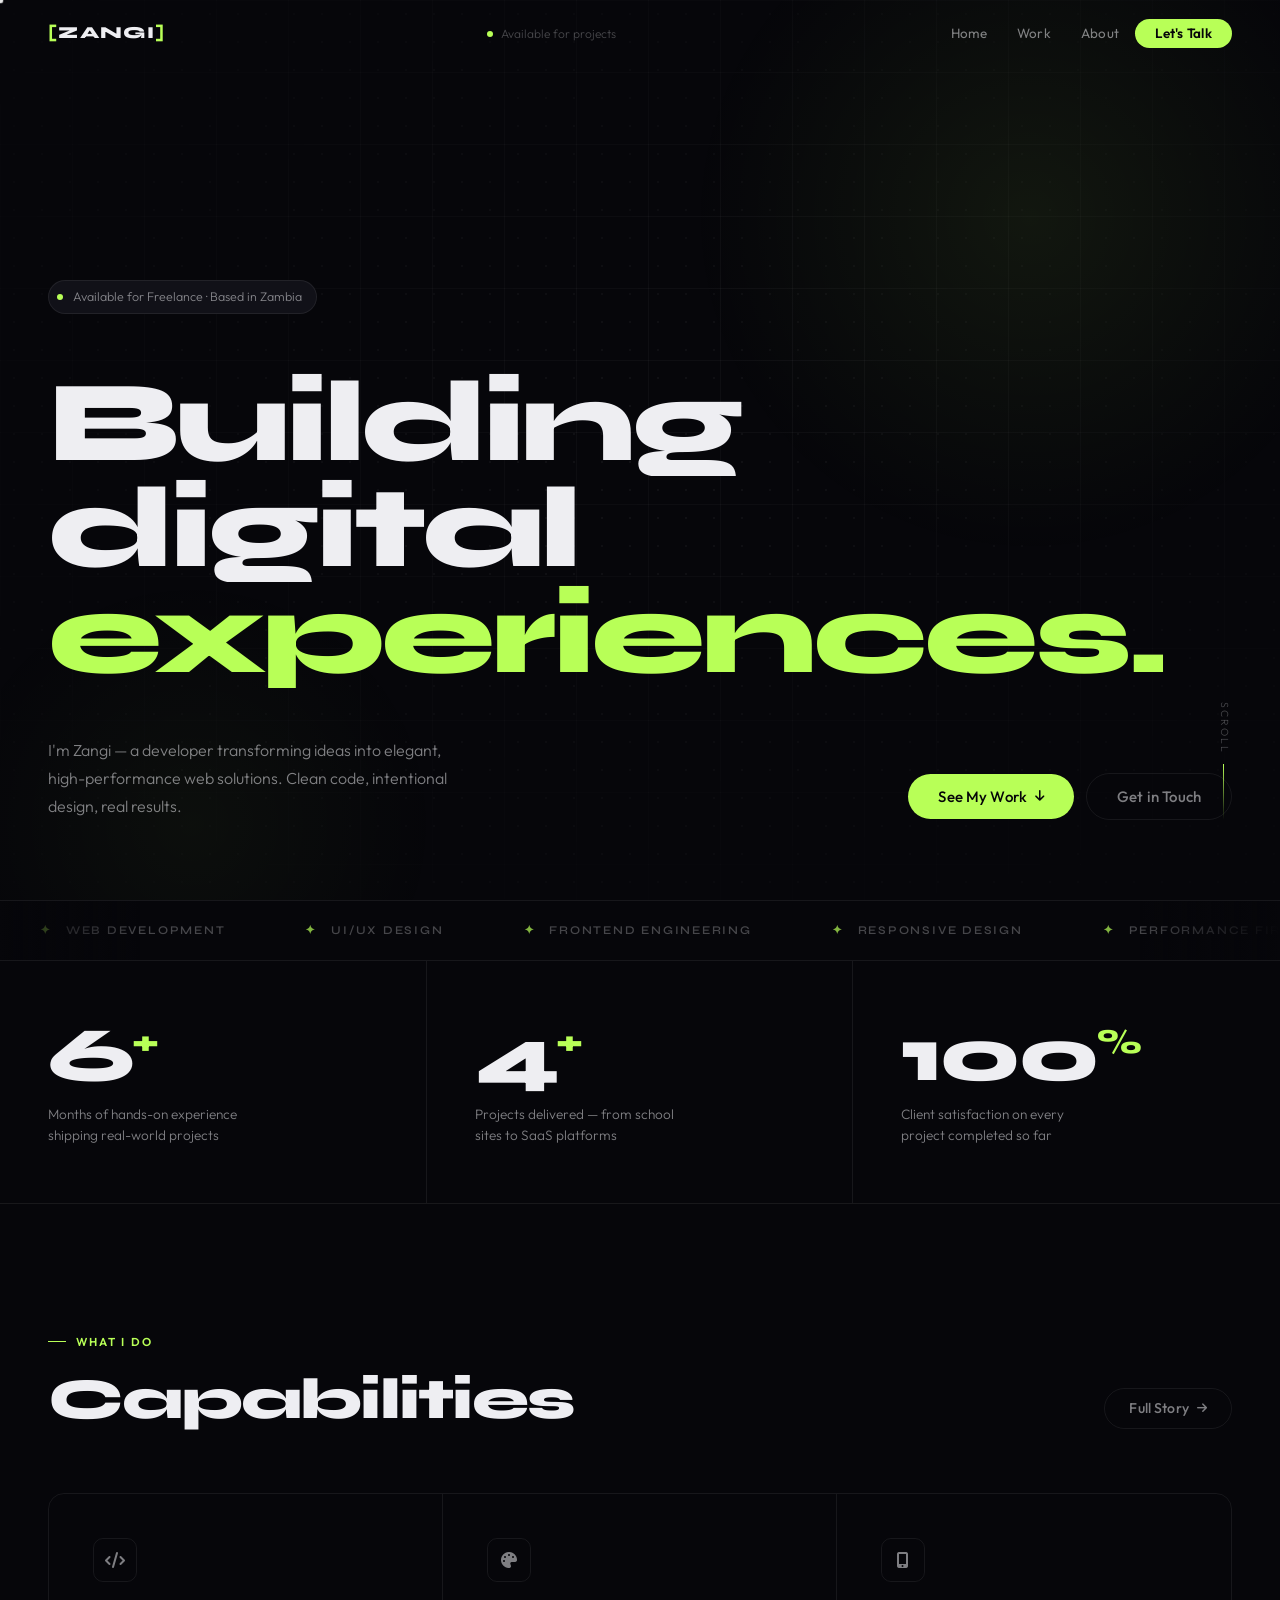
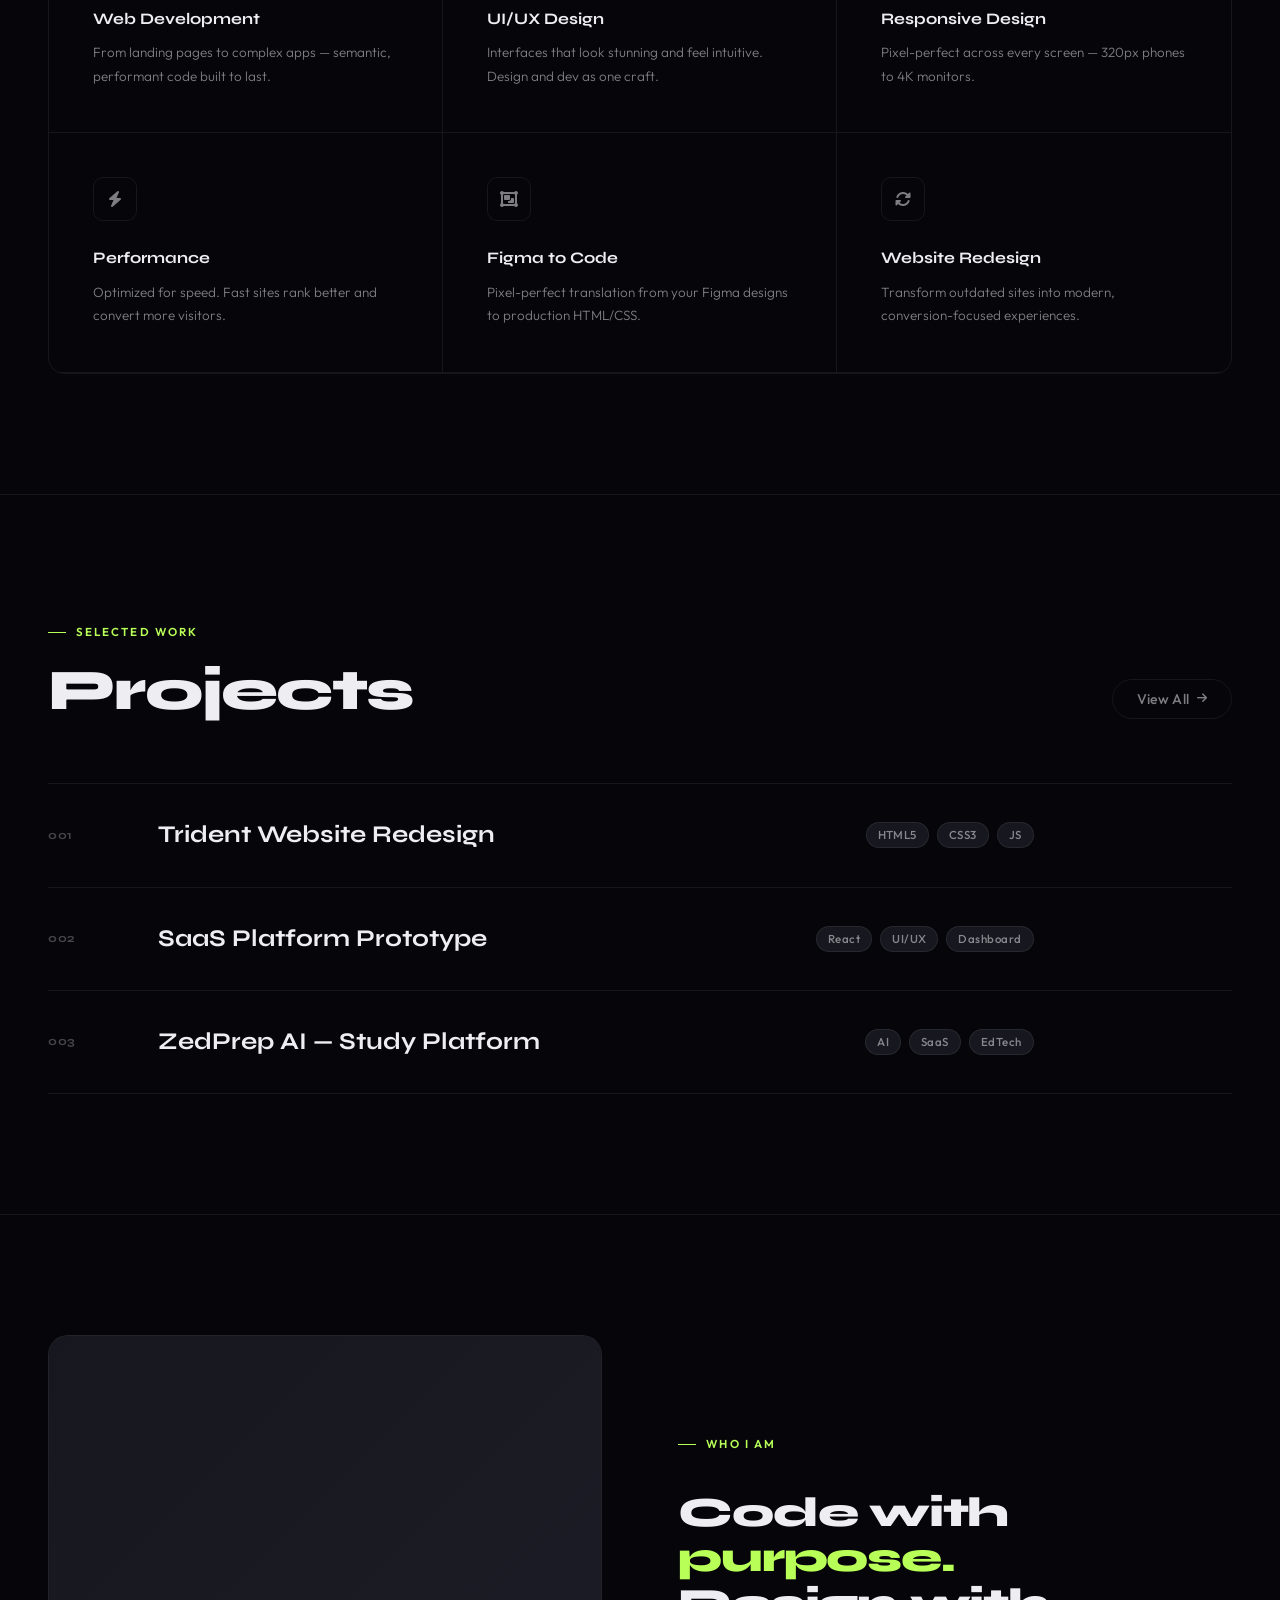
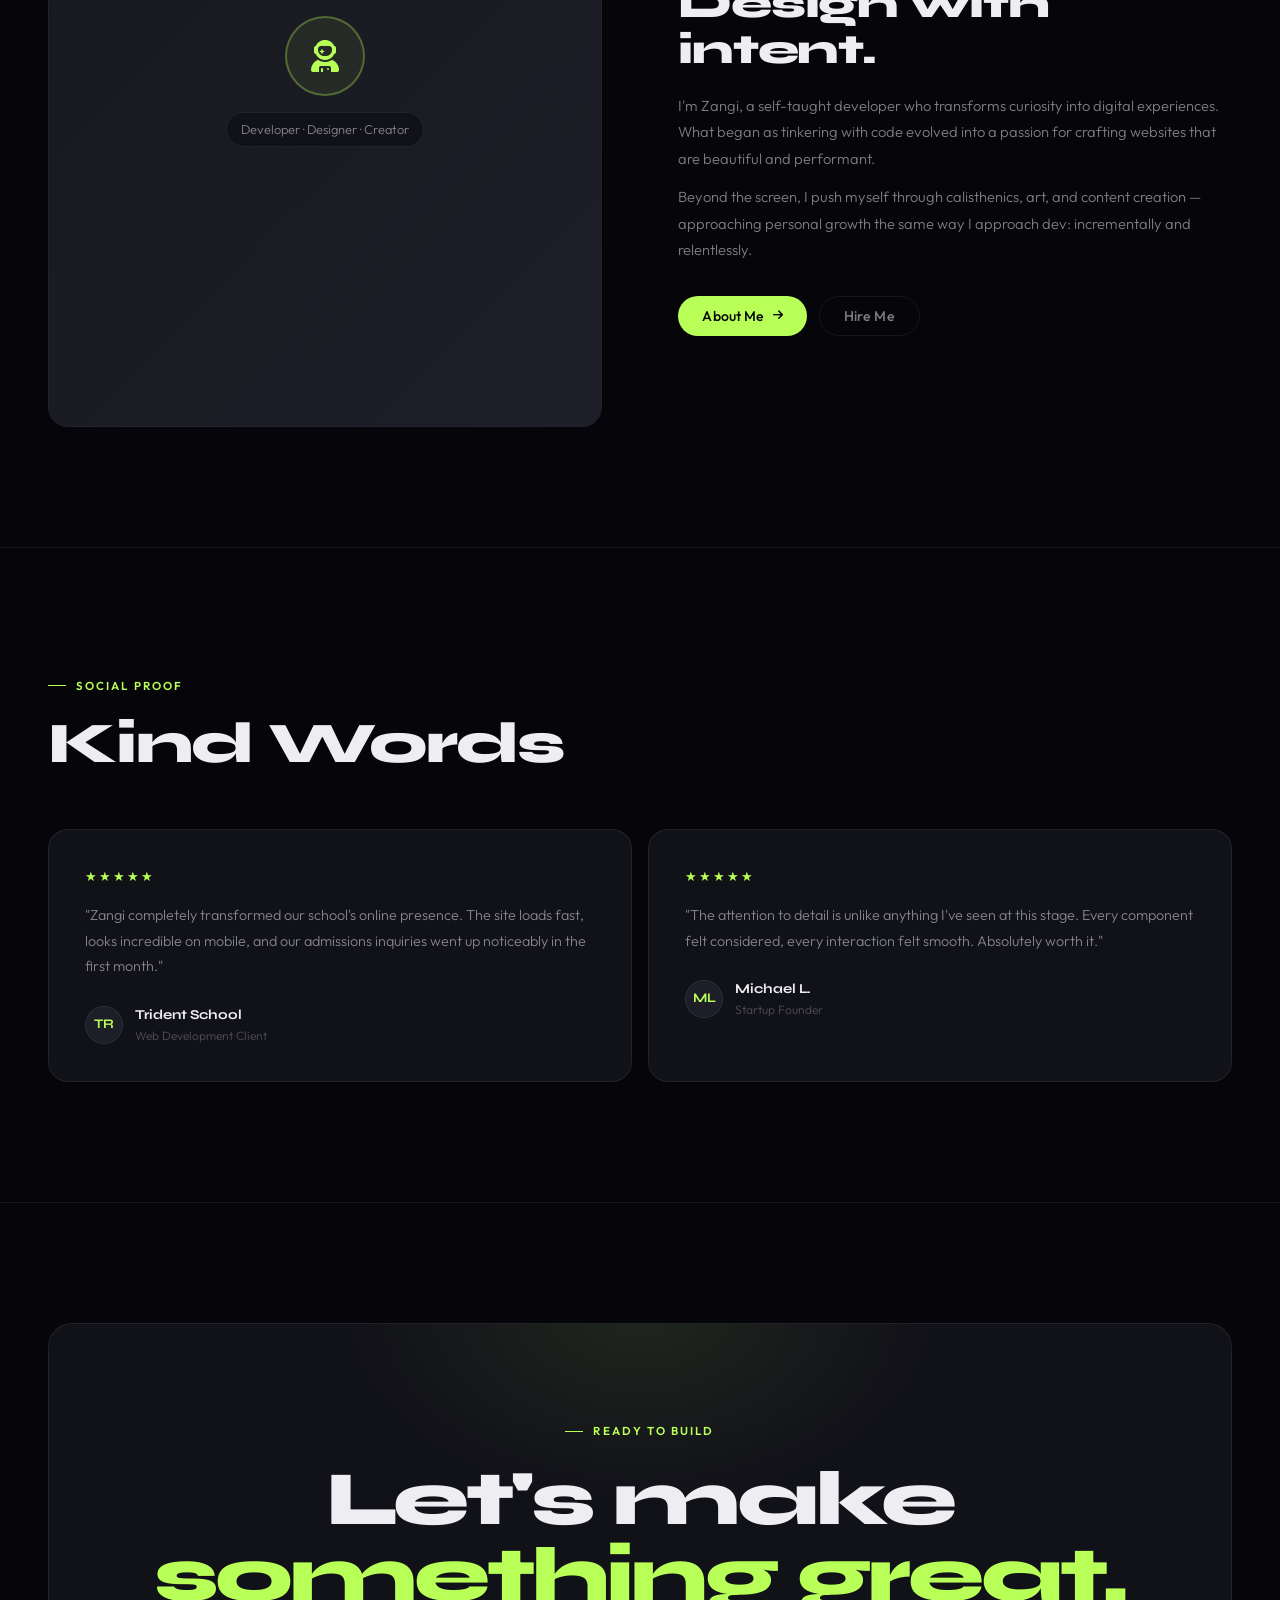
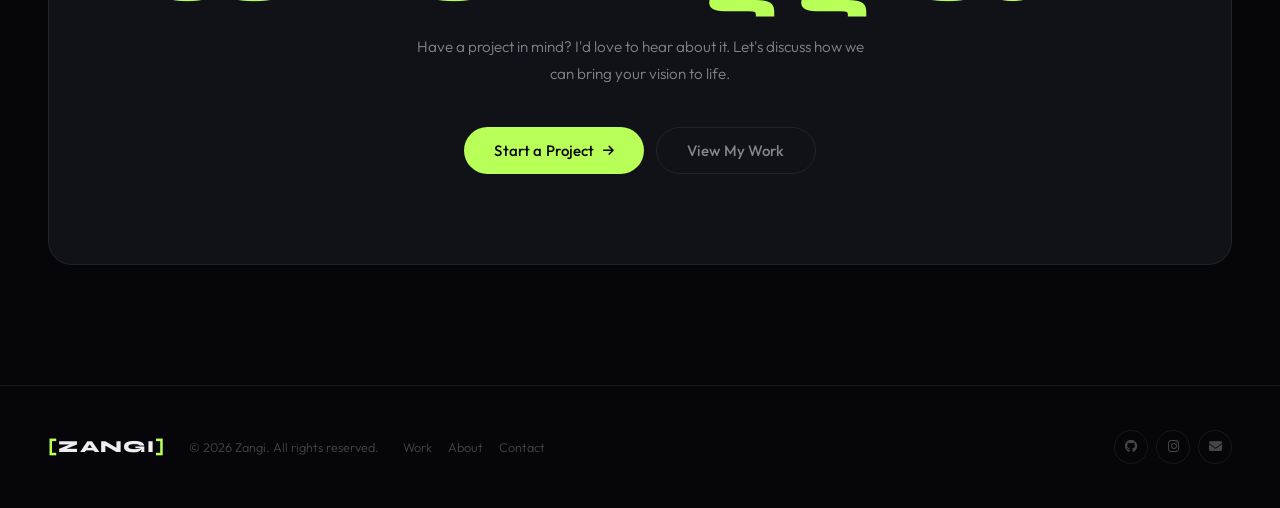
<file: index (18).html>
<!DOCTYPE html>
<html lang="en">
<head>
  <meta charset="UTF-8">
  <meta name="viewport" content="width=device-width, initial-scale=1.0">
  <meta name="description" content="Zangi — Developer & Designer crafting high-performance digital experiences. Available for freelance.">
  <title>Zangi — Developer & Designer</title>
  <link rel="preconnect" href="https://fonts.googleapis.com">
  <link rel="preconnect" href="https://fonts.gstatic.com" crossorigin>
  <link href="https://fonts.googleapis.com/css2?family=Syne:wght@400;500;600;700;800&family=Outfit:wght@300;400;500;600;700&display=swap" rel="stylesheet">
  <link rel="stylesheet" href="https://cdnjs.cloudflare.com/ajax/libs/font-awesome/6.5.1/css/all.min.css">
  <link rel="stylesheet" href="style.css">
  <style>
    /* ── Hero ─────────────────────────────────────────────── */
    .hero {
      min-height: 100svh;
      display: grid;
      grid-template-rows: 1fr auto;
      padding: 0 clamp(20px,5vw,48px) clamp(48px,8vw,80px);
      position: relative; overflow: hidden;
    }
    .hero-bg {
      position: absolute; inset: 0; pointer-events: none; z-index: 0;
    }
    .hero-bg-glow {
      position: absolute; top: -15%; right: -8%;
      width: clamp(400px,55vw,800px); height: clamp(400px,55vw,800px);
      background: radial-gradient(circle, rgba(184,255,87,0.07) 0%, transparent 68%);
    }
    .hero-bg-glow-2 {
      position: absolute; bottom: -20%; left: -5%;
      width: clamp(300px,40vw,600px); height: clamp(300px,40vw,600px);
      background: radial-gradient(circle, rgba(184,255,87,0.04) 0%, transparent 68%);
    }
    .hero-grid-lines {
      position: absolute; inset: 0;
      background-image:
        linear-gradient(var(--border) 1px, transparent 1px),
        linear-gradient(90deg, var(--border) 1px, transparent 1px);
      background-size: 72px 72px;
      mask-image: radial-gradient(ellipse 75% 75% at 55% 40%, black 10%, transparent 100%);
      opacity: 0.5;
    }
    .hero-content {
      display: flex; flex-direction: column; justify-content: flex-end;
      padding-top: clamp(80px, 12vw, 120px);
      position: relative; z-index: 1;
      max-width: 1400px; width: 100%; margin: 0 auto;
    }
    .hero-eyebrow {
      display: inline-flex; align-items: center; gap: 10px;
      background: var(--surface); border: 1px solid var(--border);
      border-radius: 100px; padding: 6px 14px 6px 8px;
      font-size: 0.78rem; color: var(--text-2); margin-bottom: clamp(32px,5vw,56px);
      width: fit-content;
      animation: fadeUp .9s var(--ease) both;
    }
    .hero-title {
      font-family: var(--font-head); font-weight: 800;
      font-size: clamp(3rem, 9vw, 10rem);
      line-height: 0.92; letter-spacing: -0.035em;
      margin-bottom: clamp(28px,4vw,48px);
    }
    .hero-title .line { display: block; overflow: hidden; }
    .hero-title .line-in {
      display: block;
      animation: slideUp .9s var(--ease) both;
    }
    .hero-title .line:nth-child(2) .line-in { animation-delay: .08s; }
    .hero-title .line:nth-child(3) .line-in { animation-delay: .16s; color: var(--accent); }

    .hero-bottom {
      display: flex; align-items: flex-end; justify-content: space-between;
      gap: clamp(24px, 4vw, 48px); flex-wrap: wrap;
      animation: fadeUp .9s var(--ease) .28s both;
    }
    .hero-desc {
      max-width: 400px; font-size: clamp(0.88rem,1.8vw,1rem);
      color: var(--text-2); line-height: 1.75;
    }
    .hero-actions { display: flex; align-items: center; gap: 12px; flex-wrap: wrap; }

    .hero-scroll {
      position: absolute; right: clamp(20px,4vw,48px); bottom: clamp(48px,8vw,80px);
      display: flex; flex-direction: column; align-items: center; gap: 10px;
      animation: fadeIn 1s .7s both;
    }
    .hero-scroll-label {
      font-size: 0.65rem; letter-spacing: 0.2em; text-transform: uppercase;
      color: var(--text-3); writing-mode: vertical-rl;
    }
    .hero-scroll-bar {
      width: 1px; height: 56px;
      background: linear-gradient(var(--accent), transparent);
      animation: scrollBar 1.5s var(--ease) 1s both;
      transform-origin: top;
    }
    @keyframes scrollBar { from{transform:scaleY(0)} to{transform:scaleY(1)} }

    /* ── Marquee Strip ────────────────────────────────────── */
    /* (uses global .marquee-wrap) */

    /* ── Stats ────────────────────────────────────────────── */
    .stats-row {
      display: grid; grid-template-columns: repeat(3, 1fr);
      border-bottom: 1px solid var(--border);
    }
    @media (max-width: 600px) {
      .stats-row { grid-template-columns: 1fr; }
    }
    .stat {
      padding: clamp(32px,5vw,56px) clamp(20px,4vw,48px);
      border-right: 1px solid var(--border);
    }
    .stat:last-child { border-right: none; }
    @media (max-width: 600px) {
      .stat { border-right: none; border-bottom: 1px solid var(--border); }
      .stat:last-child { border-bottom: none; }
    }
    .stat-num {
      font-family: var(--font-head); font-size: clamp(2.5rem,6vw,5.5rem);
      font-weight: 800; letter-spacing: -0.04em; line-height: 1; color: var(--text-1);
      margin-bottom: 10px;
    }
    .stat-num sup { font-size: .45em; color: var(--accent); vertical-align: super; }
    .stat-txt { font-size: 0.85rem; color: var(--text-2); line-height: 1.6; max-width: 200px; }

    /* ── Services ─────────────────────────────────────────── */
    .services-head {
      display: flex; align-items: flex-end; justify-content: space-between;
      gap: 24px; flex-wrap: wrap;
      margin-bottom: clamp(40px, 6vw, 64px);
    }
    .services-grid {
      display: grid; grid-template-columns: repeat(3, 1fr);
      border: 1px solid var(--border); border-radius: var(--radius);
      overflow: hidden;
    }
    @media (max-width: 900px) { .services-grid { grid-template-columns: repeat(2, 1fr); } }
    @media (max-width: 560px) { .services-grid { grid-template-columns: 1fr; } }
    .svc {
      padding: clamp(28px,4vw,44px);
      border-right: 1px solid var(--border);
      border-bottom: 1px solid var(--border);
      transition: background .3s;
      position: relative; overflow: hidden;
    }
    .svc:hover { background: var(--surface); }
    .svc:nth-child(3n) { border-right: none; }
    @media (max-width: 900px) { .svc:nth-child(3n) { border-right: 1px solid var(--border); } .svc:nth-child(2n) { border-right: none; } }
    @media (max-width: 560px) { .svc { border-right: none; } }
    .svc-icon {
      width: 44px; height: 44px; border-radius: 10px;
      border: 1px solid var(--border); display: flex;
      align-items: center; justify-content: center;
      font-size: 1rem; color: var(--text-2); margin-bottom: 24px;
      transition: color .3s, border-color .3s;
    }
    .svc:hover .svc-icon { color: var(--accent); border-color: rgba(184,255,87,.3); }
    .svc-name { font-family: var(--font-head); font-size: 1rem; font-weight: 700; margin-bottom: 10px; }
    .svc-desc { font-size: 0.84rem; color: var(--text-2); line-height: 1.75; }

    /* ── Featured Projects (home) ─────────────────────────── */
    .projects-head {
      display: flex; align-items: flex-end; justify-content: space-between;
      gap: 24px; flex-wrap: wrap; margin-bottom: clamp(40px,6vw,64px);
    }
    .proj-list { border-top: 1px solid var(--border); }
    .proj-row {
      display: grid;
      grid-template-columns: 72px 1fr auto clamp(100px,15vw,160px);
      align-items: center; gap: clamp(16px,3vw,40px);
      padding: clamp(20px,3vw,32px) 0;
      border-bottom: 1px solid var(--border);
      position: relative; overflow: hidden;
      text-decoration: none; color: inherit;
      transition: padding-inline .4s var(--ease);
    }
    .proj-row::before {
      content: ''; position: absolute; inset: 0; left: 0;
      background: var(--accent-dim); width: 0;
      transition: width .45s var(--ease);
    }
    .proj-row:hover { padding-inline: clamp(16px,3vw,24px); }
    .proj-row:hover::before { width: 100%; }
    .proj-row:hover .proj-num { color: var(--accent); }
    .proj-row:hover .proj-arrow { transform: translate(4px,-4px); color: var(--accent); }
    .proj-num {
      font-family: var(--font-head); font-size: 0.75rem; font-weight: 700;
      color: var(--text-3); letter-spacing: 0.06em; transition: color .3s;
      position: relative; z-index: 1;
    }
    .proj-title {
      font-family: var(--font-head); font-size: clamp(1rem,2.5vw,1.5rem);
      font-weight: 700; position: relative; z-index: 1;
    }
    .proj-tags { display: flex; gap: 8px; flex-wrap: wrap; position: relative; z-index: 1; }
    .proj-arrow { font-size: 1rem; color: var(--text-3); transition: transform .3s, color .3s; position: relative; z-index: 1; text-align: right; }

    @media (max-width: 640px) {
      .proj-row { grid-template-columns: 44px 1fr auto; }
      .proj-tags { display: none; }
    }

    /* ── About Teaser ─────────────────────────────────────── */
    .about-teaser {
      display: grid; grid-template-columns: 1fr 1fr; gap: clamp(40px,6vw,96px);
      align-items: center;
    }
    @media (max-width: 800px) { .about-teaser { grid-template-columns: 1fr; } }
    .about-teaser-img {
      aspect-ratio: 4/5; border-radius: 20px;
      background: var(--surface); border: 1px solid var(--border);
      overflow: hidden; position: relative;
    }
    .about-teaser-img-inner {
      width: 100%; height: 100%;
      background: linear-gradient(135deg, var(--surface-2) 0%, var(--surface-3) 100%);
      display: flex; flex-direction: column; align-items: center; justify-content: center; gap: 16px;
    }
    .about-avatar-icon {
      width: 80px; height: 80px; border-radius: 50%;
      background: var(--accent-dim); border: 2px solid rgba(184,255,87,.3);
      display: flex; align-items: center; justify-content: center;
      font-size: 2rem; color: var(--accent);
    }
    .about-teaser-tag {
      font-size: 0.8rem; color: var(--text-2);
      background: var(--surface); border: 1px solid var(--border);
      padding: 6px 14px; border-radius: 100px;
    }
    .about-teaser-h { font-family: var(--font-head); font-weight: 800; font-size: clamp(1.6rem,3.5vw,2.6rem); line-height: 1.1; letter-spacing: -0.03em; margin-top: 16px; margin-bottom: 20px; }
    .about-teaser-p { font-size: 0.92rem; color: var(--text-2); line-height: 1.8; margin-bottom: 12px; }

    /* ── Testimonials ─────────────────────────────────────── */
    .testi-grid {
      display: grid; grid-template-columns: repeat(2, 1fr); gap: 16px; margin-top: clamp(40px,5vw,56px);
    }
    @media (max-width: 680px) { .testi-grid { grid-template-columns: 1fr; } }
    .testi {
      background: var(--surface); border: 1px solid var(--border);
      border-radius: 20px; padding: clamp(24px,4vw,36px);
      transition: border-color .3s, transform .3s;
    }
    .testi:hover { border-color: var(--border-2); transform: translateY(-4px); }
    .testi-stars { color: var(--accent); font-size: 0.82rem; letter-spacing: 2px; margin-bottom: 16px; }
    .testi-text { font-size: 0.9rem; color: var(--text-2); line-height: 1.8; margin-bottom: 24px; }
    .testi-author { display: flex; align-items: center; gap: 12px; }
    .testi-av {
      width: 38px; height: 38px; border-radius: 50%;
      background: var(--surface-3); border: 1px solid var(--border);
      display: flex; align-items: center; justify-content: center;
      font-family: var(--font-head); font-size: 0.82rem; font-weight: 700; color: var(--accent);
    }
    .testi-name { font-family: var(--font-head); font-size: 0.85rem; font-weight: 700; }
    .testi-role { font-size: 0.75rem; color: var(--text-3); }

    /* ── CTA Banner ───────────────────────────────────────── */
    .cta-banner {
      background: var(--surface); border: 1px solid var(--border);
      border-radius: 24px; padding: clamp(48px,7vw,96px) clamp(32px,5vw,80px);
      text-align: center; position: relative; overflow: hidden;
    }
    .cta-banner::before {
      content: ''; position: absolute;
      top: -40%; left: 50%; transform: translateX(-50%);
      width: 600px; height: 400px;
      background: radial-gradient(ellipse, rgba(184,255,87,0.09) 0%, transparent 70%);
      pointer-events: none;
    }
    .cta-banner-h {
      font-family: var(--font-head); font-weight: 800; letter-spacing: -0.04em;
      font-size: clamp(2rem,6vw,6rem); line-height: 1; margin-bottom: 20px;
    }
    .cta-banner-p { font-size: 0.95rem; color: var(--text-2); max-width: 460px; margin: 0 auto 40px; line-height: 1.75; }
    .cta-actions { display: flex; gap: 12px; justify-content: center; flex-wrap: wrap; }

    @keyframes fadeUp { from{opacity:0;transform:translateY(24px)} to{opacity:1;transform:translateY(0)} }
    @keyframes slideUp { from{transform:translateY(105%)} to{transform:translateY(0)} }
    @keyframes fadeIn { from{opacity:0} to{opacity:1} }
  </style>
</head>
<body>

  <div class="bg-dots"></div>
  <div class="c-dot"></div>
  <div class="c-ring"></div>

  <!-- NAV -->
  <nav class="nav" id="nav">
    <div class="nav-inner">
      <a href="index.html" class="nav-logo"><span class="bracket">[</span>ZANGI<span class="bracket">]</span></a>
      <div class="nav-status"><div class="status-dot"></div>Available for projects</div>
      <div class="nav-links">
        <a href="index.html"   class="nav-link" data-page="index.html">Home</a>
        <a href="work.html"    class="nav-link" data-page="work.html">Work</a>
        <a href="about.html"   class="nav-link" data-page="about.html">About</a>
        <a href="contact.html" class="nav-link nav-cta" data-page="contact.html">Let's Talk</a>
      </div>
      <button class="nav-burger" id="burger" aria-label="Menu">
        <span></span><span></span><span></span>
      </button>
    </div>
  </nav>

  <nav class="nav-drawer" id="drawer">
    <a href="index.html"   class="nav-link" data-page="index.html">Home</a>
    <a href="work.html"    class="nav-link" data-page="work.html">Work</a>
    <a href="about.html"   class="nav-link" data-page="about.html">About</a>
    <a href="contact.html" class="nav-link nav-cta" data-page="contact.html">Let's Talk →</a>
  </nav>

  <!-- HERO -->
  <section class="hero">
    <div class="hero-bg">
      <div class="hero-bg-glow"></div>
      <div class="hero-bg-glow-2"></div>
      <div class="hero-grid-lines"></div>
    </div>
    <div class="hero-content">
      <div class="hero-eyebrow">
        <div class="status-dot"></div>
        Available for Freelance · Based in Zambia
      </div>
      <h1 class="hero-title">
        <span class="line"><span class="line-in">Building</span></span>
        <span class="line"><span class="line-in">digital</span></span>
        <span class="line"><span class="line-in">experiences.</span></span>
      </h1>
      <div class="hero-bottom">
        <p class="hero-desc">
          I'm Zangi — a developer transforming ideas into elegant, high-performance
          web solutions. Clean code, intentional design, real results.
        </p>
        <div class="hero-actions">
          <a href="work.html" class="btn btn-primary btn-lg">
            <span>See My Work</span>
            <i class="fas fa-arrow-down"></i>
          </a>
          <a href="contact.html" class="btn btn-outline btn-lg">
            <span>Get in Touch</span>
          </a>
        </div>
      </div>
    </div>
    <div class="hero-scroll">
      <span class="hero-scroll-label">Scroll</span>
      <div class="hero-scroll-bar"></div>
    </div>
  </section>

  <!-- MARQUEE -->
  <div class="marquee-wrap">
    <div class="marquee-track">
      <div class="marquee-item"><span class="dot">✦</span> Web Development</div>
      <div class="marquee-item"><span class="dot">✦</span> UI/UX Design</div>
      <div class="marquee-item"><span class="dot">✦</span> Frontend Engineering</div>
      <div class="marquee-item"><span class="dot">✦</span> Responsive Design</div>
      <div class="marquee-item"><span class="dot">✦</span> Performance First</div>
      <div class="marquee-item"><span class="dot">✦</span> Clean Code</div>
      <div class="marquee-item"><span class="dot">✦</span> Figma to Code</div>
      <div class="marquee-item"><span class="dot">✦</span> Web Development</div>
      <div class="marquee-item"><span class="dot">✦</span> UI/UX Design</div>
      <div class="marquee-item"><span class="dot">✦</span> Frontend Engineering</div>
      <div class="marquee-item"><span class="dot">✦</span> Responsive Design</div>
      <div class="marquee-item"><span class="dot">✦</span> Performance First</div>
      <div class="marquee-item"><span class="dot">✦</span> Clean Code</div>
      <div class="marquee-item"><span class="dot">✦</span> Figma to Code</div>
    </div>
  </div>

  <!-- STATS -->
  <div class="stats-row">
    <div class="stat reveal">
      <div class="stat-num">6<sup>+</sup></div>
      <p class="stat-txt">Months of hands-on experience shipping real-world projects</p>
    </div>
    <div class="stat reveal d1">
      <div class="stat-num">4<sup>+</sup></div>
      <p class="stat-txt">Projects delivered — from school sites to SaaS platforms</p>
    </div>
    <div class="stat reveal d2">
      <div class="stat-num">100<sup>%</sup></div>
      <p class="stat-txt">Client satisfaction on every project completed so far</p>
    </div>
  </div>

  <!-- SERVICES -->
  <div style="border-bottom:1px solid var(--border)">
    <div class="wrap section">
      <div class="services-head reveal">
        <div>
          <div class="label">What I Do</div>
          <h2 class="h2">Capabilities</h2>
        </div>
        <a href="about.html" class="btn btn-outline">Full Story <i class="fas fa-arrow-right"></i></a>
      </div>
      <div class="services-grid reveal">
        <div class="svc"><div class="svc-icon"><i class="fas fa-code"></i></div><div class="svc-name">Web Development</div><p class="svc-desc">From landing pages to complex apps — semantic, performant code built to last.</p></div>
        <div class="svc"><div class="svc-icon"><i class="fas fa-palette"></i></div><div class="svc-name">UI/UX Design</div><p class="svc-desc">Interfaces that look stunning and feel intuitive. Design and dev as one craft.</p></div>
        <div class="svc"><div class="svc-icon"><i class="fas fa-mobile-alt"></i></div><div class="svc-name">Responsive Design</div><p class="svc-desc">Pixel-perfect across every screen — 320px phones to 4K monitors.</p></div>
        <div class="svc"><div class="svc-icon"><i class="fas fa-bolt"></i></div><div class="svc-name">Performance</div><p class="svc-desc">Optimized for speed. Fast sites rank better and convert more visitors.</p></div>
        <div class="svc"><div class="svc-icon"><i class="fas fa-object-group"></i></div><div class="svc-name">Figma to Code</div><p class="svc-desc">Pixel-perfect translation from your Figma designs to production HTML/CSS.</p></div>
        <div class="svc"><div class="svc-icon"><i class="fas fa-sync-alt"></i></div><div class="svc-name">Website Redesign</div><p class="svc-desc">Transform outdated sites into modern, conversion-focused experiences.</p></div>
      </div>
    </div>
  </div>

  <!-- FEATURED PROJECTS -->
  <div style="border-bottom:1px solid var(--border)">
    <div class="wrap section">
      <div class="projects-head reveal">
        <div>
          <div class="label">Selected Work</div>
          <h2 class="h2">Projects</h2>
        </div>
        <a href="work.html" class="btn btn-outline">View All <i class="fas fa-arrow-right"></i></a>
      </div>
      <div class="proj-list">
        <a href="https://tridentredesign.vercel.app/" target="_blank" rel="noopener" class="proj-row reveal">
          <div class="proj-num">001</div>
          <div class="proj-title">Trident Website Redesign</div>
          <div class="proj-tags">
            <span class="pill">HTML5</span><span class="pill">CSS3</span><span class="pill">JS</span>
          </div>
          <div class="proj-arrow"><i class="fas fa-arrow-up-right"></i></div>
        </a>
        <a href="https://darkspace-one.vercel.app" target="_blank" rel="noopener" class="proj-row reveal d1">
          <div class="proj-num">002</div>
          <div class="proj-title">SaaS Platform Prototype</div>
          <div class="proj-tags">
            <span class="pill">React</span><span class="pill">UI/UX</span><span class="pill">Dashboard</span>
          </div>
          <div class="proj-arrow"><i class="fas fa-arrow-up-right"></i></div>
        </a>
        <a href="https://zedprepai.vercel.app" target="_blank" rel="noopener" class="proj-row reveal d2">
          <div class="proj-num">003</div>
          <div class="proj-title">ZedPrep AI — Study Platform</div>
          <div class="proj-tags">
            <span class="pill">AI</span><span class="pill">SaaS</span><span class="pill">EdTech</span>
          </div>
          <div class="proj-arrow"><i class="fas fa-arrow-up-right"></i></div>
        </a>
      </div>
    </div>
  </div>

  <!-- ABOUT TEASER -->
  <div style="border-bottom:1px solid var(--border)">
    <div class="wrap section">
      <div class="about-teaser">
        <div class="about-teaser-img reveal">
          <div class="about-teaser-img-inner">
            <div class="about-avatar-icon"><i class="fas fa-user-astronaut"></i></div>
            <div class="about-teaser-tag">Developer · Designer · Creator</div>
          </div>
        </div>
        <div class="reveal d1">
          <div class="label">Who I Am</div>
          <h2 class="about-teaser-h">Code with <span class="text-accent">purpose.</span><br>Design with intent.</h2>
          <p class="about-teaser-p">I'm Zangi, a self-taught developer who transforms curiosity into digital experiences. What began as tinkering with code evolved into a passion for crafting websites that are beautiful and performant.</p>
          <p class="about-teaser-p">Beyond the screen, I push myself through calisthenics, art, and content creation — approaching personal growth the same way I approach dev: incrementally and relentlessly.</p>
          <div style="margin-top:32px;display:flex;gap:12px;flex-wrap:wrap;">
            <a href="about.html" class="btn btn-primary">About Me <i class="fas fa-arrow-right"></i></a>
            <a href="contact.html" class="btn btn-outline">Hire Me</a>
          </div>
        </div>
      </div>
    </div>
  </div>

  <!-- TESTIMONIALS -->
  <div style="border-bottom:1px solid var(--border)">
    <div class="wrap section">
      <div class="reveal">
        <div class="label">Social Proof</div>
        <h2 class="h2">Kind Words</h2>
      </div>
      <div class="testi-grid">
        <div class="testi reveal d1">
          <div class="testi-stars">★★★★★</div>
          <p class="testi-text">"Zangi completely transformed our school's online presence. The site loads fast, looks incredible on mobile, and our admissions inquiries went up noticeably in the first month."</p>
          <div class="testi-author">
            <div class="testi-av">TR</div>
            <div><div class="testi-name">Trident School</div><div class="testi-role">Web Development Client</div></div>
          </div>
        </div>
        <div class="testi reveal d2">
          <div class="testi-stars">★★★★★</div>
          <p class="testi-text">"The attention to detail is unlike anything I've seen at this stage. Every component felt considered, every interaction felt smooth. Absolutely worth it."</p>
          <div class="testi-author">
            <div class="testi-av">ML</div>
            <div><div class="testi-name">Michael L.</div><div class="testi-role">Startup Founder</div></div>
          </div>
        </div>
      </div>
    </div>
  </div>

  <!-- CTA BANNER -->
  <div class="wrap section">
    <div class="cta-banner reveal">
      <div class="label" style="justify-content:center;margin-bottom:20px;">Ready to Build</div>
      <h2 class="cta-banner-h">Let's make<br><span class="text-accent">something great.</span></h2>
      <p class="cta-banner-p">Have a project in mind? I'd love to hear about it. Let's discuss how we can bring your vision to life.</p>
      <div class="cta-actions">
        <a href="contact.html" class="btn btn-primary btn-lg">Start a Project <i class="fas fa-arrow-right"></i></a>
        <a href="work.html" class="btn btn-outline btn-lg">View My Work</a>
      </div>
    </div>
  </div>

  <!-- FOOTER -->
  <footer>
    <div class="footer-inner">
      <div class="footer-left">
        <span class="nav-logo"><span class="bracket">[</span>ZANGI<span class="bracket">]</span></span>
        <span class="footer-copy">© <span class="year"></span> Zangi. All rights reserved.</span>
        <nav class="footer-nav">
          <a href="work.html">Work</a>
          <a href="about.html">About</a>
          <a href="contact.html">Contact</a>
        </nav>
      </div>
      <div class="socials">
        <a href="https://github.com/heavenmade360" target="_blank" class="social" aria-label="GitHub"><i class="fab fa-github"></i></a>
        <a href="https://instagram.com/jerome_mulozela" target="_blank" class="social" aria-label="Instagram"><i class="fab fa-instagram"></i></a>
        <a href="mailto:zangi@gmail.com" class="social" aria-label="Email"><i class="fas fa-envelope"></i></a>
      </div>
    </div>
  </footer>

  <script src="script.js"></script>
</body>
</html>
</file>
<file: style.css>
/* ============================================================
   ZANGI PORTFOLIO — GLOBAL STYLESHEET
   ============================================================ */

/* ── Reset ─────────────────────────────────────────────────── */
*,
*::before,
*::after {
  box-sizing: border-box;
  margin: 0;
  padding: 0;
}

html {
  scroll-behavior: smooth;
  -webkit-text-size-adjust: 100%;
  text-size-adjust: 100%;
}

body {
  -webkit-font-smoothing: antialiased;
  -moz-osx-font-smoothing: grayscale;
}

a {
  text-decoration: none;
  color: inherit;
}

img,
svg {
  display: block;
  max-width: 100%;
  height: auto;
}

button {
  font: inherit;
  cursor: pointer;
  border: none;
  background: none;
  -webkit-tap-highlight-color: transparent;
}

ul,
ol {
  list-style: none;
}

input,
textarea,
select {
  font: inherit;
}

/* ── Design Tokens ─────────────────────────────────────────── */
:root {
  --bg:          #06060a;
  --bg-2:        #0c0c12;
  --surface:     #111118;
  --surface-2:   #17171f;
  --surface-3:   #1e1e28;
  --border:      rgba(255, 255, 255, 0.07);
  --border-2:    rgba(255, 255, 255, 0.13);
  --accent:      #b8ff57;
  --accent-glow: rgba(184, 255, 87, 0.18);
  --accent-dim:  rgba(184, 255, 87, 0.07);
  --accent-mid:  rgba(184, 255, 87, 0.12);
  --text-1:      #eeeef2;
  --text-2:      rgba(238, 238, 242, 0.52);
  --text-3:      rgba(238, 238, 242, 0.28);
  --font-head:   'Syne', sans-serif;
  --font-body:   'Outfit', sans-serif;
  --ease:        cubic-bezier(0.16, 1, 0.3, 1);
  --ease-2:      cubic-bezier(0.65, 0, 0.35, 1);
  --radius:      16px;
  --nav-h:       68px;
}

/* ── Base ───────────────────────────────────────────────────── */
body {
  background-color: var(--bg);
  color: var(--text-1);
  font-family: var(--font-body);
  font-weight: 300;
  font-size: 16px;
  line-height: 1.6;
  overflow-x: hidden;
  cursor: none;
}

@media (hover: none), (max-width: 768px) {
  body        { cursor: auto; }
  a, button   { cursor: pointer; }
}

/* ── Scrollbar ──────────────────────────────────────────────── */
::-webkit-scrollbar       { width: 3px; }
::-webkit-scrollbar-track { background: var(--bg); }
::-webkit-scrollbar-thumb { background: var(--surface-3); border-radius: 3px; }

/* ══════════════════════════════════════════════════════════════
   BACKGROUND ATMOSPHERE — CSS Dot Grid
   ══════════════════════════════════════════════════════════════
   Replaces the SVG grain animation entirely.
   Uses a CSS radial-gradient repeating pattern with a mask
   to create a subtle, performant atmospheric dot field.
   - Zero JavaScript
   - Zero animation (no CPU/GPU animation cost)
   - Composited on its own layer via translateZ(0)
   - Looks great on both mobile and desktop
   ══════════════════════════════════════════════════════════════ */
.bg-dots {
  position: fixed;
  inset: 0;
  z-index: 0;
  pointer-events: none;
  /* 1px dots on a 28px grid */
  background-image: radial-gradient(
    circle,
    rgba(255, 255, 255, 0.10) 1px,
    transparent 1px
  );
  background-size: 28px 28px;
  /* Fade dots toward edges so it feels atmospheric, not wallpaper */
  -webkit-mask-image: radial-gradient(
    ellipse 85% 85% at 50% 50%,
    rgba(0, 0, 0, 0.45) 0%,
    transparent 100%
  );
  mask-image: radial-gradient(
    ellipse 85% 85% at 50% 50%,
    rgba(0, 0, 0, 0.45) 0%,
    transparent 100%
  );
  /* Own compositing layer — never triggers a repaint on scroll */
  transform: translateZ(0);
}

/* ── Custom Cursor ──────────────────────────────────────────── */
.c-dot,
.c-ring {
  position: fixed;
  top: 0;
  left: 0;
  pointer-events: none;
  z-index: 9999;
  transform: translate(-50%, -50%);
  will-change: left, top;
}

.c-dot {
  width: 7px;
  height: 7px;
  background: var(--text-1);
  border-radius: 50%;
  mix-blend-mode: difference;
  transition: width 0.22s var(--ease), height 0.22s var(--ease), opacity 0.22s;
}

.c-ring {
  width: 34px;
  height: 34px;
  border: 1.5px solid rgba(255, 255, 255, 0.32);
  border-radius: 50%;
  transition:
    width        0.42s var(--ease),
    height       0.42s var(--ease),
    border-color 0.28s,
    opacity      0.28s;
}

body.hover .c-dot  { width: 4px; height: 4px; opacity: 0.4; }
body.hover .c-ring { width: 52px; height: 52px; border-color: var(--accent); }

@media (hover: none), (max-width: 768px) {
  .c-dot, .c-ring { display: none !important; }
}

/* ── Navigation ─────────────────────────────────────────────── */
.nav {
  position: fixed;
  top: 0;
  left: 0;
  right: 0;
  height: var(--nav-h);
  z-index: 900;
  padding: 0 clamp(20px, 5vw, 48px);
  display: flex;
  align-items: center;
  background: transparent;
  border-bottom: 1px solid transparent;
  transition:
    background   0.38s ease,
    border-color 0.38s ease,
    transform    0.36s var(--ease);
}

.nav.solid {
  background: rgba(6, 6, 10, 0.88);
  backdrop-filter: blur(18px);
  -webkit-backdrop-filter: blur(18px);
  border-color: var(--border);
}

.nav-inner {
  width: 100%;
  max-width: 1400px;
  margin: 0 auto;
  display: flex;
  align-items: center;
  justify-content: space-between;
  gap: 16px;
}

.nav-logo {
  font-family: var(--font-head);
  font-weight: 800;
  font-size: 1.05rem;
  letter-spacing: 0.08em;
  color: var(--text-1);
  flex-shrink: 0;
  line-height: 1;
}
.nav-logo .bracket { color: var(--accent); }

.nav-links {
  display: flex;
  align-items: center;
  gap: 2px;
}

.nav-link {
  font-family: var(--font-body);
  font-size: 0.84rem;
  font-weight: 400;
  letter-spacing: 0.02em;
  color: var(--text-2);
  padding: 7px 14px;
  border-radius: 100px;
  transition: color 0.18s, background 0.18s;
  white-space: nowrap;
  line-height: 1;
}
.nav-link:hover  { color: var(--text-1); background: var(--surface); }
.nav-link.active { color: var(--text-1); background: var(--surface); }

.nav-cta {
  background: var(--accent) !important;
  color: #050508 !important;
  font-weight: 600;
  padding: 8px 20px;
  transition: background 0.18s, transform 0.18s, box-shadow 0.18s !important;
}
.nav-cta:hover {
  background: #c9ff60 !important;
  transform: translateY(-1px) !important;
  box-shadow: 0 6px 20px var(--accent-glow) !important;
}

/* ── Hamburger ──────────────────────────────────────────────── */
.nav-burger {
  display: none;
  flex-direction: column;
  justify-content: center;
  gap: 5px;
  width: 36px;
  height: 36px;
  padding: 6px;
  cursor: pointer;
  flex-shrink: 0;
  -webkit-tap-highlight-color: transparent;
}

.nav-burger span {
  display: block;
  height: 1.5px;
  border-radius: 2px;
  background: var(--text-1);
  transform-origin: center;
  transition: transform 0.32s var(--ease), opacity 0.18s, width 0.28s;
}
.nav-burger span:nth-child(2) { width: 65%; }

.nav-burger.open span:nth-child(1) { transform: translateY(6.5px) rotate(45deg); }
.nav-burger.open span:nth-child(2) { opacity: 0; transform: scaleX(0); }
.nav-burger.open span:nth-child(3) { transform: translateY(-6.5px) rotate(-45deg); }

/* ── Mobile Drawer ──────────────────────────────────────────── */
.nav-drawer {
  display: none;
  position: fixed;
  inset: 0;
  top: var(--nav-h);
  background: rgba(6, 6, 10, 0.97);
  backdrop-filter: blur(20px);
  -webkit-backdrop-filter: blur(20px);
  z-index: 899;
  flex-direction: column;
  padding: 36px clamp(20px, 6vw, 48px) 48px;
  gap: 0;
  opacity: 0;
  transform: translateY(-10px);
  pointer-events: none;
  transition: opacity 0.32s var(--ease), transform 0.32s var(--ease);
}
.nav-drawer.open {
  opacity: 1;
  transform: translateY(0);
  pointer-events: auto;
}

.nav-drawer .nav-link {
  font-family: var(--font-head);
  font-size: clamp(1.4rem, 5vw, 1.8rem);
  font-weight: 700;
  padding: 18px 0;
  border-bottom: 1px solid var(--border);
  border-radius: 0;
  color: var(--text-2);
  letter-spacing: -0.01em;
  background: none !important;
  transition: color 0.18s;
}
.nav-drawer .nav-link:hover,
.nav-drawer .nav-link.active { color: var(--text-1); background: none !important; }

.nav-drawer .nav-cta {
  margin-top: 28px;
  background: var(--accent) !important;
  color: #050508 !important;
  font-family: var(--font-head);
  font-size: 1rem;
  font-weight: 700;
  padding: 16px 32px;
  border-radius: 100px;
  text-align: center;
  display: block;
  width: fit-content;
}

@media (max-width: 768px) {
  .nav-links  { display: none; }
  .nav-burger { display: flex; }
  .nav-drawer { display: flex; }
}

/* ── Nav Status Dot ─────────────────────────────────────────── */
.nav-status {
  display: flex;
  align-items: center;
  gap: 8px;
  font-size: 0.75rem;
  color: var(--text-3);
  flex-shrink: 0;
  white-space: nowrap;
}

@keyframes blink {
  0%, 100% { opacity: 1; transform: scale(1); }
  50%       { opacity: 0.3; transform: scale(0.65); }
}
.status-dot {
  width: 6px;
  height: 6px;
  background: var(--accent);
  border-radius: 50%;
  flex-shrink: 0;
  animation: blink 2.4s ease-in-out infinite;
}

@media (max-width: 900px) { .nav-status { display: none; } }

/* ── Layout helpers ─────────────────────────────────────────── */
.wrap {
  max-width: 1400px;
  margin: 0 auto;
  padding-left:  clamp(20px, 5vw, 48px);
  padding-right: clamp(20px, 5vw, 48px);
}
.section {
  padding-top:    clamp(64px, 10vw, 120px);
  padding-bottom: clamp(64px, 10vw, 120px);
}

/* ── Section label ──────────────────────────────────────────── */
.label {
  display: inline-flex;
  align-items: center;
  gap: 10px;
  font-family: var(--font-body);
  font-size: 0.72rem;
  font-weight: 600;
  letter-spacing: 0.18em;
  text-transform: uppercase;
  color: var(--accent);
  margin-bottom: 20px;
}
.label::before {
  content: '';
  display: block;
  width: 18px;
  height: 1px;
  background: var(--accent);
  flex-shrink: 0;
}

/* ── Headings ───────────────────────────────────────────────── */
.h1 {
  font-family: var(--font-head);
  font-weight: 800;
  line-height: 0.95;
  letter-spacing: -0.035em;
  color: var(--text-1);
  font-size: clamp(3rem, 8vw, 8.5rem);
}
.h2 {
  font-family: var(--font-head);
  font-weight: 800;
  line-height: 1;
  letter-spacing: -0.03em;
  color: var(--text-1);
  font-size: clamp(2rem, 4.5vw, 4.5rem);
}
.h3 {
  font-family: var(--font-head);
  font-weight: 700;
  line-height: 1.15;
  letter-spacing: -0.02em;
  color: var(--text-1);
  font-size: clamp(1.05rem, 2vw, 1.35rem);
}

/* ── Divider ────────────────────────────────────────────────── */
.divider { border: none; border-top: 1px solid var(--border); }

/* ── Buttons ────────────────────────────────────────────────── */
.btn {
  display: inline-flex;
  align-items: center;
  gap: 8px;
  font-family: var(--font-body);
  font-size: 0.88rem;
  font-weight: 500;
  padding: 12px 24px;
  border-radius: 100px;
  border: none;
  white-space: nowrap;
  letter-spacing: 0.01em;
  cursor: none;
  line-height: 1;
  -webkit-tap-highlight-color: transparent;
  transition:
    background   0.22s var(--ease),
    color        0.22s,
    transform    0.22s var(--ease),
    box-shadow   0.22s var(--ease),
    border-color 0.22s;
}
@media (hover: none), (max-width: 768px) { .btn { cursor: pointer; } }
.btn i { font-size: 0.82em; flex-shrink: 0; }

.btn-primary {
  background: var(--accent);
  color: #050508;
}
.btn-primary:hover  { background: #c9ff60; transform: translateY(-2px); box-shadow: 0 10px 32px var(--accent-glow); }
.btn-primary:active { transform: translateY(0); }

.btn-outline {
  background: transparent;
  color: var(--text-2);
  border: 1px solid var(--border);
}
.btn-outline:hover  { color: var(--text-1); border-color: var(--border-2); background: var(--surface); transform: translateY(-2px); }
.btn-outline:active { transform: translateY(0); }

.btn-lg { padding: 15px 30px; font-size: 0.94rem; }

/* ── Pills ──────────────────────────────────────────────────── */
.pill {
  display: inline-flex;
  align-items: center;
  font-size: 0.72rem;
  font-weight: 500;
  letter-spacing: 0.04em;
  padding: 4px 11px;
  border-radius: 100px;
  background: var(--surface-2);
  border: 1px solid var(--border);
  color: var(--text-2);
  white-space: nowrap;
  line-height: 1.4;
}
.pill-accent {
  background: var(--accent-dim);
  border-color: rgba(184, 255, 87, 0.22);
  color: var(--accent);
}

/* ── Reveal Animations ──────────────────────────────────────── */
.reveal {
  opacity: 0;
  transform: translateY(22px);
  transition: opacity 0.68s var(--ease), transform 0.68s var(--ease);
}
.reveal.in { opacity: 1; transform: translateY(0); }

.d1 { transition-delay: 0.08s; }
.d2 { transition-delay: 0.16s; }
.d3 { transition-delay: 0.24s; }
.d4 { transition-delay: 0.32s; }

/* Respect reduced motion */
@media (prefers-reduced-motion: reduce) {
  .reveal { opacity: 1; transform: none; transition: none; }
  .marquee-track { animation: none; }
  .status-dot { animation: none; }
}

/* ── Marquee ────────────────────────────────────────────────── */
.marquee-wrap {
  overflow: hidden;
  border-top: 1px solid var(--border);
  border-bottom: 1px solid var(--border);
  padding: 20px 0;
  position: relative;
}
.marquee-wrap::before,
.marquee-wrap::after {
  content: '';
  position: absolute;
  top: 0; bottom: 0;
  width: clamp(60px, 12vw, 140px);
  z-index: 2;
  pointer-events: none;
}
.marquee-wrap::before { left: 0;  background: linear-gradient(to right, var(--bg), transparent); }
.marquee-wrap::after  { right: 0; background: linear-gradient(to left,  var(--bg), transparent); }

.marquee-track {
  display: flex;
  width: max-content;
  animation: marquee 32s linear infinite;
  will-change: transform;
}
.marquee-item {
  display: flex;
  align-items: center;
  gap: 14px;
  padding: 0 40px;
  white-space: nowrap;
  font-family: var(--font-head);
  font-size: 0.74rem;
  font-weight: 600;
  letter-spacing: 0.15em;
  text-transform: uppercase;
  color: var(--text-3);
}
.marquee-item .dot { color: var(--accent); opacity: 0.7; }

@keyframes marquee {
  from { transform: translateX(0); }
  to   { transform: translateX(-50%); }
}

/* ── Footer ─────────────────────────────────────────────────── */
footer {
  border-top: 1px solid var(--border);
  padding: clamp(28px, 5vw, 44px) clamp(20px, 5vw, 48px);
}
.footer-inner {
  max-width: 1400px;
  margin: 0 auto;
  display: flex;
  align-items: center;
  justify-content: space-between;
  flex-wrap: wrap;
  gap: 20px;
}
.footer-left {
  display: flex;
  align-items: center;
  gap: 24px;
  flex-wrap: wrap;
}
.footer-copy { font-size: 0.79rem; color: var(--text-3); }
.footer-nav  { display: flex; gap: 16px; }
.footer-nav a {
  font-size: 0.79rem;
  color: var(--text-3);
  transition: color 0.18s;
}
.footer-nav a:hover { color: var(--text-1); }

.socials { display: flex; gap: 8px; }
.social {
  width: 34px;
  height: 34px;
  border-radius: 50%;
  border: 1px solid var(--border);
  display: flex;
  align-items: center;
  justify-content: center;
  font-size: 0.82rem;
  color: var(--text-3);
  -webkit-tap-highlight-color: transparent;
  transition: color 0.18s, border-color 0.18s, background 0.18s, transform 0.18s;
}
.social:hover {
  color: var(--accent);
  border-color: rgba(184, 255, 87, 0.35);
  background: var(--accent-dim);
  transform: translateY(-2px);
}

@media (max-width: 560px) {
  .footer-inner { flex-direction: column; align-items: flex-start; gap: 16px; }
  .footer-left  { flex-direction: column; align-items: flex-start; gap: 12px; }
}

/* ── Utilities ──────────────────────────────────────────────── */
.text-accent { color: var(--accent); }
.text-2      { color: var(--text-2); }
.text-3      { color: var(--text-3); }
.mt-sm       { margin-top: 16px; }
.mt-md       { margin-top: 32px; }
.mt-lg       { margin-top: 56px; }
.flex        { display: flex; }
.flex-center { display: flex; align-items: center; justify-content: center; }
.gap-sm      { gap: 12px; }
.gap-md      { gap: 20px; }
</file>
